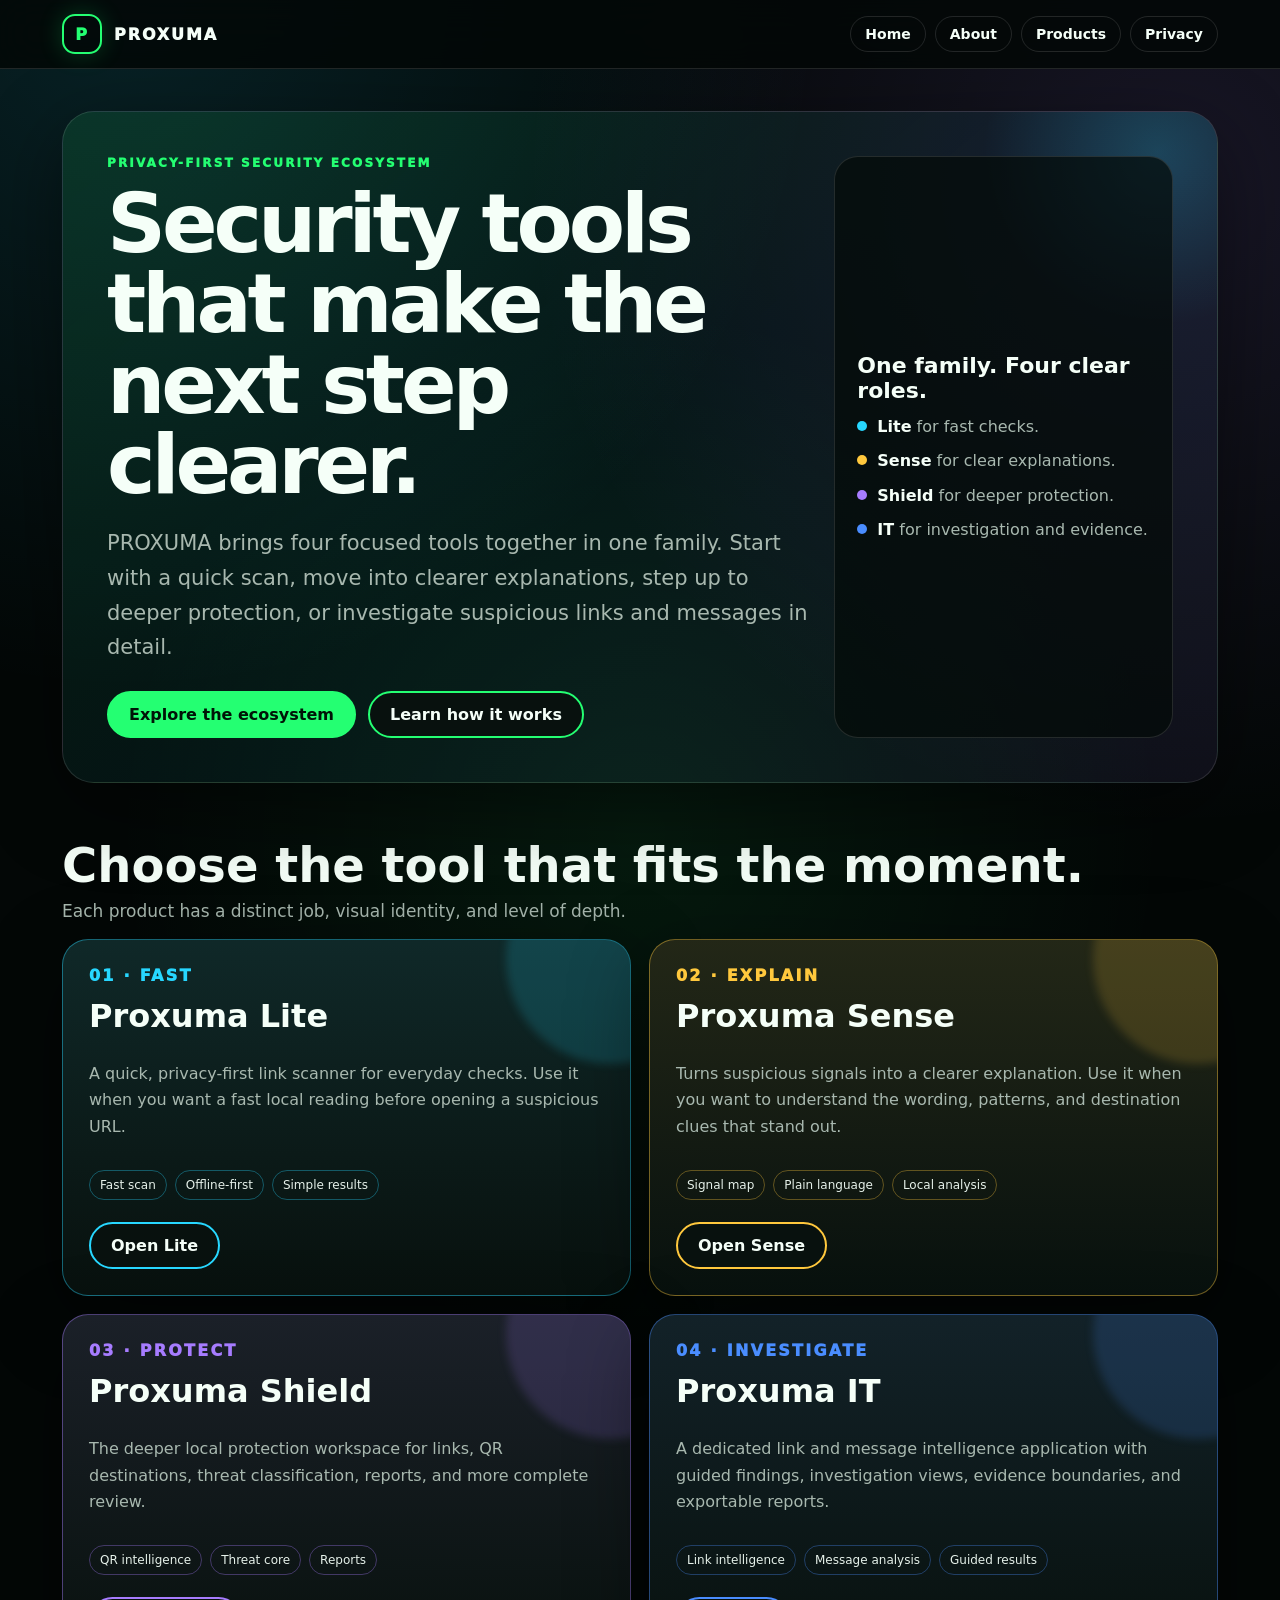
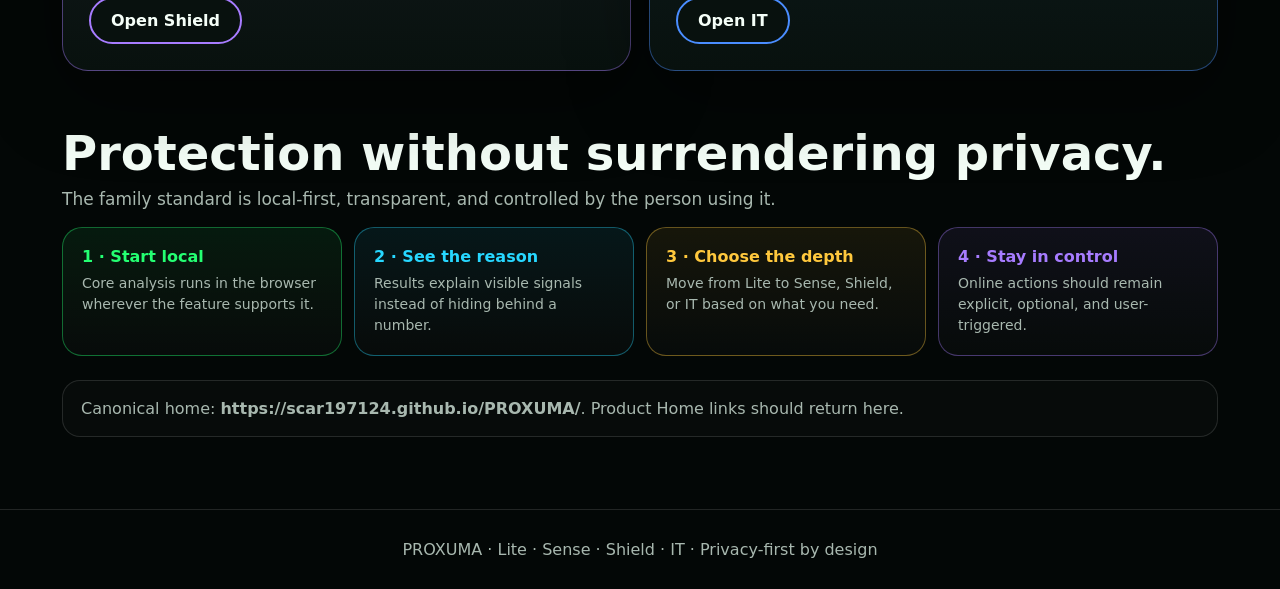
<file: index.html>
<!doctype html>
<html lang="en">
<head>
  <meta charset="utf-8">
  <meta name="viewport" content="width=device-width,initial-scale=1">
  <title>PROXUMA — Privacy-First Security Ecosystem</title>
  <meta name="description" content="PROXUMA is a privacy-first security ecosystem featuring Lite, Sense, Shield, and IT for local link, message, QR, and threat analysis.">
  <meta name="theme-color" content="#07110b">
  <link rel="canonical" href="https://scar197124.github.io/PROXUMA/">
  <meta property="og:title" content="PROXUMA — Privacy-First Security Ecosystem">
  <meta property="og:description" content="Choose the right layer of protection: Lite, Sense, Shield, or IT.">
  <meta property="og:type" content="website">
  <meta property="og:url" content="https://scar197124.github.io/PROXUMA/">
  <style>
    :root{
      --bg:#030706;--surface:#08110e;--surface-2:#0d1713;--text:#f5fff8;--muted:#a8b8af;
      --green:#24ff72;--cyan:#27d7ff;--amber:#ffc83d;--violet:#a77cff;--blue:#4a8dff;
      --line:rgba(255,255,255,.12);--shadow:0 24px 80px rgba(0,0,0,.45)
    }
    *{box-sizing:border-box}html{scroll-behavior:smooth}body{margin:0;min-height:100vh;color:var(--text);font-family:Inter,system-ui,-apple-system,BlinkMacSystemFont,"Segoe UI",sans-serif;background:
      radial-gradient(circle at 10% 0%,rgba(39,215,255,.13),transparent 28%),
      radial-gradient(circle at 92% 8%,rgba(167,124,255,.13),transparent 28%),
      radial-gradient(circle at 50% 38%,rgba(36,255,114,.08),transparent 35%),
      var(--bg)}
    a{color:inherit}header{position:sticky;top:0;z-index:20;background:rgba(3,7,6,.86);backdrop-filter:blur(18px);border-bottom:1px solid var(--line)}
    .nav{max-width:1200px;margin:auto;padding:14px 22px;display:flex;align-items:center;justify-content:space-between;gap:18px}
    .brand{display:flex;align-items:center;gap:12px;text-decoration:none;font-weight:950;letter-spacing:.12em}.mark{width:40px;height:40px;border:2px solid var(--green);border-radius:13px;display:grid;place-items:center;box-shadow:0 0 24px rgba(36,255,114,.2)}.mark:before{content:"P";color:var(--green)}
    .links{display:flex;gap:9px;flex-wrap:wrap}.links a{padding:9px 14px;border:1px solid var(--line);border-radius:999px;text-decoration:none;font-size:14px;font-weight:800}.links a:hover,.links a:focus-visible{border-color:var(--green);box-shadow:0 0 18px rgba(36,255,114,.18);outline:none}
    main{max-width:1200px;margin:auto;padding:42px 22px 72px}.hero{display:grid;grid-template-columns:minmax(0,1.35fr) minmax(280px,.65fr);gap:24px;align-items:stretch;border:1px solid var(--line);border-radius:32px;padding:44px;background:linear-gradient(140deg,rgba(36,255,114,.11),rgba(39,215,255,.06),rgba(167,124,255,.07));box-shadow:var(--shadow);overflow:hidden;position:relative}
    .hero:after{content:"";position:absolute;width:360px;height:360px;border-radius:50%;right:-120px;top:-140px;background:radial-gradient(circle,rgba(39,215,255,.2),transparent 68%)}
    .hero-copy,.hero-panel{position:relative;z-index:1}.kicker{color:var(--green);font-size:12px;font-weight:950;letter-spacing:.18em;text-transform:uppercase}.hero h1{font-size:clamp(44px,7vw,82px);line-height:.98;letter-spacing:-.05em;margin:14px 0 18px;max-width:860px}.hero p{font-size:clamp(17px,2vw,21px);line-height:1.65;color:var(--muted);max-width:760px}.hero-actions{display:flex;gap:12px;flex-wrap:wrap;margin-top:26px}.button{display:inline-flex;align-items:center;justify-content:center;text-decoration:none;border:2px solid var(--green);border-radius:999px;padding:12px 20px;font-weight:900;background:#08110e;transition:.18s ease}.button.primary{background:var(--green);color:#001407}.button:hover{transform:translateY(-2px);box-shadow:0 0 24px rgba(36,255,114,.2)}
    .hero-panel{border:1px solid var(--line);border-radius:24px;padding:22px;background:rgba(4,10,8,.7);display:flex;flex-direction:column;justify-content:center}.hero-panel h2{margin:0 0 12px;font-size:22px}.hero-panel ul{list-style:none;padding:0;margin:0;display:grid;gap:11px}.hero-panel li{display:flex;gap:10px;color:var(--muted);line-height:1.45}.hero-panel b{color:var(--text)}.dot{width:10px;height:10px;border-radius:50%;margin-top:6px;flex:0 0 auto}
    .section-head{margin:54px 0 18px}.section-head h2{font-size:clamp(30px,4vw,48px);margin:0 0 8px}.section-head p{margin:0;color:var(--muted);font-size:17px}
    .grid{display:grid;grid-template-columns:repeat(2,minmax(0,1fr));gap:18px}.card{--accent:var(--green);position:relative;overflow:hidden;border:1px solid color-mix(in srgb,var(--accent) 42%,transparent);border-radius:26px;padding:26px;background:linear-gradient(180deg,color-mix(in srgb,var(--accent) 9%,var(--surface-2)),var(--surface));box-shadow:var(--shadow);display:flex;flex-direction:column;min-height:310px;transition:.2s ease}.card:hover{transform:translateY(-3px);box-shadow:0 26px 90px rgba(0,0,0,.5),0 0 28px color-mix(in srgb,var(--accent) 18%,transparent)}.card:after{content:"";position:absolute;width:210px;height:210px;border-radius:50%;right:-86px;top:-86px;background:color-mix(in srgb,var(--accent) 16%,transparent);filter:blur(4px)}
    .card.lite{--accent:var(--cyan)}.card.sense{--accent:var(--amber)}.card.shield{--accent:var(--violet)}.card.it{--accent:var(--blue)}
    .num{color:var(--accent);font-weight:950;letter-spacing:.14em}.card h3{font-size:32px;margin:12px 0 10px}.card p{color:var(--muted);line-height:1.65;flex:1;position:relative;z-index:1}.meta{display:flex;gap:8px;flex-wrap:wrap;margin:14px 0 22px}.meta span{font-size:12px;border:1px solid color-mix(in srgb,var(--accent) 34%,transparent);border-radius:999px;padding:7px 10px;color:#e6f1ea}.card .button{align-self:flex-start;border-color:var(--accent);position:relative;z-index:2}.card .button:hover{box-shadow:0 0 24px color-mix(in srgb,var(--accent) 23%,transparent)}
    .path{display:grid;grid-template-columns:repeat(4,1fr);gap:12px}.step{--accent:var(--green);border:1px solid color-mix(in srgb,var(--accent) 38%,transparent);border-radius:20px;padding:19px;background:linear-gradient(180deg,color-mix(in srgb,var(--accent) 8%,transparent),rgba(255,255,255,.02))}.step:nth-child(2){--accent:var(--cyan)}.step:nth-child(3){--accent:var(--amber)}.step:nth-child(4){--accent:var(--violet)}.step b{display:block;color:var(--accent);margin-bottom:7px}.step span{color:var(--muted);font-size:14px;line-height:1.5}.status{margin-top:24px;border:1px solid var(--line);border-radius:18px;padding:18px;color:var(--muted);background:rgba(255,255,255,.02)}footer{border-top:1px solid var(--line);padding:30px 22px;text-align:center;color:var(--muted)}
    @media(max-width:820px){header{position:relative}.nav{flex-direction:column}.links{justify-content:center}.hero{grid-template-columns:1fr;padding:30px 22px}.grid,.path{grid-template-columns:1fr}.card{min-height:unset}}
  </style>
</head>
<body>
<header><div class="nav"><a class="brand" href="index.html" aria-label="PROXUMA ecosystem home"><span class="mark" aria-hidden="true"></span><span>PROXUMA</span></a><nav class="links" aria-label="Primary navigation"><a href="index.html">Home</a><a href="about.html">About</a><a href="#products">Products</a><a href="#privacy">Privacy</a></nav></div></header>
<main>
  <section class="hero">
    <div class="hero-copy"><div class="kicker">Privacy-first security ecosystem</div><h1>Security tools that make the next step clearer.</h1><p>PROXUMA brings four focused tools together in one family. Start with a quick scan, move into clearer explanations, step up to deeper protection, or investigate suspicious links and messages in detail.</p><div class="hero-actions"><a class="button primary" href="#products">Explore the ecosystem</a><a class="button" href="about.html">Learn how it works</a></div></div>
    <aside class="hero-panel"><h2>One family. Four clear roles.</h2><ul><li><span class="dot" style="background:var(--cyan)"></span><span><b>Lite</b> for fast checks.</span></li><li><span class="dot" style="background:var(--amber)"></span><span><b>Sense</b> for clear explanations.</span></li><li><span class="dot" style="background:var(--violet)"></span><span><b>Shield</b> for deeper protection.</span></li><li><span class="dot" style="background:var(--blue)"></span><span><b>IT</b> for investigation and evidence.</span></li></ul></aside>
  </section>

  <section id="products"><div class="section-head"><h2>Choose the tool that fits the moment.</h2><p>Each product has a distinct job, visual identity, and level of depth.</p></div><div class="grid">
    <article class="card lite"><div class="num">01 · FAST</div><h3>Proxuma Lite</h3><p>A quick, privacy-first link scanner for everyday checks. Use it when you want a fast local reading before opening a suspicious URL.</p><div class="meta"><span>Fast scan</span><span>Offline-first</span><span>Simple results</span></div><a class="button" href="lite/index.html">Open Lite</a></article>
    <article class="card sense"><div class="num">02 · EXPLAIN</div><h3>Proxuma Sense</h3><p>Turns suspicious signals into a clearer explanation. Use it when you want to understand the wording, patterns, and destination clues that stand out.</p><div class="meta"><span>Signal map</span><span>Plain language</span><span>Local analysis</span></div><a class="button" href="sense/index.html">Open Sense</a></article>
    <article class="card shield"><div class="num">03 · PROTECT</div><h3>Proxuma Shield</h3><p>The deeper local protection workspace for links, QR destinations, threat classification, reports, and more complete review.</p><div class="meta"><span>QR intelligence</span><span>Threat core</span><span>Reports</span></div><a class="button" href="shield/index.html">Open Shield</a></article>
    <article class="card it"><div class="num">04 · INVESTIGATE</div><h3>Proxuma IT</h3><p>A dedicated link and message intelligence application with guided findings, investigation views, evidence boundaries, and exportable reports.</p><div class="meta"><span>Link intelligence</span><span>Message analysis</span><span>Guided results</span></div><a class="button" href="https://scar197124.github.io/Proxuma_IT/">Open IT</a></article>
  </div></section>

  <section id="privacy"><div class="section-head"><h2>Protection without surrendering privacy.</h2><p>The family standard is local-first, transparent, and controlled by the person using it.</p></div><div class="path">
    <div class="step"><b>1 · Start local</b><span>Core analysis runs in the browser wherever the feature supports it.</span></div><div class="step"><b>2 · See the reason</b><span>Results explain visible signals instead of hiding behind a number.</span></div><div class="step"><b>3 · Choose the depth</b><span>Move from Lite to Sense, Shield, or IT based on what you need.</span></div><div class="step"><b>4 · Stay in control</b><span>Online actions should remain explicit, optional, and user-triggered.</span></div>
  </div><div class="status">Canonical home: <strong>https://scar197124.github.io/PROXUMA/</strong>. Product Home links should return here.</div></section>
</main>
<footer>PROXUMA · Lite · Sense · Shield · IT · Privacy-first by design</footer>
</body>
</html>
</file>
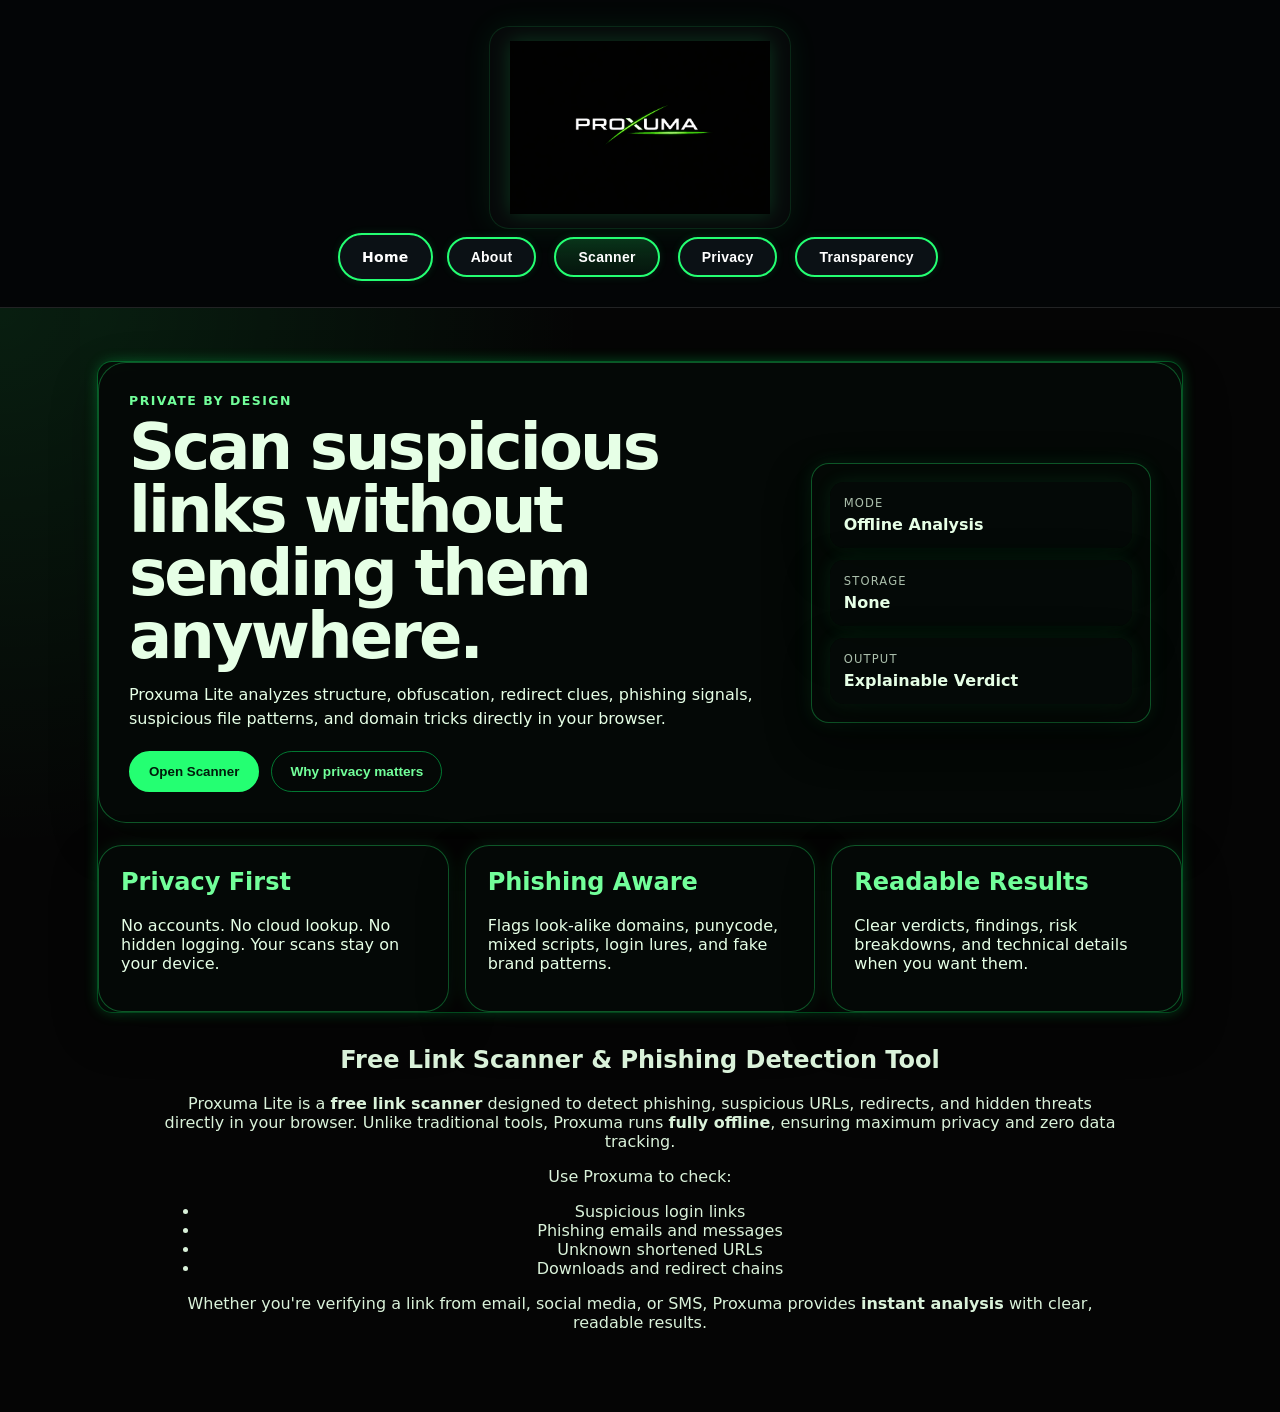
<file: lite/index.html>
<!DOCTYPE html>
<html lang="en">
<head>

<!-- === CANONICAL === -->
<link rel="canonical" href="./index.html" />

<!-- === SEO CORE === -->
<meta name="description" content="Proxuma Lite is a privacy-first offline link scanner that detects phishing, suspicious URLs, and hidden threats directly in your browser." />
<meta name="keywords" content="link scanner, phishing detection, url safety checker, offline security tool, proxuma lite" />
<meta name="author" content="Proxuma" />

<!-- === OPEN GRAPH === -->
<meta property="og:title" content="Proxuma Lite — Offline Link Intelligence" />
<meta property="og:description" content="Scan suspicious links without sending data anywhere. Privacy-first URL analysis." />
<meta property="og:type" content="website" />
<meta property="og:url" content="./index.html" />
<meta property="og:image" content="../assets/preview.png" />

<!-- === TWITTER === -->
<meta name="twitter:card" content="summary_large_image" />
<meta name="twitter:title" content="Proxuma Lite — Offline Link Scanner" />
<meta name="twitter:description" content="Detect phishing links locally. No tracking." />
<meta name="twitter:image" content="../assets/preview.png" />

<!-- === STRUCTURED DATA === -->
<script type="application/ld+json">
{
  "@context": "https://schema.org",
  "@type": "SoftwareApplication",
  "name": "Proxuma Lite",
  "applicationCategory": "SecurityApplication",
  "operatingSystem": "Web",
  "description": "A privacy-first offline URL scanner that analyzes links for phishing and threats directly in the browser.",
  "offers": {
    "@type": "Offer",
    "price": "0",
    "priceCurrency": "USD"
  }
}
</script>

  <meta charset="UTF-8" />
  <meta name="viewport" content="width=device-width, initial-scale=1.0" />
  <meta name="robots" content="index, follow" />
  <meta name="theme-color" content="#050505" />
  <meta name="version" content="main-stable-1.0.0" />
  <title>Proxuma Lite – Free Link Scanner & Phishing Detection Tool</title>
  <link rel="icon" href="../assets/favicon.ico" />
  <link rel="stylesheet" href="../shared/proxuma.theme.core.css?v=2" />
  <link rel="stylesheet" href="../shared/style.css?v=2" />

<!-- PROXUMA LITE VERCEL HARD DARK LOCK: prevents fresh Vercel/localStorage from forcing light cards -->
<script>
try { localStorage.setItem("proxuma-theme", "dark"); } catch (e) {}
</script>
<style>
  html, body.proxuma-lite, body.proxuma-lite.theme-light, body.proxuma-lite.theme-dark {
    background:#050505 !important;
    color:#e6ffe6 !important;
  }
  body.proxuma-lite {
    --px-bg:#050505 !important;
    --px-text:#e6ffe6 !important;
    --px-text-soft:#e6ffe6 !important;
    --px-border:#24ff72 !important;
    --px-surface:#050505 !important;
    --px-surface-soft:#07100b !important;
    --px-muted-surface:rgba(255,255,255,.06) !important;
    --px-accent:#24ff72 !important;
    --px-accent-soft:#72ff9a !important;
  }
  body.proxuma-lite .app-shell,
  body.proxuma-lite main {
    background:radial-gradient(circle at top left,rgba(36,255,114,.10),transparent 32%), #050505 !important;
    color:#e6ffe6 !important;
  }
  body.proxuma-lite .glass,
  body.proxuma-lite .hero-card,
  body.proxuma-lite .feature-card,
  body.proxuma-lite .section-card,
  body.proxuma-lite .scan-card,
  body.proxuma-lite .mini-stat,
  body.proxuma-lite .glass-inner,
  body.proxuma-lite .primary-concern,
  body.proxuma-lite .summary-block,
  body.proxuma-lite .findings-block,
  body.proxuma-lite .technical-details,
  body.proxuma-lite .confidence-row,
  body.proxuma-lite .risk-grid {
    background:rgba(5,10,7,.88) !important;
    color:#e6ffe6 !important;
    border-color:rgba(36,255,114,.32) !important;
    box-shadow:0 18px 45px rgba(0,0,0,.38), 0 0 18px rgba(36,255,114,.10) !important;
  }
  body.proxuma-lite input,
  body.proxuma-lite textarea,
  body.proxuma-lite select {
    background:#050505 !important;
    color:#e6ffe6 !important;
    border-color:rgba(36,255,114,.55) !important;
  }
</style>
<script src="../shared/html5-qrcode.local.js"></script>
</head>
<body class="theme-dark proxuma-lite">
<header class="px-unified-header">
  <div class="px-header-inner">
    <div class="px-logo-wrap">
      <img src="[data-uri]" class="px-logo" alt="Proxuma Lite logo">
    </div>
    <nav class="px-nav" aria-label="Proxuma Lite navigation">
      <a href="../index.html">Home</a>
      <button type="button" class="px-nav-btn" data-page="about">About</button>
      <button type="button" class="px-nav-btn active" data-page="scanner">Scanner</button>
      <button type="button" class="px-nav-btn" data-page="privacy">Privacy</button>
      <button type="button" class="px-nav-btn" data-page="transparency">Transparency</button>
    </nav>
  </div>
</header>
<style>
/* PROXUMA FAMILY HEADER LOCK v10.9
   Master reference: Proxuma Shield header.
   Green: #24ff72
   Apply same measurements to Lite, Sense, and Shield.
*/
:root{--proxuma-family-green:#24ff72;}
.px-unified-header{
  position:relative !important;
  top:auto !important;
  z-index:10;
  background:rgba(4,6,7,.86) !important;
  backdrop-filter:blur(16px);
  border-bottom:1px solid rgba(255,255,255,.12) !important;
  text-align:center;
}
.px-header-inner{
  max-width:1500px;
  margin:auto;
  padding:10px 20px;
  display:flex;
  flex-direction:column;
  gap:6px;
  align-items:center;
  justify-content:center;
}
.px-logo-wrap{
  display:flex;
  align-items:center;
  justify-content:center;
  gap:12px;
  background:rgba(255,255,255,0.02);
  padding:14px 20px;
  border-radius:20px;
  border:1px solid rgba(36,255,114,0.12);
  box-shadow:0 0 30px rgba(36,255,114,0.08);
}
.px-logo{
  width:260px !important;
  max-width:100%;
  height:auto;
  object-fit:contain;
  filter:drop-shadow(0 0 10px rgba(36,255,114,.18));
  display:block;
  margin:0 auto;
}
.px-nav{
  display:flex !important;
  justify-content:center !important;
  gap:10px !important;
  flex-wrap:wrap !important;
  margin-top:-2px !important;
  border:0 !important;
  border-radius:0 !important;
  overflow:visible !important;
  max-width:none !important;
  grid-template-columns:none !important;
}
.px-nav a,.px-nav button,.px-nav-btn{
  border:2px solid var(--proxuma-family-green) !important;
  background:#0b1115 !important;
  color:#ffffff !important;
  border-radius:999px !important;
  padding:10px 22px !important;
  cursor:pointer;
  font-weight:700 !important;
  letter-spacing:.02em;
  box-shadow:0 0 8px rgba(36,255,114,.12);
  transition:.2s ease;
  text-decoration:none !important;
  display:inline-flex !important;
  align-items:center;
  justify-content:center;
  font-size:14px !important;
  line-height:1.15 !important;
  min-height:0 !important;
  width:auto !important;
}
.px-nav a:hover,.px-nav button:hover,.px-nav-btn:hover,
.px-nav a.active,.px-nav button.active,.px-nav-btn.active{
  border-color:var(--proxuma-family-green) !important;
  box-shadow:0 0 18px rgba(36,255,114,.25);
  color:#fff !important;
  background:linear-gradient(180deg,rgba(36,255,114,.18),rgba(36,255,114,.06)) !important;
}
@media(max-width:768px){
  .px-logo{width:190px !important;}
  .px-nav{gap:8px !important;width:100%;}
  .px-nav a,.px-nav button,.px-nav-btn{padding:8px 16px !important;font-size:14px !important;}
  .px-header-inner{padding:8px 12px;gap:4px;}
}



/* PROXUMA v12.24 — Button Lubrication Pass */
:where(button,a,.btn,.chip,.pill-btn,.scanBtn,.clear,.explainBtn,.action-btn,.nav button){
  -webkit-tap-highlight-color:rgba(36,255,114,.20);
}
:where(button,.btn,.chip,.pill-btn,.scanBtn,.clear,.explainBtn,.action-btn,.nav button){
  cursor:pointer;
  touch-action:manipulation;
  user-select:none;
  transition:transform .16s ease,box-shadow .16s ease,border-color .16s ease,background .16s ease,color .16s ease,opacity .16s ease;
}
:where(button,.btn,.chip,.pill-btn,.scanBtn,.clear,.explainBtn,.action-btn,.nav button):hover:not(:disabled){
  transform:translateY(-1px);
  box-shadow:0 0 0 1px rgba(36,255,114,.18),0 8px 20px rgba(0,0,0,.26),0 0 16px rgba(36,255,114,.12);
}
:where(button,.btn,.chip,.pill-btn,.scanBtn,.clear,.explainBtn,.action-btn,.nav button):active:not(:disabled){
  transform:translateY(1px) scale(.985);
  box-shadow:0 0 0 1px rgba(36,255,114,.12),0 4px 12px rgba(0,0,0,.24);
}
:where(a,button,input,textarea,select):focus-visible{
  outline:3px solid rgba(36,255,114,.82);
  outline-offset:3px;
  box-shadow:0 0 0 5px rgba(36,255,114,.14);
}
:where(button,.btn,.chip,.pill-btn,.scanBtn,.clear,.explainBtn,.action-btn,.nav button):disabled{
  opacity:.55;
  cursor:not-allowed;
  transform:none!important;
}
@media(max-width:720px){
  :where(button,.btn,.chip,.pill-btn,.scanBtn,.clear,.explainBtn,.action-btn,.nav button){min-height:44px;}
}
@media(prefers-reduced-motion:reduce){
  :where(button,.btn,.chip,.pill-btn,.scanBtn,.clear,.explainBtn,.action-btn,.nav button){transition:none!important;}
  :where(button,.btn,.chip,.pill-btn,.scanBtn,.clear,.explainBtn,.action-btn,.nav button):hover,
  :where(button,.btn,.chip,.pill-btn,.scanBtn,.clear,.explainBtn,.action-btn,.nav button):active{transform:none!important;}
}
</style>

  <div class="app-shell">
    

    <main class="main-wrap">
      <section id="home" class="page-section active-page">
        <div class="hero-card glass">
          <div class="hero-copy">
            <p class="eyebrow">Private by design</p>
            <h1>Scan suspicious links without sending them anywhere.</h1>
            <p class="lead">
              Proxuma Lite analyzes structure, obfuscation, redirect clues, phishing signals,
              suspicious file patterns, and domain tricks directly in your browser.
            </p>

            <div class="hero-actions">
              <button class="primary-button" data-page="scanner">Open Scanner</button>
              <button class="secondary-button" data-page="about">Why privacy matters</button>
            </div>
          </div>

          <div class="hero-panel glass-inner">
            <div class="mini-stat">
              <span class="mini-label">Mode</span>
              <strong>Offline Analysis</strong>
            </div>
            <div class="mini-stat">
              <span class="mini-label">Storage</span>
              <strong>None</strong>
            </div>
            <div class="mini-stat">
              <span class="mini-label">Output</span>
              <strong>Explainable Verdict</strong>
            </div>
          </div>
        </div>

        <div class="feature-grid">
          <article class="glass feature-card">
            <h2><span class="highlight-green">Privacy First</span></h2>
            <p>No accounts. No cloud lookup. No hidden logging. Your scans stay on your device.</p>
          </article>
          <article class="glass feature-card">
            <h2><span class="highlight-green">Phishing Aware</span></h2>
            <p>Flags look-alike domains, punycode, mixed scripts, login lures, and fake brand patterns.</p>
          </article>
          <article class="glass feature-card">
            <h2><span class="highlight-green">Readable Results</span></h2>
            <p>Clear verdicts, findings, risk breakdowns, and technical details when you want them.</p>
          </article>
        </div>
      </section>

      <section id="about" class="page-section">
        <div class="glass section-card">
          <h1><span class="highlight-green">About Proxuma Lite</span></h1>
          <p class="lead">
            Proxuma Lite is a local browser-based link analyzer designed to help you inspect URLs
            without uploading them to a remote service.
          </p>

          <div class="two-col">
            <div>
              <h2><span class="highlight-green">What it checks</span></h2>
              <ul class="feature-list">
                <li>Protocol safety and suspicious schemes</li>
                <li>Domain structure, spoofing, and obfuscation</li>
                <li>Encoded or hidden redirect behavior</li>
                <li>Login, billing, verification, and scam language</li>
                <li>Dangerous file extensions and double-extension tricks</li>
              </ul>
            </div>
            <div>
              <h2>What it does not do</h2>
              <ul class="feature-list">
                <li>It does not open the URL for you</li>
                <li>It does not contact a server to scan</li>
                <li>It does not guarantee a link is safe</li>
                <li>It does not store your scan history</li>
              </ul>
            </div>
          </div>

          <div class="privacy-banner">
            <strong>Privacy:</strong> Proxuma Lite runs analysis locally in your browser session.
            URLs are not sent anywhere by this app.
          </div>
        </div>
      </section>

      <section id="scanner" class="page-section">
        <div class="glass section-card">
          <div class="scanner-head">
            <div>
              <h1><span class="highlight-green">Scanner</span></h1>
              <p class="lead">Paste a URL below. Analysis runs locally in your browser.</p>
              <div class="offline-indicator" role="status" aria-live="polite"><span class="offline-dot"></span>Inspection without exposure · No scan data transmitted</div>
            </div>
            
    <div class="sample-threats-wrap">
      <div class="mini-label">Try Example Threats</div>
      
<div class="sample-chip-row">
<button class="sample-chip safe-chip" data-sample="https://www.rbcroyalbank.com">Safe Example</button>
<button class="sample-chip caution-chip" data-sample="https://secure-update-account.com/login-help">Caution Example</button>
<button class="sample-chip" data-sample="https://secure-login-paypal.ru/account-verify?redirect=aHR0cHM6Ly9ldmlsLmNvbQ==">Phishing Redirect</button>
<button class="sample-chip" data-sample="https://bit.ly/free-prize-claim">URL Shortener</button>
<button class="sample-chip" data-sample="http://185.22.91.14/update-login">Raw IP Attack</button>
<button class="sample-chip" data-sample="https://xn--pple-43d.com/login">Punycode Attack</button>
</div>
</div>

    
          </div>

          <div class="scanner-input-row">
            <div class="input-wrap"><input
              type="text"
              id="scanInput"
              placeholder="https://example.com/suspicious-link"
              autocomplete="off"
              spellcheck="false"
            /><button id="clearInputButton" class="input-clear-btn" type="button">✕</button></div>
            <button id="scanButton" class="primary-button" type="button">Analyze Link</button>
          </div>

          <div class="scanner-helper-row">
<button id="qrToggleButton" class="secondary-button" type="button" aria-expanded="false">Show QR Scanner</button>
            <button id="copyCurrentButton" class="secondary-button" type="button">Copy current URL</button>
            <span id="statusText" class="status-text">System ready. Local inspection standing by.</span>
          </div>

          <div id="qrScannerWrap" style="display:none;margin-top:10px;">
<div id="qrReader" style="width:100%;max-width:420px;"></div>
</div>
<div id="scanCard" class="scan-card scan-card-empty glass">
            <p class="empty-text">Analyze a URL to reveal risk score, signals, and simple next steps.</p>
          </div>
        </div>
      </section>
    

      <section id="privacy" class="page-section">
        <div class="glass section-card">
          <h1><span class="highlight-green">Privacy</span></h1>
          <p class="lead">Proxuma Lite is designed to inspect links locally in your browser. Your scan text is not sent by this app for cloud processing.</p>
          <ul class="feature-list">
            <li>No account required</li>
            <li>No hidden scan upload</li>
            <li>No remote lookup required for the Lite scanner</li>
            <li>Designed for private, everyday link checks</li>
          </ul>
        </div>
      </section>

      <section id="transparency" class="page-section">
        <div class="glass section-card">
          <h1><span class="highlight-green">Transparency</span></h1>
          <p class="lead">Proxuma Lite shows visible signals such as suspicious URL structure, phishing language, encoded characters, shorteners, direct IPs, and domain tricks.</p>
          <ul class="feature-list">
            <li>Readable findings instead of mystery scores</li>
            <li>Clear risk indicators</li>
            <li>Local-first analysis</li>
            <li>No scanner can guarantee safety, but Proxuma helps you pause before clicking</li>
          </ul>
        </div>
      </section>

<section class="seo-section">
  <h2>Free Link Scanner & Phishing Detection Tool</h2>

  <p>
    Proxuma Lite is a <strong>free link scanner</strong> designed to detect phishing,
    suspicious URLs, redirects, and hidden threats directly in your browser.
    Unlike traditional tools, Proxuma runs <strong>fully offline</strong>, ensuring
    maximum privacy and zero data tracking.
  </p>

  <p>
    Use Proxuma to check:
  </p>

  <ul>
    <li>Suspicious login links</li>
    <li>Phishing emails and messages</li>
    <li>Unknown shortened URLs</li>
    <li>Downloads and redirect chains</li>
  </ul>

  <p>
    Whether you're verifying a link from email, social media, or SMS,
    Proxuma provides <strong>instant analysis</strong> with clear,
    readable results.
  </p>
</section>

</main>
  </div>

  <script src="../shared/proxuma.security.js"></script>
  <script src="../shared/proxuma.clean.js"></script>
  <script src="../shared/proxuma.ui.js"></script>

<script>
document.addEventListener("DOMContentLoaded",()=>{
  const input=document.getElementById("scanInput");
  const clearBtn=document.getElementById("clearInputButton");
  document.querySelectorAll(".sample-chip").forEach(btn=>{
    btn.addEventListener("click",()=>{
      input.value=btn.dataset.sample;
      input.focus();
      const status=document.getElementById("statusText");
      if(status){status.textContent="Loaded: "+btn.textContent+" example";}
    });
  });
  clearBtn?.addEventListener("click",()=>{
    input.value="";
    input.focus();
    const card=document.getElementById("scanCard");
    if(card){card.innerHTML='<p class="empty-text">Analyze a URL to reveal risk score, signals, and simple next steps.</p>';}
  });
});
</script>


<script>
/* SAFE LITE BRAND PATCH
   Uses Sense-style exact domain validation.
   UI untouched. Navigation untouched.
*/
const knownBrands={
  paypal:['paypal.com','paypal.ca'], apple:['apple.com'], amazon:['amazon.com','amazon.ca'], google:['google.com'],
  microsoft:['microsoft.com','live.com','office.com'], rbc:['rbcroyalbank.com','rbc.com'], netflix:['netflix.com'],
  facebook:['facebook.com'], instagram:['instagram.com']
};

function proxumaTrustedBrandHost(hostname){
  const normalized = hostname.replace(/^www\./,'').toLowerCase();
  for (const brand in knownBrands){
    if(knownBrands[brand].includes(normalized)){
      return true;
    }
  }
  return false;
}

// intercept legacy brand scoring
const originalLiteAnalyze = window.analyzeUrl || window.runScan;
window.addEventListener("load", function(){
  const originalRun = window.runScan;
  if(typeof originalRun === "function"){
    window.runScan = function(){
      const input = document.getElementById("scanInput");
      if(input){
        try {
          const host = new URL(input.value.trim()).hostname;
          if(proxumaTrustedBrandHost(host)){
            console.log("Trusted brand detected — bypassing false impersonation penalty:", host);
            // temporary marker consumed by legacy logic if present
            window.__PROXUMA_TRUSTED_BRAND__ = true;
          } else {
            window.__PROXUMA_TRUSTED_BRAND__ = false;
          }
        } catch(e){
          window.__PROXUMA_TRUSTED_BRAND__ = false;
        }
      }
      return originalRun.apply(this, arguments);
    }
  }
});
</script>




<script>
/* PROXUMA LITE EMERGENCY HEADER HARD-LOCK v12.1
   Purpose: prevent older shared UI scripts or stale header fragments from restoring
   Lite / Sense / Shield buttons inside the Lite app.
*/
(function(){
  const FAMILY_GREEN = '#24ff72';
  const HOME_URL = '../index.html';
  const NAV_HTML = `
    <a href="../index.html" class="px-nav-link">Home</a>
    <button type="button" class="px-nav-btn" data-page="about">About</button>
    <button type="button" class="px-nav-btn active" data-page="scanner">Scanner</button>
    <button type="button" class="px-nav-btn" data-page="privacy">Privacy</button>
    <button type="button" class="px-nav-btn" data-page="transparency">Transparency</button>
  `;

  function applyHeaderLock(){
    const header = document.querySelector('.px-unified-header');
    if(!header) return;

    header.classList.add('px-family-header-locked');
    header.style.position = 'relative';
    header.style.top = 'auto';
    header.style.background = 'rgba(4,6,7,.86)';
    header.style.borderBottom = '1px solid rgba(255,255,255,.12)';
    header.style.textAlign = 'center';

    let nav = header.querySelector('.px-nav');
    if(!nav){
      nav = document.createElement('nav');
      nav.className = 'px-nav';
      nav.setAttribute('aria-label','Proxuma Lite navigation');
      header.appendChild(nav);
    }

    const current = nav.textContent.replace(/\s+/g,' ').trim().toLowerCase();
    if(current.includes('lite') || current.includes('sense') || current.includes('shield') || !current.includes('privacy') || !current.includes('transparency')){
      nav.innerHTML = NAV_HTML;
    }

    nav.style.display = 'flex';
    nav.style.justifyContent = 'center';
    nav.style.gap = '10px';
    nav.style.flexWrap = 'wrap';
    nav.style.marginTop = '-2px';

    nav.querySelectorAll('a,button').forEach(function(btn){
      btn.style.border = '2px solid ' + FAMILY_GREEN;
      btn.style.background = '#0b1115';
      btn.style.color = '#ffffff';
      btn.style.borderRadius = '999px';
      btn.style.padding = window.matchMedia('(max-width:768px)').matches ? '8px 16px' : '10px 22px';
      btn.style.cursor = 'pointer';
      btn.style.fontWeight = '700';
      btn.style.letterSpacing = '.02em';
      btn.style.fontSize = '14px';
      btn.style.lineHeight = '1.1';
      btn.style.minHeight = '0';
      btn.style.textDecoration = 'none';
      btn.style.boxShadow = '0 0 8px rgba(36,255,114,.12)';
    });
  }

  function showLitePage(pageId){
    if(!pageId) return;
    document.querySelectorAll('.page-section').forEach(function(section){
      section.classList.toggle('active-page', section.id === pageId);
    });
    document.querySelectorAll('.px-nav [data-page]').forEach(function(btn){
      btn.classList.toggle('active', btn.getAttribute('data-page') === pageId);
      if(btn.classList.contains('active')){
        btn.style.boxShadow = '0 0 18px rgba(36,255,114,.25)';
        btn.style.background = 'linear-gradient(180deg,rgba(36,255,114,.18),rgba(36,255,114,.06))';
      } else {
        btn.style.boxShadow = '0 0 8px rgba(36,255,114,.12)';
        btn.style.background = '#0b1115';
      }
    });
    window.scrollTo({top:0, behavior:'smooth'});
  }

  document.addEventListener('click', function(e){
    const target = e.target.closest('[data-page]');
    if(!target) return;
    const page = target.getAttribute('data-page');
    if(document.getElementById(page)){
      e.preventDefault();
      applyHeaderLock();
      showLitePage(page);
    }
  }, true);

  document.addEventListener('DOMContentLoaded', function(){
    applyHeaderLock();
    showLitePage('scanner');
    const header = document.querySelector('.px-unified-header');
    if(header){
      new MutationObserver(function(){ applyHeaderLock(); }).observe(header, {childList:true, subtree:true, characterData:true});
    }
  });
  window.addEventListener('load', function(){
    applyHeaderLock();
    showLitePage('scanner');
    setTimeout(applyHeaderLock, 250);
    setTimeout(applyHeaderLock, 900);
    setTimeout(applyHeaderLock, 1800);
  });
})();
</script>

</body>
</html>
</file>
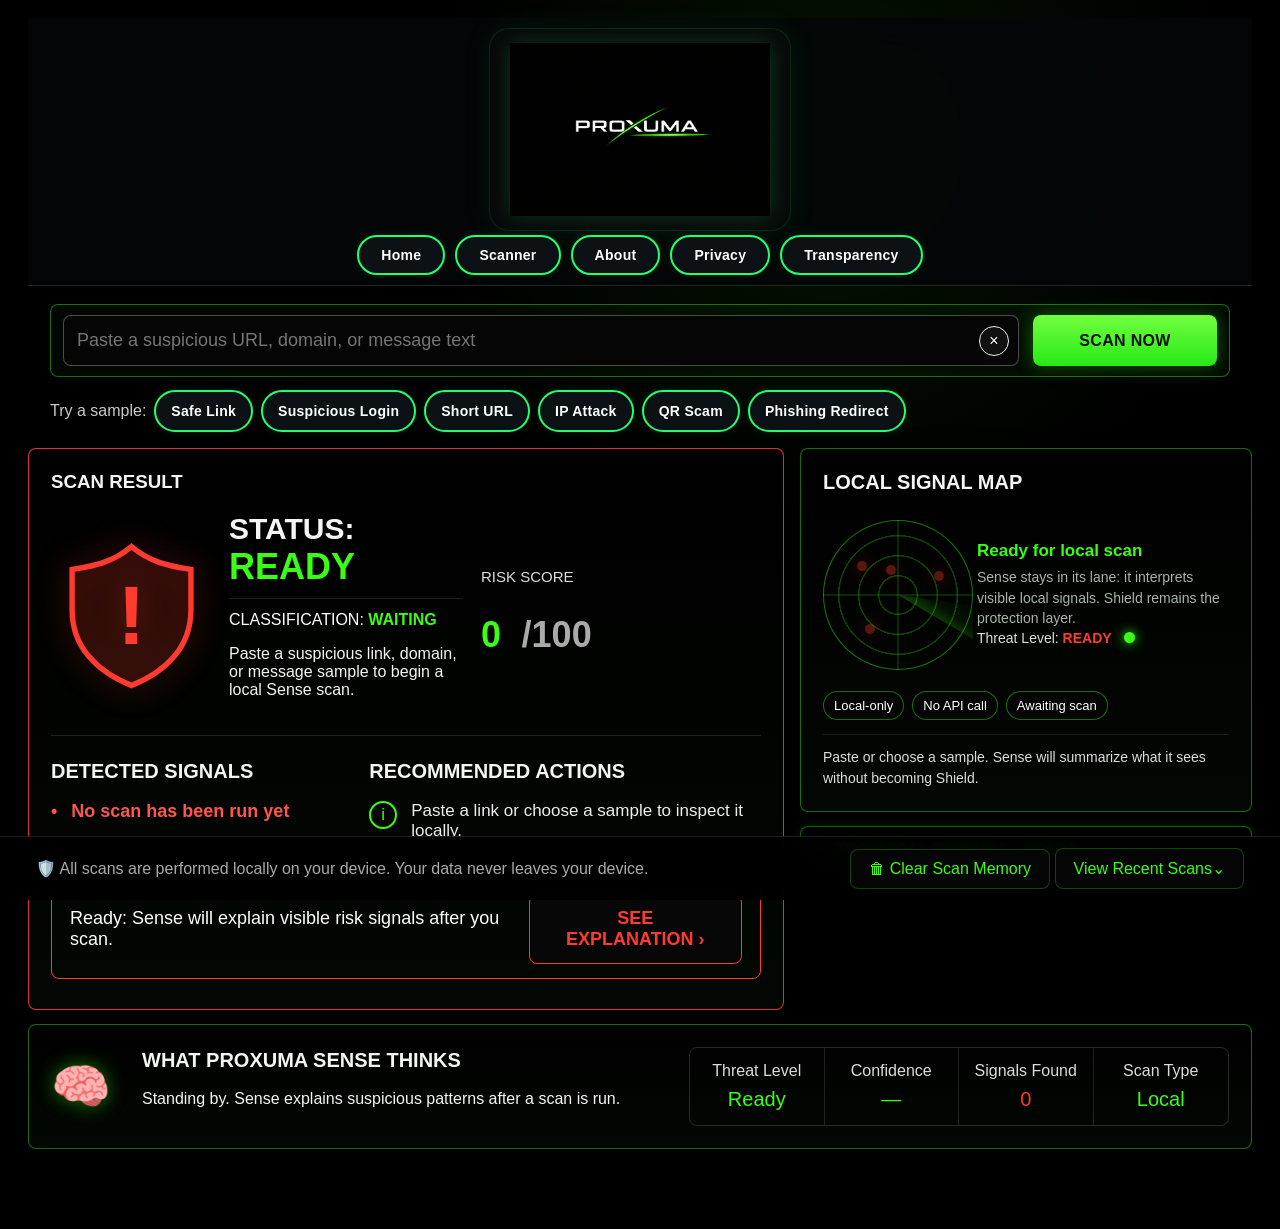
<file: sense/index.html>
<!DOCTYPE html>
<html lang="en">
<head>
<meta charset="UTF-8" />
<meta name="viewport" content="width=device-width, initial-scale=1.0" />
<title>Proxuma Sense</title>
<style>
:root{
  --neon:#39ff14;--bg:#030503;--panel:#060806;--panel2:#090d09;--text:#f3f6f3;--soft:#a8b5a8;
  --red:#ff3b2f;--orange:#ffb000;--line:rgba(57,255,20,.42);--glass:rgba(0,0,0,.72)
}
*{box-sizing:border-box}body{margin:0;background:radial-gradient(circle at 65% 12%,rgba(57,255,20,.08),transparent 30%),#000;color:var(--text);font-family:Arial,Helvetica,sans-serif;min-height:100vh}button,input{font:inherit}.app{max-width:1500px;margin:auto;padding:18px 28px 80px}.topbar{display:flex;flex-direction:column;align-items:center;justify-content:center;gap:8px;border-bottom:1px solid rgba(57,255,20,.22);padding-bottom:10px}
.logo{justify-content:center}
.nav{margin:0 auto}.logo{display:flex;align-items:center;gap:10px}.logo img{width:180px;max-width:100%;height:auto;filter:drop-shadow(0 0 10px rgba(57,255,20,.35))}.nav{display:grid;grid-template-columns:repeat(4,1fr);border:1px solid rgba(255,255,255,.2);border-radius:8px;overflow:hidden;max-width:730px;margin-left:auto}.nav button,.nav a{background:#050505;color:#fff;border:1px solid rgba(57,255,20,.35);border-right:1px solid rgba(255,255,255,.18);border-radius:8px;padding:10px 14px;cursor:pointer;text-decoration:none;text-align:center;display:flex;align-items:center;justify-content:center}.nav button:last-child,.nav a:last-child{border-right:0}.nav button.active,.nav a.active{background:rgba(57,255,20,.16);color:var(--neon);box-shadow:inset 0 0 0 1px var(--neon)}.section{display:none}.section.active{display:block}.scanbar{margin-top:20px;border:1px solid var(--line);border-radius:8px;padding:12px 96px 12px 14px;display:grid;grid-template-columns:1fr 230px;gap:26px;position:relative;background:rgba(57,255,20,.03)}.inputwrap{position:relative}input{width:100%;background:#050505;border:1px solid rgba(255,255,255,.28);border-radius:8px;color:#fff;padding:18px 56px 18px 14px;font-size:21px;outline:none}input:focus{border-color:var(--neon);box-shadow:0 0 0 2px rgba(57,255,20,.12)}.clear{position:absolute;right:12px;top:50%;transform:translateY(-50%);width:34px;height:34px;border-radius:50%;border:1px solid #eee;background:#111;color:#fff;cursor:pointer}.scanBtn{border:0;border-radius:8px;background:linear-gradient(180deg,#71ff3f,#28e915);color:#031103;font-weight:800;font-size:18px;cursor:pointer;box-shadow:0 0 18px rgba(57,255,20,.35)}.samples{display:flex;align-items:center;gap:10px;flex-wrap:wrap;margin:16px 0 18px 16px;color:#c6cbc6}.chip{border:2px solid var(--proxuma-family-green)!important;color:#fff!important;background:#0b1115!important;border-radius:999px!important;padding:10px 22px!important;cursor:pointer;font-weight:700!important;letter-spacing:.02em;box-shadow:0 0 8px rgba(36,255,114,.12);transition:.2s ease;display:inline-flex;align-items:center;justify-content:center}.chip:hover,.chip:focus{border-color:var(--proxuma-family-green)!important;box-shadow:0 0 18px rgba(36,255,114,.25);background:linear-gradient(180deg,rgba(36,255,114,.18),rgba(36,255,114,.06))!important;color:#fff!important;outline:none}.grid{display:grid;grid-template-columns:1fr 452px;gap:16px}.card{background:linear-gradient(180deg,rgba(0,0,0,.88),rgba(3,8,3,.9));border:1px solid var(--line);border-radius:8px;padding:22px;box-shadow:0 0 18px rgba(0,0,0,.55)}.result{border-color:rgba(255,59,47,.88);min-height:562px}.resultTop{display:grid;grid-template-columns:160px 1fr 280px;gap:18px;align-items:center;border-bottom:1px solid rgba(255,255,255,.12);padding-bottom:20px}.shield{width:135px;height:150px;margin:auto;filter:drop-shadow(0 0 16px rgba(255,59,47,.45))}.status h2{font-size:30px;margin:0 0 10px}.status .word{color:var(--red);font-size:36px}.subline{border-top:1px solid rgba(255,255,255,.12);padding-top:12px;color:#fff}.scoreLabel{font-size:15px;color:#ddd}.scoreNum{font-size:74px;color:var(--red);font-weight:900;line-height:1}.scoreNum span{font-size:36px;color:#aaa}.cols{display:grid;grid-template-columns:1fr 1.35fr;gap:28px;margin-top:16px;padding-top:8px}.cols h3,.right h3,.think h3{margin:0 0 18px;font-size:20px}.signals ul,.actions ul{list-style:none;padding:0;margin:0}.signals li{margin:13px 0;color:#ff554c;font-weight:700;font-size:18px}.signals li:before{content:'•';margin-right:14px}.actions li{display:flex;gap:14px;align-items:flex-start;margin:14px 0;color:#eee;font-size:17px}.ico{width:28px;height:28px;display:inline-grid;place-items:center;border-radius:50%;border:2px solid var(--neon);color:var(--neon);flex:0 0 auto}.ico.red{border-color:var(--red);color:var(--red)}.ico.orange{border-color:var(--orange);color:var(--orange)}.riskBox{margin-top:24px;border:1px solid var(--red);border-radius:8px;padding:14px 18px;display:flex;justify-content:space-between;gap:14px;align-items:center;color:#fff;font-size:18px}.explainBtn{border:1px solid var(--red);background:#070707;color:var(--red);border-radius:8px;padding:13px 22px;font-weight:800}.radarCard{min-height:0}.signalMap{display:grid;grid-template-columns:138px 1fr;gap:16px;align-items:center}.radarBox{height:138px;display:grid;place-items:center;position:relative}.radarCircle{width:128px;height:128px;border-radius:50%;border:1px solid rgba(57,255,20,.45);position:relative;background:repeating-radial-gradient(circle,transparent 0 18px,rgba(57,255,20,.26) 19px 20px),linear-gradient(90deg,transparent 49.5%,rgba(57,255,20,.48) 50%,transparent 50.5%),linear-gradient(0deg,transparent 49.5%,rgba(57,255,20,.48) 50%,transparent 50.5%)}.sweep{position:absolute;left:50%;top:50%;width:64px;height:42px;transform-origin:0 0;background:linear-gradient(35deg,rgba(57,255,20,.72),rgba(57,255,20,.05) 65%,transparent);clip-path:polygon(0 0,100% 25%,100% 100%);animation:spin 2.5s linear infinite}.dot{position:absolute;width:10px;height:10px;border-radius:50%;background:var(--red);box-shadow:0 0 15px var(--red);opacity:.35}.dot.active{opacity:1}.d1{left:33px;top:40px}.d2{left:62px;top:44px}.d3{right:28px;top:50px}.d4{left:41px;bottom:35px}@keyframes spin{to{transform:rotate(360deg)}}.level{color:#ddd;font-size:14px;line-height:1.45}.level b{color:var(--red)}.signalHeadline{font-size:17px;font-weight:900;color:#fff;margin:0 0 6px}.signalSub{color:var(--soft);font-size:14px;line-height:1.45;margin:0}.signalChips{display:flex;flex-wrap:wrap;gap:8px;margin-top:14px}.signalChip{border:1px solid rgba(57,255,20,.42);background:#050505;color:#fff;border-radius:999px;padding:7px 10px;font-size:13px;line-height:1}.signalChip.warn{border-color:rgba(255,176,0,.7);color:#ffcf55}.signalChip.bad{border-color:rgba(255,59,47,.75);color:#ff7169}.signalReason{border-top:1px solid rgba(255,255,255,.1);margin-top:14px;padding-top:12px;color:#ddd;font-size:14px;line-height:1.5}.findings{min-height:0}.findings li{margin:10px 0;color:#ddd}.findings .ok{color:var(--neon);margin-right:14px}.findings .warn{color:var(--orange);margin-right:14px}
.findings{transition:border-color .2s ease, box-shadow .2s ease, background .2s ease;}
.findings-safe{border-color:rgba(57,255,20,.38)!important;box-shadow:0 0 14px rgba(57,255,20,.10)!important;}
.findings-caution{border-color:rgba(255,176,0,.75)!important;box-shadow:0 0 18px rgba(255,176,0,.16)!important;}
.findings-risky{border-color:rgba(255,59,47,.82)!important;box-shadow:0 0 20px rgba(255,59,47,.20)!important;}
.findings-critical{border-color:rgba(255,38,38,.98)!important;box-shadow:0 0 26px rgba(255,38,38,.30)!important;background:linear-gradient(180deg,rgba(32,0,0,.92),rgba(10,0,0,.90))!important;}
.findings-invalid{border-color:rgba(170,170,170,.70)!important;box-shadow:0 0 14px rgba(170,170,170,.12)!important;}
.findings .bad{color:var(--red);margin-right:14px;font-weight:900;}
.findings .critical{color:#ff2626;margin-right:14px;font-weight:900;text-shadow:0 0 10px rgba(255,38,38,.35);}
.note.safe{color:var(--neon)!important}.note.caution{color:var(--orange)!important}.note.risky,.note.critical{color:var(--red)!important}.note.invalid{color:#bbb!important}
.note{color:var(--neon);line-height:1.5;margin-top:14px}.think{margin-top:14px;display:grid;grid-template-columns:1fr 540px;gap:22px;align-items:center}.brain{display:grid;grid-template-columns:75px 1fr;gap:16px;align-items:center}.brainIcon{font-size:48px;color:var(--neon);filter:drop-shadow(0 0 10px rgba(57,255,20,.45))}.stats{display:grid;grid-template-columns:repeat(4,1fr);border:1px solid rgba(255,255,255,.15);border-radius:8px;overflow:hidden}.stat{padding:14px;text-align:center;border-right:1px solid rgba(255,255,255,.12);color:#ddd}.stat:last-child{border-right:0}.stat div{font-size:20px;margin-top:8px;color:var(--neon)}.stat .bad{color:var(--red)}.bottom{position:fixed;bottom:0;left:0;right:0;background:rgba(0,0,0,.92);border-top:1px solid rgba(255,255,255,.12);padding:11px 36px;display:flex;justify-content:space-between;align-items:center;color:#aaa;backdrop-filter:blur(8px)}.bottom button{background:#050505;color:var(--neon);border:1px solid rgba(57,255,20,.25);border-radius:8px;padding:10px 18px}.pagePanel{max-width:1000px;margin:48px auto}.pagePanel h1{color:var(--neon)}.pagePanel p,.pagePanel li{font-size:18px;line-height:1.6;color:#d4ddd4}.hidden{display:none!important}@media(max-width:980px){.topbar{grid-template-columns:1fr}.nav{margin:0;max-width:none}.scanbar{grid-template-columns:1fr;padding-right:14px}.grid,.think,.resultTop,.cols{grid-template-columns:1fr}.resultTop{text-align:center}.bottom{position:static;margin-top:20px;flex-direction:column;gap:10px}.app{padding:14px}.logo img{width:210px}}

@media(max-width:600px){
  .nav{
    grid-template-columns:repeat(2,1fr);
    max-width:100%;
  }

  .scanbar{
    grid-template-columns:1fr;
    padding:12px;
    gap:12px;
  }

  input{
    font-size:16px;
    padding:14px 45px 14px 12px;
  }

  .scanBtn{
    width:100%;
  }

  .radarCard{
    height:auto;
  }

  .radarCircle{
    width:170px;
    height:170px;
  }

  .think{
    grid-template-columns:1fr;
  }

  .stats{
    grid-template-columns:repeat(2,1fr);
  }

  .result{
    min-height:auto;
  }

  .findings details,
  .think{
    margin-top:12px;
  }
}



/* PROXUMA SENSE FAMILY HEADER LOCK v10.9 */
:root{--proxuma-family-green:#24ff72;}
.topbar.px-unified-header{position:relative!important;top:auto!important;z-index:10;background:rgba(4,6,7,.86)!important;backdrop-filter:blur(16px);border-bottom:1px solid rgba(255,255,255,.12)!important;text-align:center;padding:0!important;display:block!important;}
.px-header-inner{max-width:1500px;margin:auto;padding:10px 20px;display:flex;flex-direction:column;gap:6px;align-items:center;justify-content:center;}
.logo.px-logo-wrap{display:flex;align-items:center;justify-content:center;gap:12px;background:rgba(255,255,255,0.02);padding:14px 20px;border-radius:20px;border:1px solid rgba(36,255,114,0.12);box-shadow:0 0 30px rgba(36,255,114,0.08);}
.logo.px-logo-wrap img,.px-logo{width:260px!important;max-width:100%;height:auto;object-fit:contain;filter:drop-shadow(0 0 10px rgba(36,255,114,.18));display:block;margin:0 auto;}
.nav.px-nav{display:flex!important;justify-content:center!important;gap:10px!important;flex-wrap:wrap!important;margin-top:-2px!important;border:0!important;border-radius:0!important;overflow:visible!important;max-width:none!important;grid-template-columns:none!important;}
.nav.px-nav a,.nav.px-nav button{border:2px solid var(--proxuma-family-green)!important;background:#0b1115!important;color:#ffffff!important;border-radius:999px!important;padding:10px 22px!important;cursor:pointer;font-weight:700!important;letter-spacing:.02em;box-shadow:0 0 8px rgba(36,255,114,.12);transition:.2s ease;text-decoration:none!important;display:inline-flex!important;align-items:center;justify-content:center;font-size:14px!important;line-height:1.15!important;min-height:0!important;width:auto!important;}
.nav.px-nav a:hover,.nav.px-nav button:hover,.nav.px-nav button.active{border-color:var(--proxuma-family-green)!important;box-shadow:0 0 18px rgba(36,255,114,.25);color:#fff!important;background:linear-gradient(180deg,rgba(36,255,114,.18),rgba(36,255,114,.06))!important;}
@media(max-width:768px){.logo.px-logo-wrap img,.px-logo{width:190px!important}.nav.px-nav{gap:8px!important;width:100%;}.nav.px-nav a,.nav.px-nav button{padding:8px 16px!important;font-size:14px!important}.px-header-inner{padding:8px 12px;gap:4px;}}



/* PROXUMA SENSE MOBILE REAL-ESTATE PATCH v12.3
   Surgical layout-only patch: keeps engine, routing, navigation, and offline behavior untouched. */
.radarCard{height:auto!important;min-height:0!important;}
.radarBox{height:165px!important;}
.radarCircle{width:150px!important;height:150px!important;}
.radarCircle .sweep{width:75px!important;height:44px!important;}
.findings{min-height:0!important;}
details.card.findings{padding:14px 18px!important;}
details.card.findings:not([open]){min-height:0!important;}
details.card.findings:not([open]) summary{margin:0!important;}
details.card.findings[open]{min-height:0!important;}
.stats{width:100%!important;max-width:100%!important;box-sizing:border-box!important;grid-template-columns:repeat(4,minmax(0,1fr))!important;overflow:visible!important;}
.stat{min-width:0!important;box-sizing:border-box!important;overflow-wrap:anywhere!important;}
.stat div{overflow-wrap:anywhere!important;}

@media(max-width:980px){
  .right{display:grid!important;grid-template-columns:1fr!important;gap:12px!important;}
  .radarBox{height:145px!important;}
  .radarCircle{width:132px!important;height:132px!important;}
  .radarCircle .sweep{width:66px!important;height:38px!important;}
}

@media(max-width:600px){
  .card{padding-left:14px!important;padding-right:14px!important;}
  .radarCard h3{margin-bottom:8px!important;}
  .radarBox{height:118px!important;}
  .radarCircle{width:104px!important;height:104px!important;}
  .radarCircle .sweep{width:52px!important;height:30px!important;}
  .level{font-size:14px!important;}
  details.card.findings{padding:12px 14px!important;margin-top:10px!important;}
  .stats{grid-template-columns:repeat(2,minmax(0,1fr))!important;border-radius:10px!important;}
  .stat{padding:10px 6px!important;font-size:12px!important;line-height:1.25!important;border-right:1px solid rgba(255,255,255,.12)!important;border-bottom:1px solid rgba(255,255,255,.12)!important;}
  .stat:nth-child(2n){border-right:0!important;}
  .stat:nth-last-child(-n+2){border-bottom:0!important;}
  .stat div{font-size:16px!important;margin-top:5px!important;}
}


/* v12.4 visual consistency patch: Sense sample buttons now match Shield-family pill navigation. */
.samples .chip{min-height:42px;}
@media(max-width:768px){.samples{margin-left:0;align-items:stretch}.samples .chip{flex:1 1 150px;padding:9px 14px!important}}

@media (max-width:760px){.signalMap{grid-template-columns:1fr}.radarBox{height:118px}.radarCircle{width:108px;height:108px}.sweep{width:54px;height:34px}.signalChips{gap:6px}.signalChip{font-size:12px;padding:7px 9px}.signalReason{font-size:13px}}


/* v12.14 Sense compact controls patch: trims oversized scan input, scan button, and sample chips without touching engine logic. */
.scanbar{
  max-width:1180px;
  margin:18px auto 0;
  grid-template-columns:minmax(0,1fr) 184px;
  gap:14px;
  padding:10px 12px;
}
input{
  font-size:18px;
  padding:14px 48px 14px 13px;
}
.clear{
  width:30px;
  height:30px;
  right:10px;
}
.scanBtn{
  min-height:50px;
  font-size:16px;
  letter-spacing:.02em;
}
.samples{
  max-width:1180px;
  margin:13px auto 16px;
  gap:8px;
}
.chip{
  padding:8px 15px!important;
  font-size:14px!important;
  line-height:1.1;
  white-space:nowrap;
}
@media(max-width:600px){
  .scanbar{
    max-width:100%;
    margin-top:14px;
    padding:10px;
    gap:10px;
  }
  input{
    font-size:15px;
    padding:12px 42px 12px 11px;
  }
  .clear{
    width:28px;
    height:28px;
  }
  .scanBtn{
    min-height:46px;
    font-size:15px;
  }
  .samples{
    margin:11px 0 14px;
    gap:7px;
  }
  .chip{
    padding:7px 11px!important;
    font-size:13px!important;
  }
}


/* v12.23 Sense scanner return: keep Scanner accessible from About/Privacy/Transparency. */
.px-nav{grid-template-columns:repeat(5,1fr);}
@media (max-width:720px){.px-nav{grid-template-columns:repeat(2,minmax(0,1fr));max-width:100%;}}


/* PROXUMA v12.24 — Button Lubrication Pass */
:where(button,a,.btn,.chip,.pill-btn,.scanBtn,.clear,.explainBtn,.action-btn,.nav button){
  -webkit-tap-highlight-color:rgba(36,255,114,.20);
}
:where(button,.btn,.chip,.pill-btn,.scanBtn,.clear,.explainBtn,.action-btn,.nav button){
  cursor:pointer;
  touch-action:manipulation;
  user-select:none;
  transition:transform .16s ease,box-shadow .16s ease,border-color .16s ease,background .16s ease,color .16s ease,opacity .16s ease;
}
:where(button,.btn,.chip,.pill-btn,.scanBtn,.clear,.explainBtn,.action-btn,.nav button):hover:not(:disabled){
  transform:translateY(-1px);
  box-shadow:0 0 0 1px rgba(36,255,114,.18),0 8px 20px rgba(0,0,0,.26),0 0 16px rgba(36,255,114,.12);
}
:where(button,.btn,.chip,.pill-btn,.scanBtn,.clear,.explainBtn,.action-btn,.nav button):active:not(:disabled){
  transform:translateY(1px) scale(.985);
  box-shadow:0 0 0 1px rgba(36,255,114,.12),0 4px 12px rgba(0,0,0,.24);
}
:where(a,button,input,textarea,select):focus-visible{
  outline:3px solid rgba(36,255,114,.82);
  outline-offset:3px;
  box-shadow:0 0 0 5px rgba(36,255,114,.14);
}
:where(button,.btn,.chip,.pill-btn,.scanBtn,.clear,.explainBtn,.action-btn,.nav button):disabled{
  opacity:.55;
  cursor:not-allowed;
  transform:none!important;
}
@media(max-width:720px){
  :where(button,.btn,.chip,.pill-btn,.scanBtn,.clear,.explainBtn,.action-btn,.nav button){min-height:44px;}
}
@media(prefers-reduced-motion:reduce){
  :where(button,.btn,.chip,.pill-btn,.scanBtn,.clear,.explainBtn,.action-btn,.nav button){transition:none!important;}
  :where(button,.btn,.chip,.pill-btn,.scanBtn,.clear,.explainBtn,.action-btn,.nav button):hover,
  :where(button,.btn,.chip,.pill-btn,.scanBtn,.clear,.explainBtn,.action-btn,.nav button):active{transform:none!important;}
}
</style>
</head>
<body>
<div class="app">
  <header class="topbar px-unified-header">
    <div class="px-header-inner">
      <div class="logo px-logo-wrap"><img class="px-logo" src="[data-uri]" alt="Proxuma Sense logo"></div>
      <nav class="nav px-nav" aria-label="Proxuma Sense navigation">
        <a href="../index.html" aria-label="Return to Proxuma home">Home</a>
        <button type="button" onclick="showPage('sense',this)">Scanner</button>
        <button type="button" onclick="showPage('home',this)">About</button>
        <button type="button" onclick="showPage('privacy',this)">Privacy</button>
        <button type="button" onclick="showPage('transparency',this)">Transparency</button>
      </nav>
    </div>
  </header>

  <main id="sense" class="section active">
    <div class="scanbar">
      <div class="inputwrap"><input id="scanInput" value="" placeholder="Paste a suspicious URL, domain, or message text"><button class="clear" onclick="clearInput()">×</button></div>
      <button id="scanButton" class="scanBtn" onclick="runScan()">SCAN NOW</button>
    </div>
    <div class="samples"><span>Try a sample:</span>
      <button class="chip" onclick="loadSample('https://www.rbcroyalbank.com')">Safe Link</button>
      <button class="chip" onclick="loadSample('https://secure-update-account.com/login-help')">Suspicious Login</button>
      <button class="chip" onclick="loadSample('https://bit.ly/free-prize-claim')">Short URL</button>
      <button class="chip" onclick="loadSample('http://185.22.91.14/update-login')">IP Attack</button>
      <button class="chip" onclick="loadSample('https://toronto-parking-pay.net/secure-payment?verify=card')">QR Scam</button>
      <button class="chip" onclick="loadSample('https://secure-login-paypal.ru/account-verify')">Phishing Redirect</button>
    </div>

    <div class="grid">
      <section class="card result">
        <h3 style="margin-top:0">SCAN RESULT</h3>
        <div class="resultTop">
          <svg class="shield" viewBox="0 0 100 110"><path d="M50 5 C65 18 82 20 94 22 L94 52 C94 80 75 98 50 108 C25 98 6 80 6 52 L6 22 C18 20 35 18 50 5Z" fill="rgba(255,59,47,.12)" stroke="#ff3b2f" stroke-width="4"/><text x="50" y="77" text-anchor="middle" font-size="62" fill="#ff3b2f" font-weight="900">!</text></svg>
          <div class="status"><h2>STATUS: <span id="statusWord" class="word">RISKY</span></h2><div class="subline">CLASSIFICATION: <b id="classWord" style="color:var(--red)">RISKY</b></div><p id="mainExplain">This link shows multiple strong indicators of a potential phishing or scam attempt.</p></div>
          <div><div class="scoreLabel">RISK SCORE</div><div class="scoreNum"><span id="scoreNum">60</span> <span>/100</span></div></div>
        </div>
        <div class="cols">
          <div class="signals"><h3>DETECTED SIGNALS</h3><ul id="signalsList"></ul></div>
          <div class="actions"><h3>RECOMMENDED ACTIONS</h3><ul id="actionsList"></ul></div>
        </div>
        <div class="riskBox"><span id="whyRisky">Why it’s risky: This link uses brand impersonation, urgency language, and multiple lure keywords to trick you into thinking it’s legitimate.</span><button class="explainBtn" onclick="toggleExplain()">SEE EXPLANATION ›</button></div>
        <p id="expandedExplain" class="hidden" style="line-height:1.6;color:#ddd">Sense checks visible link behavior locally: lure words, suspicious structure, direct IPs, shorteners, risky extensions, and brand impersonation patterns. No scan data leaves this device.</p>
      </section>
      <aside class="right">
        <section class="card radarCard"><h3>LOCAL SIGNAL MAP</h3><div class="signalMap"><div class="radarBox"><div class="radarCircle"><div class="sweep"></div><span class="dot d1"></span><span class="dot d2"></span><span class="dot d3"></span><span class="dot d4"></span></div></div><div><p class="signalHeadline" id="topSignal">Ready for local scan</p><p class="signalSub">Sense stays in its lane: it interprets visible local signals. Shield remains the protection layer.</p><div class="level">Threat Level: <b id="threatLevel">READY</b> <span id="threatDot" style="display:inline-block;width:11px;height:11px;background:var(--neon);border-radius:50%;box-shadow:0 0 12px var(--neon);margin-left:8px"></span></div></div></div><div class="signalChips" id="signalMapChips"><span class="signalChip">Local-only</span><span class="signalChip">No API call</span><span class="signalChip">Awaiting scan</span></div><div class="signalReason" id="signalMapReason">Paste or choose a sample. Sense will summarize what it sees without becoming Shield.</div></section>
        <details id="techCard" class="card findings findings-safe" style="margin-top:14px"><summary id="techSummary" style="cursor:pointer;font-weight:bold;">TECHNICAL FINDINGS · READY</summary><div style="margin-top:12px;"><ul id="technicalList"></ul><p class="note" id="techNote">Technical check did not find infrastructure-level issues, but content and behavior signals remain high risk.</p></div></details>
      </aside>
    </div>
    <section class="card think"><div class="brain"><div class="brainIcon">🧠</div><div><h3>WHAT PROXUMA SENSE THINKS</h3><p id="senseThinks">This link is trying to look like a trusted brand but uses multiple lure words and a long, unnatural domain.</p></div></div><div class="stats"><div class="stat">Threat Level<div id="statLevel" class="bad">High</div></div><div class="stat">Confidence<div id="statConf">High</div></div><div class="stat">Signals Found<div id="statSignals" class="bad">4</div></div><div class="stat">Scan Type<div>Local</div></div></div></section>
  </main>

  <section id="home" class="section"><div class="card pagePanel"><h1>Proxuma Sense Overview</h1><p>Lite, Sense, and Shield stay in their lanes. Sense is the clarity layer: it explains suspicious patterns without sending your scan anywhere.</p></div></section>
  <section id="privacy" class="section"><div class="card pagePanel"><h1>Privacy</h1><p>Every scan runs locally in your browser. No APIs. No internet calls. No tracking. No scan data leaves your device.</p><ul><li>No hidden telemetry</li><li>No account required</li><li>No cloud dependency</li><li>Local scan memory only</li></ul></div></section>
  <section id="transparency" class="section"><div class="card pagePanel"><h1>Transparency</h1><p>Proxuma Sense shows why a link is flagged. No black-box verdicts, no fake magic, just visible reasoning.</p></div></section>
</div>
<footer class="bottom"><div>🛡️ All scans are performed locally on your device. Your data never leaves your device.</div><div><button onclick="clearHistory()">🗑 Clear Scan Memory</button> <button onclick="showHistory()">View Recent Scans⌄</button></div></footer>
<script>
const knownBrands={
  paypal:['paypal.com','paypal.ca'], apple:['apple.com'], amazon:['amazon.com','amazon.ca'], google:['google.com'],
  microsoft:['microsoft.com','live.com','office.com'], rbc:['rbcroyalbank.com','rbc.com'], netflix:['netflix.com'],
  facebook:['facebook.com'], instagram:['instagram.com']
};
const shorteners=['bit.ly','tinyurl.com','t.co','goo.gl','is.gd','cutt.ly','ow.ly','buff.ly','rebrand.ly','shorturl.at','rb.gy','bitly.ws'];
let scanHistory=JSON.parse(localStorage.getItem('proxuma_sense_history_v2')||'[]');
function esc(s){return String(s).replace(/[&<>'"]/g,c=>({'&':'&amp;','<':'&lt;','>':'&gt;',"'":'&#39;','"':'&quot;'}[c]));}
function showPage(id,el){document.querySelectorAll('.section').forEach(s=>s.classList.remove('active'));document.getElementById(id).classList.add('active');document.querySelectorAll('.nav button').forEach(b=>b.classList.remove('active'));if(el)el.classList.add('active');}
function clearInput(){document.getElementById('scanInput').value='';}
function loadSample(v){document.getElementById('scanInput').value=v;runScan();}
function add(flags, actions, name, score, action, technical, tech){flags.push({name,score}); if(action) actions.push(action); if(tech) technical.push(tech); return score;}
function cleanInput(raw){return String(raw||'').trim().replace(/[\u200B-\u200D\uFEFF]/g,'').replace(/[)\]}>.,;]+$/,'');}

function detectFileDeliveryRisk(input){
  const text = String(input || '').trim().toLowerCase();
  let target = text;
  try {
    const candidate = /^[a-z][a-z0-9+.-]*:\/\//i.test(text) ? text : 'https://' + text;
    const u = new URL(candidate);
    target = (u.pathname || '') + (u.search || '') + (u.hash || '');
  } catch(e) {}
  const decoded = (()=>{ try { return decodeURIComponent(target); } catch(e) { return target; } })();
  const scan = decoded.replace(/\\/g,'/');
  const dangerousExt = ['exe','msi','scr','bat','cmd','pif','vbs','vbe','js','jse','wsf','hta','jar','ps1','reg','lnk','apk','dmg','pkg','deb','rpm','sh','py'];
  const rawExt = ['raw','bin','iso','img'];
  const archiveExt = ['zip','rar','7z','gz','tar'];
  const docExt = ['pdf','doc','docx','xls','xlsx','ppt','pptx','txt','jpg','jpeg','png','gif','html','htm'];
  const extGroup = dangerousExt.concat(rawExt, archiveExt).join('|');
  const escapedExt = extGroup.replace(/\|/g,'|');
  const fileNameRe = new RegExp('(?:^|[\\/=&?#])[^\\s\\/=&?#]+\\.(' + escapedExt + ')(?=$|[?#&;])','i');
  const doubleRe = new RegExp('\\.(' + docExt.join('|') + ')\\.(' + dangerousExt.concat(rawExt).join('|') + ')(?=$|[?#&;\\s])','i');
  const queryFileRe = new RegExp('(?:file|download|payload|attachment|update|setup|installer|package|path|url|target|src|source)=([^&#]*\\.(' + escapedExt + '))(?=$|[&#])','i');
  const directMatch = scan.match(fileNameRe);
  const doubleMatch = scan.match(doubleRe);
  const queryMatch = scan.match(queryFileRe);
  const installerWords = /(download|setup|install|installer|update|security[-_ ]?update|patch|driver|codec|viewer|open[-_ ]?file)/i.test(scan);
  const findings = [];
  let score = 0;
  let hard = false;
  if(doubleMatch){
    score += 42; hard = true;
    findings.push('Double-extension file trap detected (example: document.pdf.exe style).');
  }
  if(directMatch){
    const ext = directMatch[1].toLowerCase();
    if(dangerousExt.includes(ext)){
      score += 36; hard = true;
      findings.push('Executable or script file delivery detected: .' + ext + '.');
    } else if(rawExt.includes(ext)){
      score += 28;
      findings.push('Raw disk/image-style file delivery detected: .' + ext + '.');
    } else if(archiveExt.includes(ext)){
      score += 16;
      findings.push('Compressed download package detected: .' + ext + '.');
    }
  }
  if(queryMatch){
    score += 26;
    findings.push('Downloadable file reference hidden inside a URL parameter.');
  }
  if(installerWords && (directMatch || queryMatch)){
    score += 10;
    findings.push('Installer/update wording appears together with file delivery.');
  }
  return {score: Math.min(100, score), findings:[...new Set(findings)], hard};
}

function parseTarget(raw){
  const clean=cleanInput(raw).toLowerCase();
  let host='', path='', validUrl=false;
  try{
    let candidate=clean;
    if(!/^https?:\/\//i.test(candidate) && /[./]/.test(candidate) && !/\s/.test(candidate)) candidate='https://'+candidate;
    const u=new URL(candidate);
    host=u.hostname.replace(/^www\./,'');
    path=(u.pathname+' '+u.search+' '+u.hash).toLowerCase();
    validUrl=!!host;
  }catch(e){}
  return {clean,host,path,validUrl};
}
function analyze(raw){
  const original=cleanInput(raw); const {clean,host,path,validUrl}=parseTarget(original);
  let score=0, flags=[], actions=[], technical=[], malformed=false;
  if(!clean){return {status:'INVALID',score:0,flags:[{name:'No input entered',score:0}],actions:['Enter a URL, domain, or suspicious text first.'],technical:['No scan performed.'],malformed:true,summary:'No scan target was provided.'};}
  if(clean.length>2500){return {status:'INVALID',score:0,flags:[{name:'Input too large for local scan',score:0}],actions:['Shorten the sample before scanning locally.'],technical:['Scan blocked to protect browser performance.'],malformed:true,summary:'The input was too large for a safe local browser scan.'};}
  const hasLure=/(login|verify|password|account|payment|bank|invoice|wallet|crypto|claim|prize|reward|winner|gift|airdrop|security|urgent|suspended|locked|update|confirm)/i.test(clean);
  const officialHost = host && Object.values(knownBrands).some(list=>list.includes(host));
  if(!validUrl && !/\s/.test(clean) && !hasLure){malformed=true; add(flags,actions,'Unrecognized format',0,'Use a valid URL, domain, or meaningful message sample.',technical,'Input is not a valid URL/domain or meaningful text sample.');}

  const fileIntel=detectFileDeliveryRisk(clean);
  if(fileIntel.score){
    score+=fileIntel.score;
    for(const finding of fileIntel.findings){
      flags.push({name:finding,score:0});
      technical.push(finding);
    }
    actions.push('Do not download or open this file unless you fully trust the source.');
    if(fileIntel.hard) actions.push('Treat executable installers and double-extension files as high risk.');
  }

  if(clean.includes('http://')) score+=add(flags,actions,'Unsecured HTTP',15,'Avoid entering credentials on non-HTTPS sites.',technical,'Missing HTTPS encryption');
  if(/(?:\d{1,3}\.){3}\d{1,3}/.test(clean)) score+=add(flags,actions,'Direct IP destination',30,'Do not trust direct IP links from messages or QR codes.',technical,'Direct IP routing detected');
  if(clean.includes('xn--')) score+=add(flags,actions,'Punycode spoof indicator',25,'Treat punycode domains as suspicious unless you typed them yourself.',technical,'Punycode marker detected');
  if(/%[0-9a-f]{2}/i.test(clean)) score+=add(flags,actions,'Encoded URL characters',10,'Be careful with links that hide characters through encoding.',technical,'Encoded URL characters detected');
  if(clean.includes('@') && validUrl) score+=add(flags,actions,'User-info URL trick',22,'Avoid URLs using @ because they can hide the real destination.',technical,'@ symbol present in URL authority/path');

  const combined=officialHost ? path : (host+' '+path+' '+clean);
  const lureRules=[
    [/login/i,'Login lure',15], [/verify|verification/i,'Verification lure',15], [/password/i,'Password lure',20],
    [/account/i,'Account lure',15], [/secure-update|security|alert|urgent|suspend|locked|confirm/i,'Security or urgency manipulation',15],
    [/payment|bank|invoice|wallet|card|billing/i,'Financial lure',15], [/crypto|airdrop/i,'Crypto lure',20],
    [/claim|prize|reward|winner|gift|free/i,'Prize or reward lure',12]
  ];
  for(const [re,label,pts] of lureRules){ if(re.test(combined)) score+=add(flags,actions,label,pts,null,technical,null); }

  if(host){
    if(shorteners.includes(host)) score+=add(flags,actions,'Known shortened link',18,'Expand shortened links before clicking.',technical,'Known URL shortener detected');
    const tld=(host.split('.').pop()||'');
    const labels=host.split('.');
    if(/\d/.test(tld)) score+=add(flags,actions,'Malformed or numeric TLD',22,'Do not trust domains with strange number-based endings.',technical,'Domain ending contains numbers');
    if(labels.length>=3) score+=add(flags,actions,'Subdomain stacking',10,'Check the true root domain before trusting the link.',technical,'Multiple subdomain layers detected');
    if((host.match(/-/g)||[]).length>=3) score+=add(flags,actions,'Hyphen-stacked domain',18,'Long hyphen chains are common in fake security/login pages.',technical,'Long hyphen chain detected');
    if(host.length>45) score+=add(flags,actions,'Unusually long domain',10,null,technical,'Unusually long domain detected');
    if(/\.ru$|\.tk$|\.zip$|\.mov$|\.top$|\.xyz$/.test(host)) score+=add(flags,actions,'Risky or abuse-prone domain extension',16,null,technical,'Risky or abuse-prone domain extension detected');
    if(!shorteners.includes(host) && (/^bi[tzs]?\.ly\d*$/.test(host) || /^biz\.ly\d*$/.test(host) || /(^|\.)ly\d+$/.test(host))){
      score+=add(flags,actions,'Fake shortener mimic',24,'This resembles a shortened link but does not match a trusted shortener pattern.',technical,'Shortener imitation pattern detected');
    }
    if(/\.{2,}/.test(host) || /--/.test(host)) score+=add(flags,actions,'Abnormal domain punctuation',10,null,technical,'Abnormal domain punctuation detected');
    for(const brand of Object.keys(knownBrands)){
      if(host.includes(brand) && !knownBrands[brand].includes(host)){
        score+=add(flags,actions,'Possible '+brand.charAt(0).toUpperCase()+brand.slice(1)+' impersonation',18,'Visit the official site manually instead of trusting this link.',technical,'Brand name appears outside its official root domain');
      }
    }
  } else if(hasLure && !/\s/.test(clean)) {
    score+=add(flags,actions,'Lure text without valid domain',8,'Paste the full link if available so Sense can inspect the domain.',technical,'Suspicious terms found, but no valid domain was parsed');
  }

  const positive=flags.filter(f=>f.score>0).length;
  if(positive>=3) score+=add(flags,actions,'Multi-signal threat stack',15,'Multiple independent warning signs were found together.',technical,null);
  score=Math.min(100,score);
  let status=malformed?'INVALID':score>=45?'RISKY':score>=20?'CAUTION':'SAFE';
  if(!technical.length){
    const signalNames=flags.filter(f=>f.score>0).map(f=>f.name).slice(0,4).join(', ');
    if(status==='RISKY' || status==='CAUTION'){
      technical.push(signalNames ? 'Technical risk is supported by local visible signals: '+signalNames+'.' : 'Technical risk is supported by the local signal stack.');
    } else {
      technical.push('No major technical anomalies detected.');
    }
  }
  if(status==='RISKY') actions.unshift('Do not click this link.','Do not enter personal or payment information.');
  if(status==='CAUTION') actions.unshift('Pause before clicking and verify the destination manually.');
  if(status==='SAFE' && !actions.length) actions.push('Proceed normally, but stay alert.');
  actions=[...new Set(actions)];
  let summary = status==='INVALID'?'Sense rejected this input instead of calling junk safe.':
    status==='RISKY'?'This target combines multiple scam-style signals, so Sense treats it as high risk.':
    status==='CAUTION'?'This target has warning signs that deserve caution, even if it is not a full high-risk match.':
    'Sense did not detect strong visible scam patterns in this input.';
  return {status,score,flags,actions,technical,malformed,summary,host};
}
function colorFor(status){return status==='RISKY'?'var(--red)':status==='CAUTION'?'var(--orange)':status==='INVALID'?'#aaa':'var(--neon)';}
function technicalSeverity(r){
  if(!r || r.status==='INVALID') return 'invalid';
  if(r.status==='RISKY' && r.score>=75) return 'critical';
  if(r.status==='RISKY') return 'risky';
  if(r.status==='CAUTION') return 'caution';
  return 'safe';
}
function technicalIconClass(sev, text){
  if(text && text.includes('No major')) return 'ok';
  if(sev==='critical') return 'critical';
  if(sev==='risky') return 'bad';
  if(sev==='caution') return 'warn';
  if(sev==='invalid') return 'warn';
  return 'ok';
}
function technicalIcon(sev, text){
  if(text && text.includes('No major')) return '✓';
  if(sev==='critical') return '×';
  if(sev==='risky') return '!';
  if(sev==='caution') return '!';
  if(sev==='invalid') return 'i';
  return '✓';
}
function technicalLabel(sev){
  return sev==='critical'?'CRITICAL':sev==='risky'?'DANGER':sev==='caution'?'CAUTION':sev==='invalid'?'INVALID':'SAFE';
}
function updateSignalMap(r){
  const activeFlags=r.flags.filter(f=>f.score>0);
  const top=activeFlags[0]?.name || (r.status==='INVALID'?'Invalid or empty input':'No major warning pattern');
  const cls=r.status==='RISKY'?'bad':r.status==='CAUTION'?'warn':'';
  const chips=activeFlags.length?activeFlags.slice(0,6).map(f=>`<span class="signalChip ${f.score>=25?'bad':f.score>=10?'warn':''}">${esc(f.name)}</span>`).join(''):'<span class="signalChip">Local-only</span><span class="signalChip">No major signals</span><span class="signalChip">No API call</span>';
  document.getElementById('topSignal').textContent=top;
  document.getElementById('topSignal').style.color=colorFor(r.status);
  document.getElementById('signalMapChips').innerHTML=chips;
  document.getElementById('signalMapReason').textContent=r.status==='RISKY'?'Sense is interpreting the local warning patterns it found. Shield remains the stronger protection lane.':r.status==='CAUTION'?'Sense found caution signals and is explaining them locally before you decide what to do.':r.status==='INVALID'?'Sense did not score this as safe; it separated invalid input from a real clean result.':'Sense did not find major local warning signals in this sample.';
  const dot=document.getElementById('threatDot');
  dot.style.background=colorFor(r.status);
  dot.style.boxShadow=`0 0 12px ${colorFor(r.status)}`;
}

function runScan(){
  let raw=document.getElementById('scanInput').value;let r=analyze(raw);let risky=r.status==='RISKY',caution=r.status==='CAUTION',invalid=r.status==='INVALID';
  const c=colorFor(r.status);
  document.getElementById('statusWord').textContent=r.status;document.getElementById('statusWord').style.color=c;
  document.getElementById('classWord').textContent=r.status;document.getElementById('classWord').style.color=c;
  document.getElementById('scoreNum').textContent=r.score;document.getElementById('scoreNum').style.color=c;
  document.getElementById('mainExplain').textContent= invalid?'This input does not appear to be a valid URL, domain, or meaningful suspicious text sample.': risky?'This link shows multiple strong indicators of a potential phishing or scam attempt.': caution?'This link contains caution signals that deserve attention.':'No major risk indicators were found by the local Sense scan.';
  document.getElementById('signalsList').innerHTML=r.flags.map(f=>`<li>${esc(f.name)}</li>`).join('');
  document.getElementById('actionsList').innerHTML=r.actions.map((a,i)=>`<li><span class="ico ${i===0&&risky?'red':i===1&&risky?'orange':''}">${i===0&&risky?'×':i===1&&risky?'!':'i'}</span><span>${esc(a)}</span></li>`).join('');
  const techSeverity=technicalSeverity(r);
  const techCard=document.getElementById('techCard');
  const techSummary=document.getElementById('techSummary');
  const techNote=document.getElementById('techNote');
  if(techCard){techCard.className='card findings findings-'+techSeverity;}
  if(techSummary){techSummary.textContent='TECHNICAL FINDINGS · '+technicalLabel(techSeverity); techSummary.style.color=techSeverity==='safe'?'var(--neon)':techSeverity==='caution'?'var(--orange)':techSeverity==='invalid'?'#bbb':'var(--red)';}
  document.getElementById('technicalList').innerHTML=r.technical.map(t=>`<li><span class="${technicalIconClass(techSeverity,t)}">${technicalIcon(techSeverity,t)}</span>${esc(t)}</li>`).join('');
  techNote.textContent=risky?'Technical and content checks agree: the visible local signals support a high-risk warning.':caution?'Technical and content checks found caution signals. Verify before clicking.':invalid?'Sense rejected this input before scoring it as safe.':'Technical and content checks found no major warning signals.';
  techNote.className='note '+techSeverity;
  document.getElementById('whyRisky').textContent=risky?'Why it’s risky: '+r.flags.filter(f=>f.score>0).slice(0,4).map(f=>f.name.toLowerCase()).join(', ')+'.':invalid?'Why it matters: junk input should not be labeled safe; Sense separates invalid input from real safety results.':caution?'Why it needs caution: '+r.flags.filter(f=>f.score>0).map(f=>f.name.toLowerCase()).join(', ')+'.':'Why it appears safe: Sense did not detect common scam patterns in this input.';
  document.getElementById('senseThinks').textContent=r.summary;
  document.getElementById('threatLevel').textContent=risky?'ELEVATED':caution?'CAUTION':invalid?'INVALID':'LOW';
  updateSignalMap(r);
  document.getElementById('statLevel').textContent=risky?'High':caution?'Medium':invalid?'Invalid':'Low';
  document.getElementById('statLevel').style.color=c;
  document.getElementById('statConf').textContent= r.flags.filter(f=>f.score>0).length>=3?'High':r.flags.filter(f=>f.score>0).length>=1?'Moderate':'Low';
  document.getElementById('statSignals').textContent=r.flags.filter(f=>f.score>0).length;
  document.querySelectorAll('.dot').forEach((d,i)=>d.classList.toggle('active', i<Math.max(1,Math.min(4,r.flags.filter(f=>f.score>0).length))));
  if(!invalid){scanHistory.unshift({input:raw,status:r.status,score:r.score,time:new Date().toLocaleString()});scanHistory=scanHistory.slice(0,5);localStorage.setItem('proxuma_sense_history_v2',JSON.stringify(scanHistory));}
}

function setReadyState(){
  const green='var(--neon)';
  document.getElementById('statusWord').textContent='READY';
  document.getElementById('statusWord').style.color=green;
  document.getElementById('classWord').textContent='WAITING';
  document.getElementById('classWord').style.color=green;
  document.getElementById('scoreNum').textContent='0';
  document.getElementById('scoreNum').style.color=green;
  document.getElementById('mainExplain').textContent='Paste a suspicious link, domain, or message sample to begin a local Sense scan.';
  document.getElementById('signalsList').innerHTML='<li>No scan has been run yet</li>';
  document.getElementById('actionsList').innerHTML='<li><span class="ico">i</span><span>Paste a link or choose a sample to inspect it locally.</span></li>';
  const techCard=document.getElementById('techCard');
  const techSummary=document.getElementById('techSummary');
  const techNote=document.getElementById('techNote');
  if(techCard){techCard.className='card findings findings-safe';}
  if(techSummary){techSummary.textContent='TECHNICAL FINDINGS · READY'; techSummary.style.color='var(--neon)';}
  document.getElementById('technicalList').innerHTML='<li><span class="ok">✓</span>Local scanner ready. No data leaves this device.</li>';
  if(techNote){techNote.className='note safe';}
  document.getElementById('techNote').textContent='Ready for local inspection.';
  document.getElementById('whyRisky').textContent='Ready: Sense will explain visible risk signals after you scan.';
  document.getElementById('senseThinks').textContent='Standing by. Sense explains suspicious patterns after a scan is run.';
  document.getElementById('threatLevel').textContent='READY';
  document.getElementById('topSignal').textContent='Ready for local scan';
  document.getElementById('topSignal').style.color=green;
  document.getElementById('signalMapChips').innerHTML='<span class="signalChip">Local-only</span><span class="signalChip">No API call</span><span class="signalChip">Awaiting scan</span>';
  document.getElementById('signalMapReason').textContent='Paste or choose a sample. Sense will summarize what it sees without becoming Shield.';
  document.getElementById('threatDot').style.background=green;
  document.getElementById('threatDot').style.boxShadow='0 0 12px var(--neon)';
  document.getElementById('statLevel').textContent='Ready';
  document.getElementById('statLevel').style.color=green;
  document.getElementById('statConf').textContent='—';
  document.getElementById('statSignals').textContent='0';
  document.querySelectorAll('.dot').forEach(d=>d.classList.remove('active'));
}

function toggleExplain(){document.getElementById('expandedExplain').classList.toggle('hidden');}
function clearHistory(){scanHistory=[];localStorage.removeItem('proxuma_sense_history_v2');alert('Local scan memory cleared.');}
function showHistory(){alert(scanHistory.length?scanHistory.map(h=>`${h.status} ${h.score}/100 - ${h.input}`).join('\n\n'):'No recent scans.');}
setReadyState();
</script>

</body>
</html>
</file>
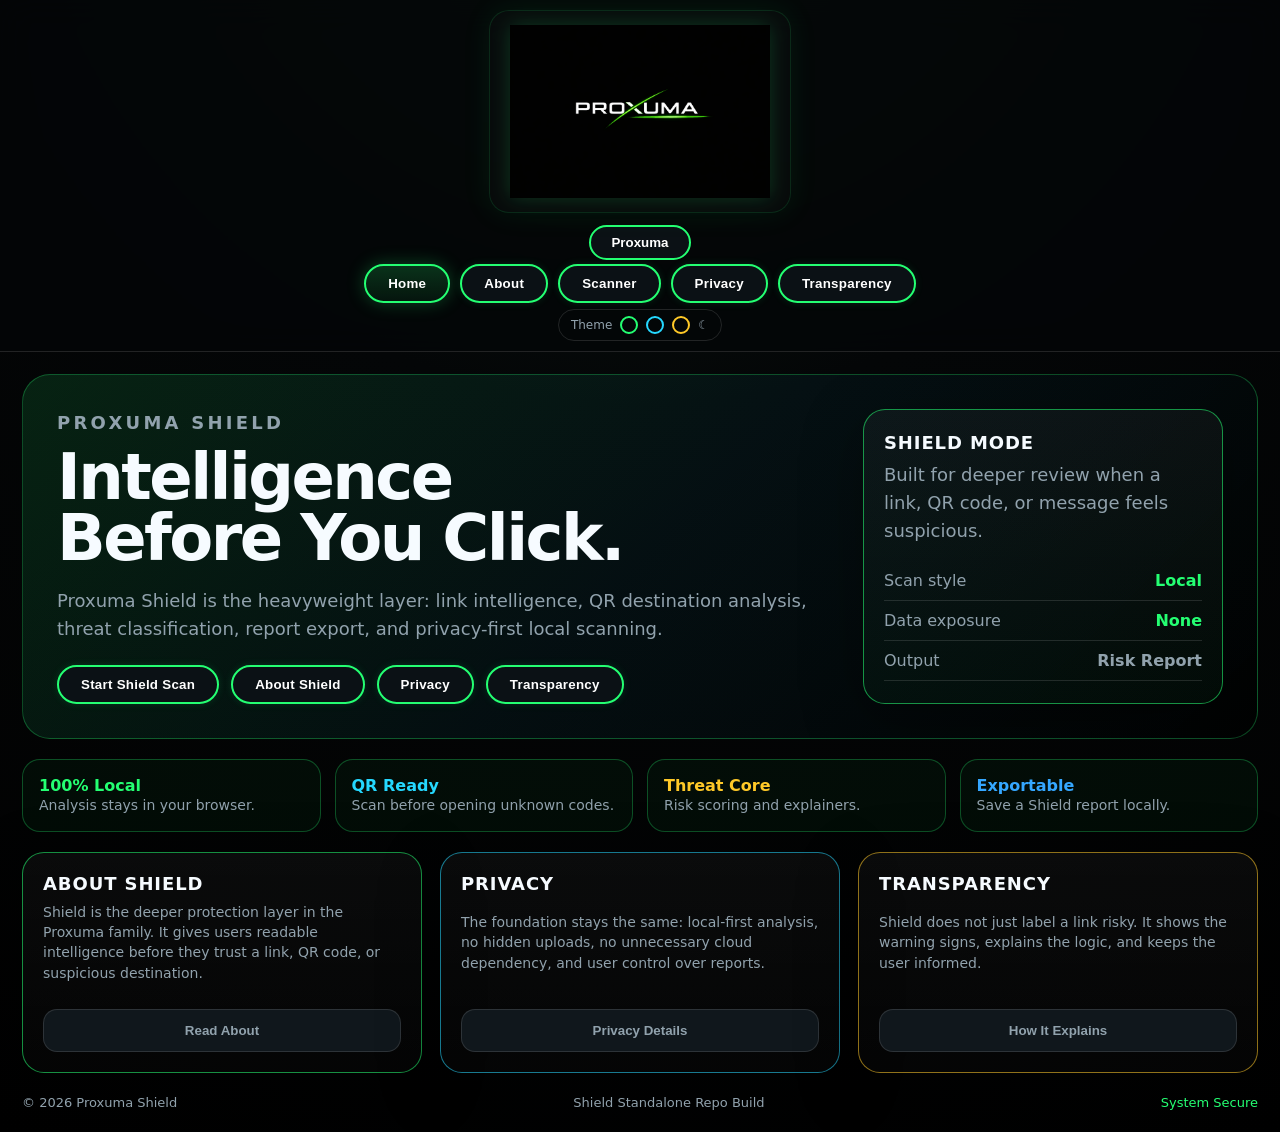
<file: shield/index.html>
<!DOCTYPE html>
<html lang="en">
<head>
<meta charset="UTF-8" />
<meta name="viewport" content="width=device-width, initial-scale=1.0" />
<title>Proxuma Shield — Standalone</title>
<style>
:root {
  --bg:#040607; --panel:#0b1115; --panel2:#0f171d; --soft:#17222a;
  --text:#f6fbff; --muted:#91a2ad; --green:#24ff72; --cyan:#25d8ff;
  --amber:#ffc928; --purple:#a77cff; --blue:#35a7ff; --red:#ff4e57;
  --line:rgba(255,255,255,.12);
}
*{box-sizing:border-box}
html,body{margin:0;background:radial-gradient(circle at 50% -20%,#10221a 0%,var(--bg) 42%,#010101 100%);color:var(--text);font-family:Inter,system-ui,-apple-system,BlinkMacSystemFont,"Segoe UI",sans-serif}
body{min-height:100vh}
header{position:relative;z-index:10;background:rgba(4,6,7,.86);backdrop-filter:blur(16px);border-bottom:1px solid var(--line)}
.header-inner{max-width:1500px;margin:auto;padding:10px 20px;display:flex;flex-direction:column;gap:6px;align-items:center;justify-content:center}
.logo-wrap{display:flex;align-items:center;justify-content:center;gap:12px;background:rgba(255,255,255,0.02);padding:14px 20px;border-radius:20px;position:relative;border:1px solid rgba(36,255,114,0.12);box-shadow:0 0 30px rgba(36,255,114,0.08)}
.logo-img{width:260px;max-width:100%;height:auto;object-fit:contain;filter:drop-shadow(0 0 10px rgba(36,255,114,.18))}
.logo-fallback{font-weight:900;letter-spacing:.12em;font-size:22px}
nav{display:flex;justify-content:center;gap:10px;flex-wrap:wrap;margin-top:-2px}
nav button,.pill-btn{border:2px solid var(--green);background:#0b1115;color:#ffffff;border-radius:999px;padding:10px 22px;cursor:pointer;font-weight:700;letter-spacing:.02em;box-shadow:0 0 8px rgba(36,255,114,.12);transition:.2s ease}
nav button.active{border-color:var(--green);box-shadow:0 0 18px rgba(36,255,114,.25);color:#fff;background:linear-gradient(180deg,rgba(36,255,114,.18),rgba(36,255,114,.06))}
.theme{display:flex;gap:8px;align-items:center;border:1px solid var(--line);padding:6px 12px;border-radius:999px;color:var(--muted);font-size:12px}
.dot{width:18px;height:18px;border-radius:50%;display:inline-block;border:2px solid currentColor}
.green{color:var(--green)}.cyan{color:var(--cyan)}.amber{color:var(--amber)}.purple{color:var(--purple)}.blue{color:var(--blue)}.red{color:var(--red)}
main{max-width:1500px;margin:auto;padding:22px}
.page{display:none}.page.active{display:block}
.hero{border:1px solid rgba(36,255,114,.28);border-radius:28px;padding:34px;background:linear-gradient(135deg,rgba(36,255,114,.12),rgba(37,216,255,.05),rgba(0,0,0,.28));position:relative;overflow:hidden;margin-bottom:20px}
.hero:after{content:"";position:absolute;inset:auto -10% -80% -10%;height:260px;background:radial-gradient(circle,rgba(36,255,114,.18),transparent 65%);animation:pulse 3s infinite}
@keyframes pulse{50%{opacity:.45;transform:scale(1.08)}}
.hero h1{margin:0;font-size:clamp(34px,5vw,76px);line-height:.95;letter-spacing:-.04em}
.hero p{max-width:760px;color:var(--muted);font-size:18px;line-height:1.55}
.cta-row{display:flex;gap:12px;flex-wrap:wrap;margin-top:22px}
.btn{border:1px solid var(--line);border-radius:14px;background:#0d151b;color:#fff;padding:13px 16px;cursor:pointer;font-weight:800;width:100%}
.btn.primary{background:linear-gradient(180deg,rgba(36,255,114,.52),rgba(14,132,53,.75));border-color:var(--green)}
.btn.cyan{background:linear-gradient(180deg,rgba(37,216,255,.28),rgba(13,84,112,.7));border-color:var(--cyan)}
.btn.amber{background:linear-gradient(180deg,rgba(255,201,40,.22),rgba(112,79,8,.7));border-color:var(--amber)}
.btn.purple{background:linear-gradient(180deg,rgba(167,124,255,.28),rgba(60,39,112,.7));border-color:var(--purple)}
.btn.blue{background:linear-gradient(180deg,rgba(53,167,255,.25),rgba(18,72,130,.72));border-color:var(--blue)}
.btn.ghost{background:#10171c;color:var(--muted)}
.btn.danger{background:linear-gradient(180deg,rgba(255,78,87,.2),rgba(105,22,27,.72));border-color:var(--red)}
.grid{display:grid;grid-template-columns:1.1fr 1.35fr .9fr;gap:18px}
.stack{display:grid;gap:18px}
.card{background:linear-gradient(180deg,rgba(255,255,255,.035),rgba(255,255,255,.015));border:1px solid var(--line);border-radius:22px;padding:20px;box-shadow:0 16px 60px rgba(0,0,0,.35)}
.card.green-border{border-color:rgba(36,255,114,.55)}.card.cyan-border{border-color:rgba(37,216,255,.55)}.card.amber-border{border-color:rgba(255,201,40,.55)}.card.purple-border{border-color:rgba(167,124,255,.55)}.card.blue-border{border-color:rgba(53,167,255,.55)}.card.red-border{border-color:rgba(255,78,87,.55)}
.card h2{margin:0 0 8px;font-size:18px;text-transform:uppercase;letter-spacing:.05em}
.desc{color:var(--muted);font-size:14px;line-height:1.45;margin:0 0 16px}
input,textarea,select{width:100%;background:#081015;color:#fff;border:1px solid var(--line);border-radius:13px;padding:13px 14px;font:inherit;outline:none}
input:focus,textarea:focus{border-color:var(--green)}
textarea{min-height:82px;resize:vertical}
.label{display:block;margin:12px 0 6px;color:#c7d5dd;font-size:13px;font-weight:700}
.split{display:grid;grid-template-columns:1fr 1fr;gap:10px}
.camera-box{border:1px dashed rgba(37,216,255,.65);border-radius:16px;height:110px;display:grid;place-items:center;text-align:center;color:var(--cyan);margin:12px 0;background:rgba(37,216,255,.05)}
.core{display:grid;grid-template-columns:270px 1fr;gap:18px;align-items:center}
.score-ring{width:230px;height:230px;border-radius:50%;display:grid;place-items:center;margin:auto;background:conic-gradient(var(--amber) calc(var(--score)*1%),#202a31 0);position:relative;box-shadow:0 0 42px rgba(255,201,40,.17)}
.score-ring:before{content:"";position:absolute;inset:20px;border-radius:50%;background:#071015;border:1px solid var(--line)}
.score-content{position:relative;text-align:center}
.score-number{font-size:66px;font-weight:900;color:var(--amber);line-height:1}
.score-label{color:var(--muted);font-weight:700}
.risk-pill{display:inline-block;margin-top:12px;border:1px solid var(--amber);color:var(--amber);border-radius:999px;padding:7px 13px;font-weight:900}
.bar-row{display:grid;grid-template-columns:160px 1fr 58px;gap:10px;align-items:center;margin:13px 0;color:#dce6eb;font-size:14px}
.bar{height:10px;border-radius:20px;background:#202b32;overflow:hidden}
.fill{height:100%;border-radius:20px;background:linear-gradient(90deg,var(--green),var(--amber),var(--red));width:50%}
.indicators{display:grid;grid-template-columns:1fr 1fr;gap:14px;margin-top:14px}
.indicators ul{margin:8px 0 0;padding-left:20px;color:#d5dde2;line-height:1.75}
.report-line{display:flex;justify-content:space-between;border-bottom:1px solid var(--line);padding:10px 0;color:var(--muted)}
.privacy-grid{display:grid;grid-template-columns:repeat(4,1fr);gap:14px;margin-top:18px}
.privacy-item{border:1px solid rgba(36,255,114,.28);border-radius:18px;padding:16px;background:rgba(36,255,114,.04)}
.modal{position:fixed;inset:0;background:rgba(0,0,0,.78);display:none;align-items:center;justify-content:center;padding:20px;z-index:50}
.modal.open{display:flex}
.modal-card{max-width:850px;width:100%;max-height:88vh;overflow:auto;background:#071015;border:1px solid var(--green);border-radius:24px;padding:24px;box-shadow:0 0 80px rgba(36,255,114,.18)}
pre{white-space:pre-wrap;background:#030607;border:1px solid var(--line);border-radius:14px;padding:14px;color:#cde8d5}
.footer{margin:22px 0 0;color:var(--muted);display:flex;justify-content:space-between;gap:12px;flex-wrap:wrap;font-size:13px}
@media(max-width:1050px){.header-inner{text-align:center}.logo-wrap,.theme{justify-content:center}.grid,.core,.indicators,.privacy-grid{grid-template-columns:1fr}.logo-img{margin:auto}}

@media(max-width:768px){
  header{position:relative;top:auto}
  .logo-img{width:190px}
  nav{
    gap:8px;
    width:100%;
    justify-content:center;
  }
  nav button{
    padding:8px 16px;
    font-size:14px;
  }
  .header-inner{
    padding:8px 12px;
    gap:4px;
  }

  /* v12.15 mobile Shield flow: keep action controls directly after Link + QR Intelligence. */
  #scanner .grid > .stack:nth-child(1){order:1}
  #scanner .grid > .stack:nth-child(3){order:2}
  #scanner .grid > .stack:nth-child(2){order:3}
}


/* v11.1 landing cleanup: removed duplicate Open Scanner button and disabled sticky header for mobile-friendly flow */
.home-kicker{margin:0 0 10px;color:var(--green);font-size:12px;font-weight:900;letter-spacing:.18em;text-transform:uppercase}
.shield-home-hero{display:grid;grid-template-columns:minmax(0,1fr) 360px;gap:22px;align-items:stretch}
.shield-hero-copy{position:relative;z-index:1}
.shield-hero-panel{position:relative;z-index:1;align-self:stretch;display:flex;flex-direction:column;justify-content:center;min-height:260px;background:linear-gradient(180deg,rgba(255,255,255,.04),rgba(36,255,114,.035))}
.shield-hero-panel .btn{margin-top:16px}
.shield-home-grid{margin-top:18px}
.shield-landing-panels{display:grid;grid-template-columns:repeat(3,1fr);gap:18px;margin-top:20px}
.shield-landing-panels .card{min-height:205px;display:flex;flex-direction:column;justify-content:space-between}
.shield-landing-panels .btn{margin-top:10px}
@media(max-width:1050px){.shield-home-hero,.shield-landing-panels{grid-template-columns:1fr}.shield-hero-panel{min-height:auto}.shield-home-hero{gap:16px}}



/* PROXUMA v12.24 — Button Lubrication Pass */
:where(button,a,.btn,.chip,.pill-btn,.scanBtn,.clear,.explainBtn,.action-btn,.nav button){
  -webkit-tap-highlight-color:rgba(36,255,114,.20);
}
:where(button,.btn,.chip,.pill-btn,.scanBtn,.clear,.explainBtn,.action-btn,.nav button){
  cursor:pointer;
  touch-action:manipulation;
  user-select:none;
  transition:transform .16s ease,box-shadow .16s ease,border-color .16s ease,background .16s ease,color .16s ease,opacity .16s ease;
}
:where(button,.btn,.chip,.pill-btn,.scanBtn,.clear,.explainBtn,.action-btn,.nav button):hover:not(:disabled){
  transform:translateY(-1px);
  box-shadow:0 0 0 1px rgba(36,255,114,.18),0 8px 20px rgba(0,0,0,.26),0 0 16px rgba(36,255,114,.12);
}
:where(button,.btn,.chip,.pill-btn,.scanBtn,.clear,.explainBtn,.action-btn,.nav button):active:not(:disabled){
  transform:translateY(1px) scale(.985);
  box-shadow:0 0 0 1px rgba(36,255,114,.12),0 4px 12px rgba(0,0,0,.24);
}
:where(a,button,input,textarea,select):focus-visible{
  outline:3px solid rgba(36,255,114,.82);
  outline-offset:3px;
  box-shadow:0 0 0 5px rgba(36,255,114,.14);
}
:where(button,.btn,.chip,.pill-btn,.scanBtn,.clear,.explainBtn,.action-btn,.nav button):disabled{
  opacity:.55;
  cursor:not-allowed;
  transform:none!important;
}
@media(max-width:720px){
  :where(button,.btn,.chip,.pill-btn,.scanBtn,.clear,.explainBtn,.action-btn,.nav button){min-height:44px;}
}
@media(prefers-reduced-motion:reduce){
  :where(button,.btn,.chip,.pill-btn,.scanBtn,.clear,.explainBtn,.action-btn,.nav button){transition:none!important;}
  :where(button,.btn,.chip,.pill-btn,.scanBtn,.clear,.explainBtn,.action-btn,.nav button):hover,
  :where(button,.btn,.chip,.pill-btn,.scanBtn,.clear,.explainBtn,.action-btn,.nav button):active{transform:none!important;}
}
</style>
<script src="./shared/html5-qrcode.local.js"></script>
</head>
<body>
<header>
  <div class="header-inner">
    <div class="logo-wrap">
      <img class="logo-img" src="[data-uri]" alt="Proxuma logo">
    </div>

    <div class="proxuma-return" style="display:flex;justify-content:center;margin-top:6px;">
      <button onclick="window.location.href='../index.html'" 
        style="border:2px solid #24ff72;background:#0b1115;color:white;border-radius:999px;
        padding:8px 20px;font-weight:700;cursor:pointer;">
        Proxuma
      </button>
    </div>

    <nav>
      <button class="nav active" data-page="home">Home</button>
      <button class="nav" data-page="about">About</button>
      <button class="nav" data-page="scanner">Scanner</button>
      <button class="nav" data-page="privacy">Privacy</button>
      <button class="nav" data-page="transparency">Transparency</button>
    </nav>
    <div class="theme">Theme <span class="dot green"></span><span class="dot cyan"></span><span class="dot amber"></span><span>☾</span></div>
  </div>
</header>

<main>
  <section id="home" class="page active">
    <div class="hero shield-home-hero">
      <div class="shield-hero-copy">
        <p class="home-kicker">PROXUMA SHIELD</p>
        <h1>Intelligence<br>Before You Click.</h1>
        <p>Proxuma Shield is the heavyweight layer: link intelligence, QR destination analysis, threat classification, report export, and privacy-first local scanning.</p>
        <div class="cta-row">
          <button class="pill-btn" onclick="goPage('scanner')">Start Shield Scan</button>
          <button class="pill-btn" onclick="goPage('about')">About Shield</button>
          <button class="pill-btn" onclick="goPage('privacy')">Privacy</button>
          <button class="pill-btn" onclick="goPage('transparency')">Transparency</button>
        </div>
      </div>
      <div class="shield-hero-panel card green-border">
        <h2>Shield Mode</h2>
        <p class="desc">Built for deeper review when a link, QR code, or message feels suspicious.</p>
        <div class="report-line"><span>Scan style</span><b class="green">Local</b></div>
        <div class="report-line"><span>Data exposure</span><b class="green">None</b></div>
        <div class="report-line"><span>Output</span><b>Risk Report</b></div>
      </div>
    </div>

    <div class="privacy-grid shield-home-grid">
      <div class="privacy-item"><b class="green">100% Local</b><br><span class="desc">Analysis stays in your browser.</span></div>
      <div class="privacy-item"><b class="cyan">QR Ready</b><br><span class="desc">Scan before opening unknown codes.</span></div>
      <div class="privacy-item"><b class="amber">Threat Core</b><br><span class="desc">Risk scoring and explainers.</span></div>
      <div class="privacy-item"><b class="blue">Exportable</b><br><span class="desc">Save a Shield report locally.</span></div>
    </div>

    <div class="shield-landing-panels">
      <div class="card green-border">
        <h2>About Shield</h2>
        <p class="desc">Shield is the deeper protection layer in the Proxuma family. It gives users readable intelligence before they trust a link, QR code, or suspicious destination.</p>
        <button class="btn ghost" onclick="goPage('about')">Read About</button>
      </div>
      <div class="card cyan-border">
        <h2>Privacy</h2>
        <p class="desc">The foundation stays the same: local-first analysis, no hidden uploads, no unnecessary cloud dependency, and user control over reports.</p>
        <button class="btn ghost" onclick="goPage('privacy')">Privacy Details</button>
      </div>
      <div class="card amber-border">
        <h2>Transparency</h2>
        <p class="desc">Shield does not just label a link risky. It shows the warning signs, explains the logic, and keeps the user informed.</p>
        <button class="btn ghost" onclick="goPage('transparency')">How It Explains</button>
      </div>
    </div>
  </section>

  <section id="scanner" class="page">
    <div class="grid">
      <div class="stack">
        <div class="card green-border">
          <h2><span class="green">1.</span> Link Intelligence</h2>
          <p class="desc">Paste a URL. Shield checks suspicious words, domain tricks, encodings, login/payment traps, and risk signals.</p>
          <label class="label">URL to analyze</label>
          <input id="urlInput" placeholder="https://example.com/login">
          <button class="btn primary" onclick="runScan()">Run Shield Scan</button>
          <p class="desc" style="margin-top:12px">🛡 Local scan only. Nothing is sent to servers.</p>
        </div>

        <div class="card cyan-border">
          <h2><span class="cyan">2.</span> QR Intelligence</h2>
          <p class="desc">Use camera mode, upload/manual input, then sync QR content into Shield scan.</p>
          <div class="split">
            <button class="btn cyan" onclick="cameraOn()">Open Camera Scanner</button>
            <button class="btn ghost" onclick="cameraOff()">Stop Camera</button>
          </div>
          <div id="cameraBox" class="camera-box"><div id="reader" style="width:100%;max-width:320px;margin:auto;"></div><div id="cameraStatus">Camera is OFF<br><small>Press Open Camera Scanner</small></div></div>
          <label class="label">QR decoded destination / manual input</label>
          <input id="qrInput" placeholder="QR content will appear here...">
          <label class="label">Upload QR Image (fallback)</label>
<input type="file" id="qrFile" accept="image/*">
<button class="btn cyan" onclick="scanUploadedQR()">Scan Uploaded QR</button>
<button class="btn cyan" onclick="syncQR()">Sync to Shield Scan</button>
        </div>
      </div>

      <div class="stack">
        <div class="card amber-border">
          <h2><span class="amber">3.</span> Threat Intelligence Core</h2>
          <p class="desc">The big-boy analysis panel. Simple result upfront, deeper report one click away.</p>
          <div class="core">
            <div>
              <div id="scoreRing" class="score-ring" style="--score:0">
                <div class="score-content">
                  <div id="scoreNumber" class="score-number">0</div>
                  <div class="score-label">/100 Risk</div>
                  <div id="riskPill" class="risk-pill">NO SCAN YET</div>
                </div>
              </div>
            </div>
            <div>
              <div class="bar-row"><span>Domain Signals</span><div class="bar"><div id="b1" class="fill" style="width:0%"></div></div><span id="v1">0/100</span></div>
              <div class="bar-row"><span>Security Signals</span><div class="bar"><div id="b2" class="fill" style="width:0%"></div></div><span id="v2">0/100</span></div>
              <div class="bar-row"><span>Phishing Signals</span><div class="bar"><div id="b3" class="fill" style="width:0%"></div></div><span id="v3">0/100</span></div>
              <div class="bar-row"><span>Redirect / QR Risk</span><div class="bar"><div id="b4" class="fill" style="width:0%"></div></div><span id="v4">0/100</span></div>
            </div>
          </div>
          <div class="indicators">
            <div class="card">
              <b class="amber">Detected Indicators</b>
              <ul id="indicators"><li>No scan yet.</li></ul>
            </div>
            <div class="card">
              <b class="cyan">Explainer</b>
              <p id="explainer" class="desc" style="margin-top:10px">Paste a link or QR destination and run Shield Scan.</p>
              <button class="btn amber" onclick="openReport()">View Full Report</button>
            </div>
          </div>
        </div>
      </div>

      <div class="stack">
        <div class="card purple-border">
          <h2><span class="purple">4.</span> Action Center</h2>
          <button class="btn purple" onclick="analyzeQR()">Analyze QR Destination</button>
          <button class="btn blue" onclick="exportReport()">Export Shield Report</button>
          <button class="btn ghost" onclick="clearInputs()">Clear Inputs</button>
          <button class="btn danger" onclick="blockDomain()">Block Domain Locally</button>
        </div>
        <div class="card blue-border">
          <h2><span class="blue">5.</span> Shield Report</h2>
          <div class="report-line"><span>Report Status</span><b id="reportStatus">Ready</b></div>
          <div class="report-line"><span>Last Scan</span><b id="lastScan">—</b></div>
          <div class="report-line"><span>Source</span><b id="sourceType">—</b></div>
          <button class="btn blue" onclick="openReport()">View Saved Report</button>
          <p class="desc" style="margin-top:12px">Reports are generated locally on this device.</p>
        </div>
      </div>
    </div>
  </section>

  
<section id="about" class="page">
  <div class="hero">
    <h1>Advanced Protection Before You Click.</h1>
    <p>Lite scans fast. Sense explains clearly. Shield goes deeper. This is Proxuma’s flagship intelligence layer built for people who want stronger visibility before they click.</p>
  </div>

  <div class="privacy-grid">
    <div class="privacy-item"><b>Link Intelligence</b><br><span class="desc">Analyze suspicious URLs before opening them.</span></div>
    <div class="privacy-item"><b>QR Intelligence</b><br><span class="desc">Scan restaurant, parking, payment, and unknown QR codes safely.</span></div>
    <div class="privacy-item"><b>Threat Core</b><br><span class="desc">Understand phishing, redirects, and hidden traps.</span></div>
    <div class="privacy-item"><b>Export Reports</b><br><span class="desc">Save findings locally for later review.</span></div>
  </div>

  <div class="card amber-border" style="margin-top:20px;">
    <h2>Why Shield Exists</h2>
    <p class="desc">Modern scams are becoming faster, cleaner, and harder to detect. Shield gives everyday users intelligence tools that normally feel reserved for enterprise platforms—without overwhelming them.</p>
  </div>
</section>


  
<section id="privacy" class="page">
  <div class="hero">
    <h1>Your Privacy Comes First.</h1>
    <p>Privacy is not an add-on in Proxuma. It’s the foundation.</p>
  </div>

  <div class="privacy-grid">
    <div class="privacy-item"><b>No Server Uploads</b><br><span class="desc">Scans remain on your device.</span></div>
    <div class="privacy-item"><b>No Third-Party Tracking</b><br><span class="desc">No hidden analytics scripts.</span></div>
    <div class="privacy-item"><b>User Ownership</b><br><span class="desc">You control reports and scan history.</span></div>
    <div class="privacy-item"><b>Optional Export Only</b><br><span class="desc">Nothing leaves unless you choose.</span></div>
  </div>

  <div class="card green-border" style="margin-top:20px;">
    <h2>Offline First Philosophy</h2>
    <p class="desc">Shield was designed to reduce unnecessary cloud dependency wherever possible and keep trust visible.</p>
  </div>
</section>


  
  
<section id="transparency" class="page">
  <div class="hero">
    <h1>No Black Box Security.</h1>
    <p>You deserve to know what Shield is doing when it analyzes something.</p>
  </div>

  <div class="privacy-grid">
    <div class="privacy-item"><b>Visible Risk Logic</b><br><span class="desc">You can see why something was flagged.</span></div>
    <div class="privacy-item"><b>Readable Threat Reports</b><br><span class="desc">No confusing jargon-only outputs.</span></div>
    <div class="privacy-item"><b>Clear Controls</b><br><span class="desc">Block, export, clear, or ignore.</span></div>
    <div class="privacy-item"><b>Built in Public View</b><br><span class="desc">Proxuma grows openly and transparently.</span></div>
  </div>

  <div class="card cyan-border" style="margin-top:20px;">
    <h2>Trust Through Clarity</h2>
    <p class="desc">If security tools feel secretive, people stop trusting them. Shield is built to be powerful and understandable at the same time.</p>
  </div>
</section>



  <div class="footer"><span>© 2026 Proxuma Shield</span><span>Shield Standalone Repo Build</span><span class="green">System Secure</span></div>
</main>

<div id="modal" class="modal" onclick="closeReport(event)">
  <div class="modal-card">
    <h2 class="green">Full Shield Report</h2>
    <p class="desc">This report is generated locally from the current scan state.</p>
    <pre id="reportText">No scan yet. Run Shield Scan first.</pre>
    <button class="btn ghost" onclick="document.getElementById('modal').classList.remove('open')">Close</button>
  </div>
</div>

<script>
let lastReport = "No scan yet. Run Shield Scan first.";
function goPage(id){
  document.querySelectorAll('.page').forEach(p=>p.classList.remove('active'));
  document.getElementById(id).classList.add('active');
  document.querySelectorAll('.nav').forEach(b=>b.classList.toggle('active', b.dataset.page===id));
}
document.querySelectorAll('.nav').forEach(b=>b.addEventListener('click',()=>goPage(b.dataset.page)));


function detectFileDeliveryRisk(input){
  const text = String(input || '').trim().toLowerCase();
  let target = text;
  try {
    const candidate = /^[a-z][a-z0-9+.-]*:\/\//i.test(text) ? text : 'https://' + text;
    const u = new URL(candidate);
    target = (u.pathname || '') + (u.search || '') + (u.hash || '');
  } catch(e) {}
  const decoded = (()=>{ try { return decodeURIComponent(target); } catch(e) { return target; } })();
  const scan = decoded.replace(/\\/g,'/');
  const dangerousExt = ['exe','msi','scr','bat','cmd','pif','vbs','vbe','js','jse','wsf','hta','jar','ps1','reg','lnk','apk','dmg','pkg','deb','rpm','sh','py'];
  const rawExt = ['raw','bin','iso','img'];
  const archiveExt = ['zip','rar','7z','gz','tar'];
  const docExt = ['pdf','doc','docx','xls','xlsx','ppt','pptx','txt','jpg','jpeg','png','gif','html','htm'];
  const extGroup = dangerousExt.concat(rawExt, archiveExt).join('|');
  const escapedExt = extGroup.replace(/\|/g,'|');
  const fileNameRe = new RegExp('(?:^|[\\/=&?#])[^\\s\\/=&?#]+\\.(' + escapedExt + ')(?=$|[?#&;])','i');
  const doubleRe = new RegExp('\\.(' + docExt.join('|') + ')\\.(' + dangerousExt.concat(rawExt).join('|') + ')(?=$|[?#&;\\s])','i');
  const queryFileRe = new RegExp('(?:file|download|payload|attachment|update|setup|installer|package|path|url|target|src|source)=([^&#]*\\.(' + escapedExt + '))(?=$|[&#])','i');
  const directMatch = scan.match(fileNameRe);
  const doubleMatch = scan.match(doubleRe);
  const queryMatch = scan.match(queryFileRe);
  const installerWords = /(download|setup|install|installer|update|security[-_ ]?update|patch|driver|codec|viewer|open[-_ ]?file)/i.test(scan);
  const findings = [];
  let score = 0;
  let hard = false;
  if(doubleMatch){
    score += 42; hard = true;
    findings.push('Double-extension file trap detected (example: document.pdf.exe style).');
  }
  if(directMatch){
    const ext = directMatch[1].toLowerCase();
    if(dangerousExt.includes(ext)){
      score += 36; hard = true;
      findings.push('Executable or script file delivery detected: .' + ext + '.');
    } else if(rawExt.includes(ext)){
      score += 28;
      findings.push('Raw disk/image-style file delivery detected: .' + ext + '.');
    } else if(archiveExt.includes(ext)){
      score += 16;
      findings.push('Compressed download package detected: .' + ext + '.');
    }
  }
  if(queryMatch){
    score += 26;
    findings.push('Downloadable file reference hidden inside a URL parameter.');
  }
  if(installerWords && (directMatch || queryMatch)){
    score += 10;
    findings.push('Installer/update wording appears together with file delivery.');
  }
  return {score: Math.min(100, score), findings:[...new Set(findings)], hard};
}

function scoreUrl(raw){
  const url = (raw || "").trim().toLowerCase();
  let score = 12, indicators = [];
  if(!url) return {score:0, indicators:["No URL entered."], explain:"Enter a link or QR destination to analyze."};
  if(!url.startsWith("https://")) {score+=18; indicators.push("Connection may not use HTTPS.");}
  if(url.includes("bit.ly")||url.includes("tinyurl")||url.includes("t.co")||url.includes("short")) {score+=22; indicators.push("Shortened or masked URL detected.");}
  if(url.includes("login")||url.includes("verify")||url.includes("account")||url.includes("password")) {score+=18; indicators.push("Credential or account-access wording detected.");}
  if(url.includes("payment")||url.includes("wallet")||url.includes("crypto")||url.includes("bank")) {score+=20; indicators.push("Financial or wallet-related wording detected.");}
  if(url.includes("@")||url.includes("%")||url.includes("xn--")) {score+=18; indicators.push("Encoding/lookalike domain pattern detected.");}

  const fileIntel = detectFileDeliveryRisk(url);
  if(fileIntel.score){
    score += fileIntel.score;
    indicators = indicators.concat(fileIntel.findings);
  }
  if((url.match(/\./g)||[]).length>3) {score+=10; indicators.push("Many subdomains detected.");}
  if(indicators.length===0) indicators.push("No major local heuristic warnings detected.");
  score = Math.min(100, score);
  let explain = score < 35 ? "This appears low risk based on local heuristics, but still verify before entering personal data." :
                score < 70 ? "This has caution signals. Review the destination and avoid sensitive input unless you trust it." :
                "This has high-risk signals. Avoid entering passwords, payment details, or downloading files.";
  if(fileIntel && fileIntel.hard && score >= 70) explain = "This appears to involve executable/raw-file delivery or a double-extension trap. Avoid downloading or opening the file.";
  return {score, indicators, explain};
}
function setScore(score, noScan=false){
  document.getElementById("scoreRing").style.setProperty("--score", score);
  document.getElementById("scoreNumber").textContent = score;
  const pill = document.getElementById("riskPill");
  if(noScan){
    pill.textContent = "NO SCAN YET";
    pill.style.borderColor = "var(--muted)";
    pill.style.color = "var(--muted)";
    ["b1","b2","b3","b4"].forEach(id=>document.getElementById(id).style.width = "0%");
    ["v1","v2","v3","v4"].forEach(id=>document.getElementById(id).textContent = "0/100");
    return;
  }
  pill.textContent = score < 35 ? "LOW RISK" : score < 70 ? "MEDIUM RISK" : "HIGH RISK";
  pill.style.borderColor = score < 35 ? "var(--green)" : score < 70 ? "var(--amber)" : "var(--red)";
  pill.style.color = score < 35 ? "var(--green)" : score < 70 ? "var(--amber)" : "var(--red)";
  const vals = [Math.min(100,score+8), Math.max(5,score-5), Math.min(100,score+14), Math.min(100,score+22)];
  ["b1","b2","b3","b4"].forEach((id,i)=>document.getElementById(id).style.width = vals[i]+"%");
  ["v1","v2","v3","v4"].forEach((id,i)=>document.getElementById(id).textContent = vals[i]+"/100");
}
function runScan(source="Link"){
  const raw = document.getElementById("urlInput").value;
  const res = scoreUrl(raw);
  setScore(res.score, !String(raw||"").trim());
  document.getElementById("indicators").innerHTML = res.indicators.map(x=>`<li>${x}</li>`).join("");
  document.getElementById("explainer").textContent = res.explain;
  document.getElementById("lastScan").textContent = new Date().toLocaleString();
  document.getElementById("sourceType").textContent = source;
  document.getElementById("reportStatus").textContent = "Generated";
  lastReport = `PROXUMA SHIELD REPORT\n\nSource: ${source}\nTarget: ${raw || "(empty)"}\nRisk Score: ${res.score}/100\nClassification: ${document.getElementById("riskPill").textContent}\n\nIndicators:\n- ${res.indicators.join("\n- ")}\n\nExplainer:\n${res.explain}\n\nPrivacy: Generated locally in browser.`;
  document.getElementById("reportText").textContent = lastReport;
}

let qrScanner = null;
let scannerRunning = false;

function cameraOn(){
  const status = document.getElementById("cameraStatus");
  status.innerHTML = "Starting camera...";

  if(scannerRunning){
    status.innerHTML = "Camera already running.";
    return;
  }

  qrScanner = new Html5Qrcode("reader");

  qrScanner.start(
    { facingMode: "environment" },
    {
      fps: 10,
      qrbox: { width: 220, height: 220 }
    },
    (decodedText) => {
      document.getElementById("qrInput").value = decodedText;
      status.innerHTML = "QR Detected ✓";
      scannerRunning = true;
    },
    (errorMessage) => {
      // silent scan loop errors
    }
  ).then(() => {
    scannerRunning = true;
    status.innerHTML = "Camera Active — scan a QR code";
  }).catch(err => {
    status.innerHTML = "Camera access failed. Check browser permissions.";
  });
}

function cameraOff(){
  const status = document.getElementById("cameraStatus");

  if(qrScanner && scannerRunning){
    qrScanner.stop().then(() => {
      qrScanner.clear();
      scannerRunning = false;
      status.innerHTML = "Camera stopped.";
    }).catch(() => {
      status.innerHTML = "Unable to stop camera cleanly.";
    });
  } else {
    status.innerHTML = "Camera already off.";
  }
}

function syncQR(){document.getElementById("urlInput").value = document.getElementById("qrInput").value; goPage("scanner");}
function analyzeQR(){syncQR(); runScan("QR Destination");}
function clearInputs(){["urlInput","qrInput"].forEach(id=>document.getElementById(id).value=""); setScore(0, true); document.getElementById("indicators").innerHTML="<li>No scan yet.</li>"; document.getElementById("explainer").textContent="Paste a link or QR destination and run Shield Scan."; document.getElementById("lastScan").textContent="—"; document.getElementById("sourceType").textContent="—"; document.getElementById("reportStatus").textContent="Ready"; lastReport="No scan yet. Run Shield Scan first.";}
function blockDomain(){alert("Domain added to local blocklist simulation. Full persistent blocklist can be wired next.");}
function openReport(){document.getElementById("reportText").textContent = lastReport; document.getElementById("modal").classList.add("open");}
function closeReport(e){if(e.target.id==="modal") e.target.classList.remove("open");}

function scanUploadedQR(){
  const fileInput = document.getElementById("qrFile");
  const file = fileInput.files[0];

  if(!file){
    alert("Upload a QR image first.");
    return;
  }

  const tempScanner = new Html5Qrcode("reader");
  tempScanner.scanFile(file, true)
    .then(decodedText => {
      document.getElementById("qrInput").value = decodedText;
      document.getElementById("cameraStatus").innerHTML = "Uploaded QR decoded ✓";
    })
    .catch(() => {
      alert("Could not detect a QR code in this image.");
    });
}

function exportReport(){
  const blob = new Blob([lastReport], {type:"text/plain"});
  const a = document.createElement("a");
  a.href = URL.createObjectURL(blob);
  a.download = "proxuma-shield-report.txt";
  a.click();
  URL.revokeObjectURL(a.href);
}
</script>
</body>
</html>
</file>
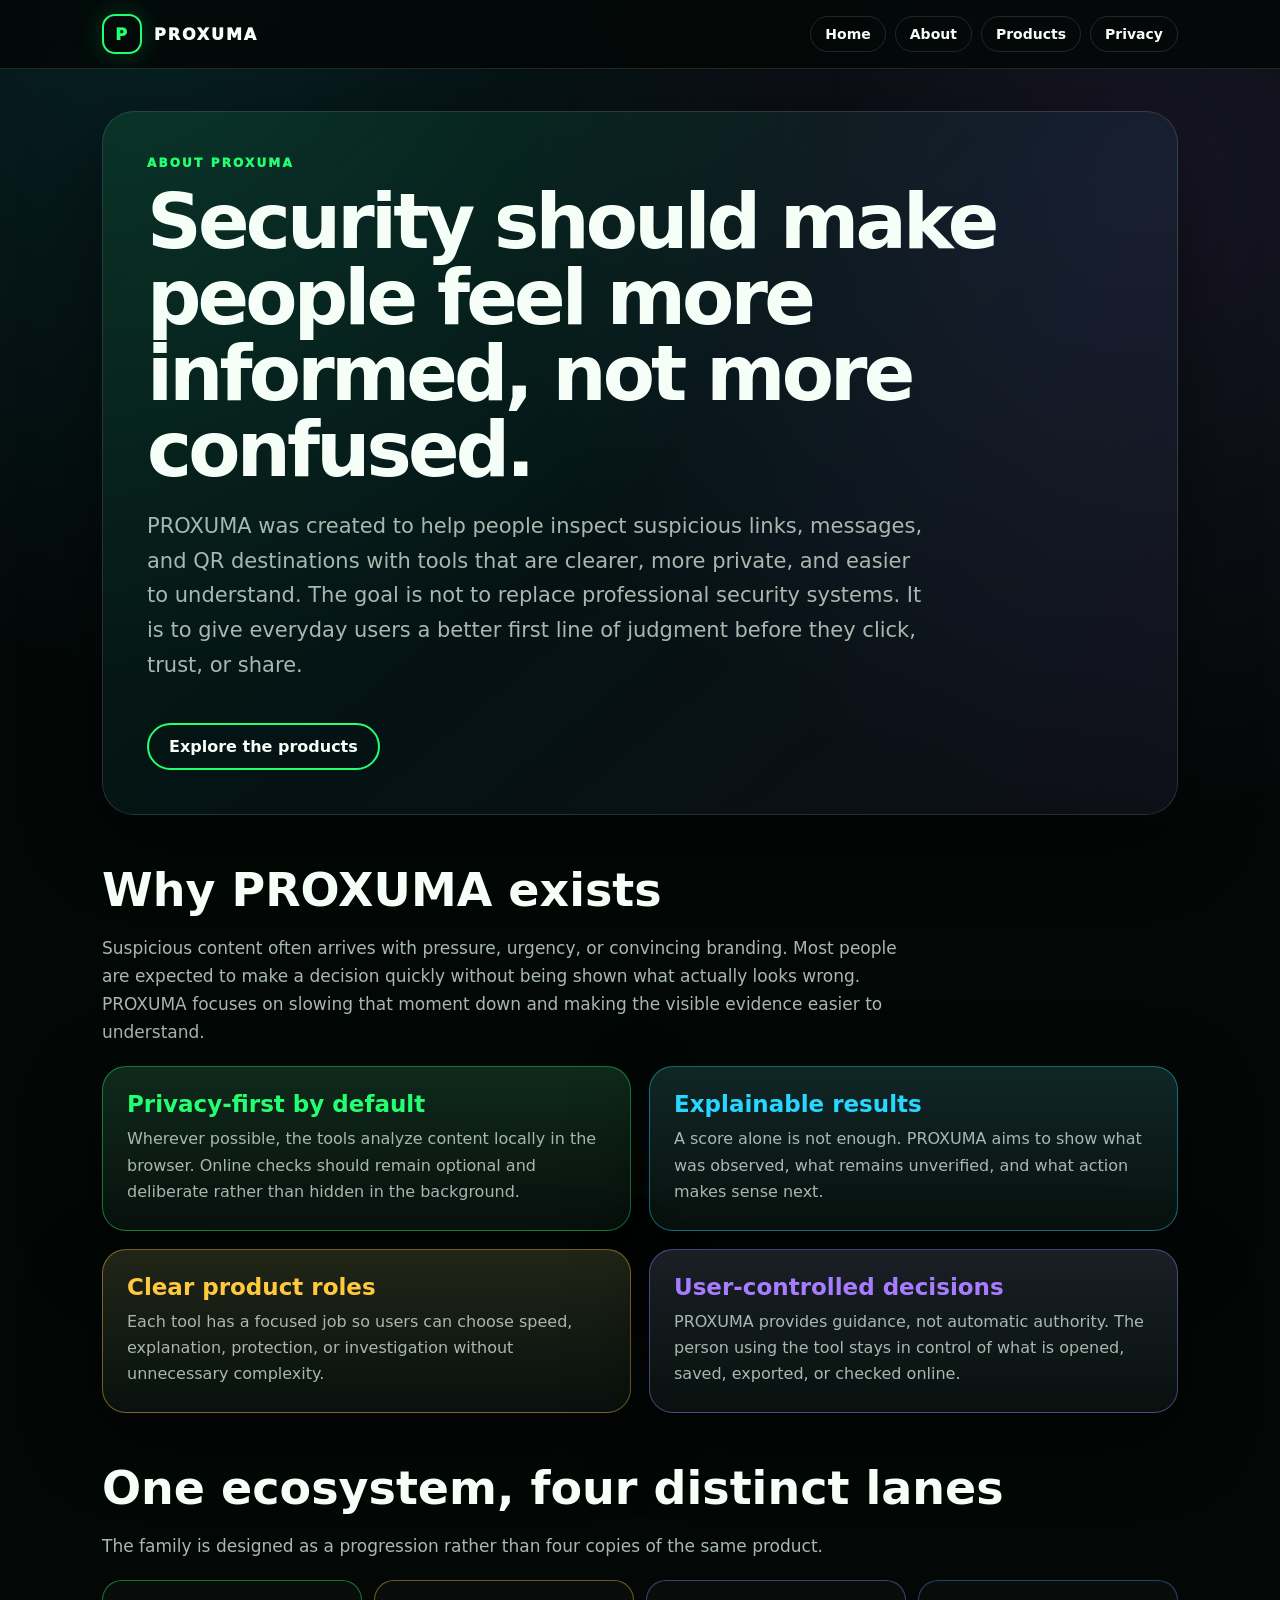
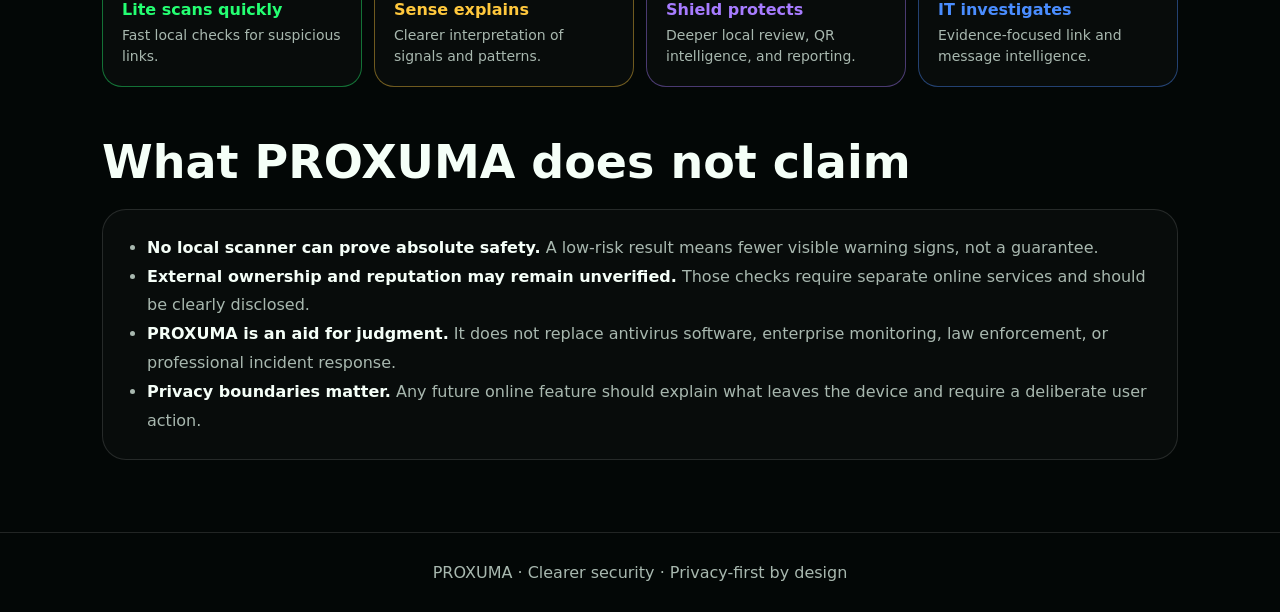
<file: about.html>
<!doctype html>
<html lang="en">
<head>
  <meta charset="utf-8">
  <meta name="viewport" content="width=device-width,initial-scale=1">
  <title>About PROXUMA — Clear, Privacy-First Security</title>
  <meta name="description" content="Learn how the PROXUMA family helps people inspect suspicious links, messages, and QR destinations with clearer, privacy-first security tools.">
  <meta name="theme-color" content="#07110b">
  <link rel="canonical" href="https://scar197124.github.io/PROXUMA/about.html">
  <style>
    :root{--bg:#030706;--surface:#08110e;--surface2:#0d1713;--text:#f5fff8;--muted:#a8b8af;--green:#24ff72;--cyan:#27d7ff;--amber:#ffc83d;--violet:#a77cff;--blue:#4a8dff;--line:rgba(255,255,255,.12);--shadow:0 24px 80px rgba(0,0,0,.45)}
    *{box-sizing:border-box}body{margin:0;min-height:100vh;color:var(--text);font-family:Inter,system-ui,-apple-system,BlinkMacSystemFont,"Segoe UI",sans-serif;background:radial-gradient(circle at 12% 0%,rgba(39,215,255,.12),transparent 28%),radial-gradient(circle at 90% 8%,rgba(167,124,255,.12),transparent 28%),var(--bg)}a{color:inherit}
    header{position:sticky;top:0;z-index:20;background:rgba(3,7,6,.86);backdrop-filter:blur(18px);border-bottom:1px solid var(--line)}.nav{max-width:1120px;margin:auto;padding:14px 22px;display:flex;align-items:center;justify-content:space-between;gap:18px}.brand{display:flex;align-items:center;gap:12px;text-decoration:none;font-weight:950;letter-spacing:.12em}.mark{width:40px;height:40px;border:2px solid var(--green);border-radius:13px;display:grid;place-items:center;box-shadow:0 0 24px rgba(36,255,114,.2)}.mark:before{content:"P";color:var(--green)}.links{display:flex;gap:9px;flex-wrap:wrap}.links a{padding:9px 14px;border:1px solid var(--line);border-radius:999px;text-decoration:none;font-size:14px;font-weight:800}.links a:hover,.links a:focus-visible{border-color:var(--green);outline:none}
    main{max-width:1120px;margin:auto;padding:42px 22px 72px}.hero{border:1px solid var(--line);border-radius:32px;padding:44px;background:linear-gradient(140deg,rgba(36,255,114,.1),rgba(39,215,255,.06),rgba(167,124,255,.07));box-shadow:var(--shadow)}.kicker{color:var(--green);font-size:12px;font-weight:950;letter-spacing:.18em;text-transform:uppercase}.hero h1{font-size:clamp(42px,7vw,76px);line-height:1;letter-spacing:-.05em;margin:14px 0 18px;max-width:850px}.hero p{font-size:clamp(17px,2vw,21px);line-height:1.65;color:var(--muted);max-width:790px}.button{display:inline-flex;text-decoration:none;border:2px solid var(--green);border-radius:999px;padding:12px 20px;font-weight:900;margin-top:20px}.button:hover{box-shadow:0 0 24px rgba(36,255,114,.2)}
    .section{margin-top:48px}.section h2{font-size:clamp(30px,4vw,46px);margin:0 0 10px}.section>p{color:var(--muted);font-size:17px;line-height:1.65;max-width:820px}.grid{display:grid;grid-template-columns:repeat(2,minmax(0,1fr));gap:18px;margin-top:20px}.card{--accent:var(--green);border:1px solid color-mix(in srgb,var(--accent) 42%,transparent);border-radius:24px;padding:24px;background:linear-gradient(180deg,color-mix(in srgb,var(--accent) 8%,var(--surface2)),var(--surface));box-shadow:var(--shadow)}.card:nth-child(2){--accent:var(--cyan)}.card:nth-child(3){--accent:var(--amber)}.card:nth-child(4){--accent:var(--violet)}.card h3{color:var(--accent);margin:0 0 9px;font-size:23px}.card p{color:var(--muted);line-height:1.65;margin:0}.roles{display:grid;grid-template-columns:repeat(4,1fr);gap:12px;margin-top:20px}.role{--accent:var(--green);border:1px solid color-mix(in srgb,var(--accent) 42%,transparent);border-radius:20px;padding:19px;background:rgba(255,255,255,.025)}.role:nth-child(2){--accent:var(--amber)}.role:nth-child(3){--accent:var(--violet)}.role:nth-child(4){--accent:var(--blue)}.role b{display:block;color:var(--accent);margin-bottom:6px}.role span{color:var(--muted);font-size:14px;line-height:1.5}.boundary{border:1px solid var(--line);border-radius:24px;padding:24px;background:rgba(255,255,255,.025);margin-top:20px}.boundary ul{margin:0;padding-left:20px;color:var(--muted);line-height:1.8}.boundary strong{color:var(--text)}footer{border-top:1px solid var(--line);padding:30px 22px;text-align:center;color:var(--muted)}
    @media(max-width:780px){header{position:relative}.nav{flex-direction:column}.links{justify-content:center}.hero{padding:30px 22px}.grid,.roles{grid-template-columns:1fr}}
  </style>
</head>
<body>
<header><div class="nav"><a class="brand" href="index.html"><span class="mark" aria-hidden="true"></span><span>PROXUMA</span></a><nav class="links"><a href="index.html">Home</a><a href="about.html">About</a><a href="index.html#products">Products</a><a href="index.html#privacy">Privacy</a></nav></div></header>
<main>
  <section class="hero"><div class="kicker">About PROXUMA</div><h1>Security should make people feel more informed, not more confused.</h1><p>PROXUMA was created to help people inspect suspicious links, messages, and QR destinations with tools that are clearer, more private, and easier to understand. The goal is not to replace professional security systems. It is to give everyday users a better first line of judgment before they click, trust, or share.</p><a class="button" href="index.html#products">Explore the products</a></section>

  <section class="section"><h2>Why PROXUMA exists</h2><p>Suspicious content often arrives with pressure, urgency, or convincing branding. Most people are expected to make a decision quickly without being shown what actually looks wrong. PROXUMA focuses on slowing that moment down and making the visible evidence easier to understand.</p><div class="grid">
    <article class="card"><h3>Privacy-first by default</h3><p>Wherever possible, the tools analyze content locally in the browser. Online checks should remain optional and deliberate rather than hidden in the background.</p></article>
    <article class="card"><h3>Explainable results</h3><p>A score alone is not enough. PROXUMA aims to show what was observed, what remains unverified, and what action makes sense next.</p></article>
    <article class="card"><h3>Clear product roles</h3><p>Each tool has a focused job so users can choose speed, explanation, protection, or investigation without unnecessary complexity.</p></article>
    <article class="card"><h3>User-controlled decisions</h3><p>PROXUMA provides guidance, not automatic authority. The person using the tool stays in control of what is opened, saved, exported, or checked online.</p></article>
  </div></section>

  <section class="section"><h2>One ecosystem, four distinct lanes</h2><p>The family is designed as a progression rather than four copies of the same product.</p><div class="roles"><div class="role"><b>Lite scans quickly</b><span>Fast local checks for suspicious links.</span></div><div class="role"><b>Sense explains</b><span>Clearer interpretation of signals and patterns.</span></div><div class="role"><b>Shield protects</b><span>Deeper local review, QR intelligence, and reporting.</span></div><div class="role"><b>IT investigates</b><span>Evidence-focused link and message intelligence.</span></div></div></section>

  <section class="section"><h2>What PROXUMA does not claim</h2><div class="boundary"><ul><li><strong>No local scanner can prove absolute safety.</strong> A low-risk result means fewer visible warning signs, not a guarantee.</li><li><strong>External ownership and reputation may remain unverified.</strong> Those checks require separate online services and should be clearly disclosed.</li><li><strong>PROXUMA is an aid for judgment.</strong> It does not replace antivirus software, enterprise monitoring, law enforcement, or professional incident response.</li><li><strong>Privacy boundaries matter.</strong> Any future online feature should explain what leaves the device and require a deliberate user action.</li></ul></div></section>
</main>
<footer>PROXUMA · Clearer security · Privacy-first by design</footer>
</body>
</html>
</file>
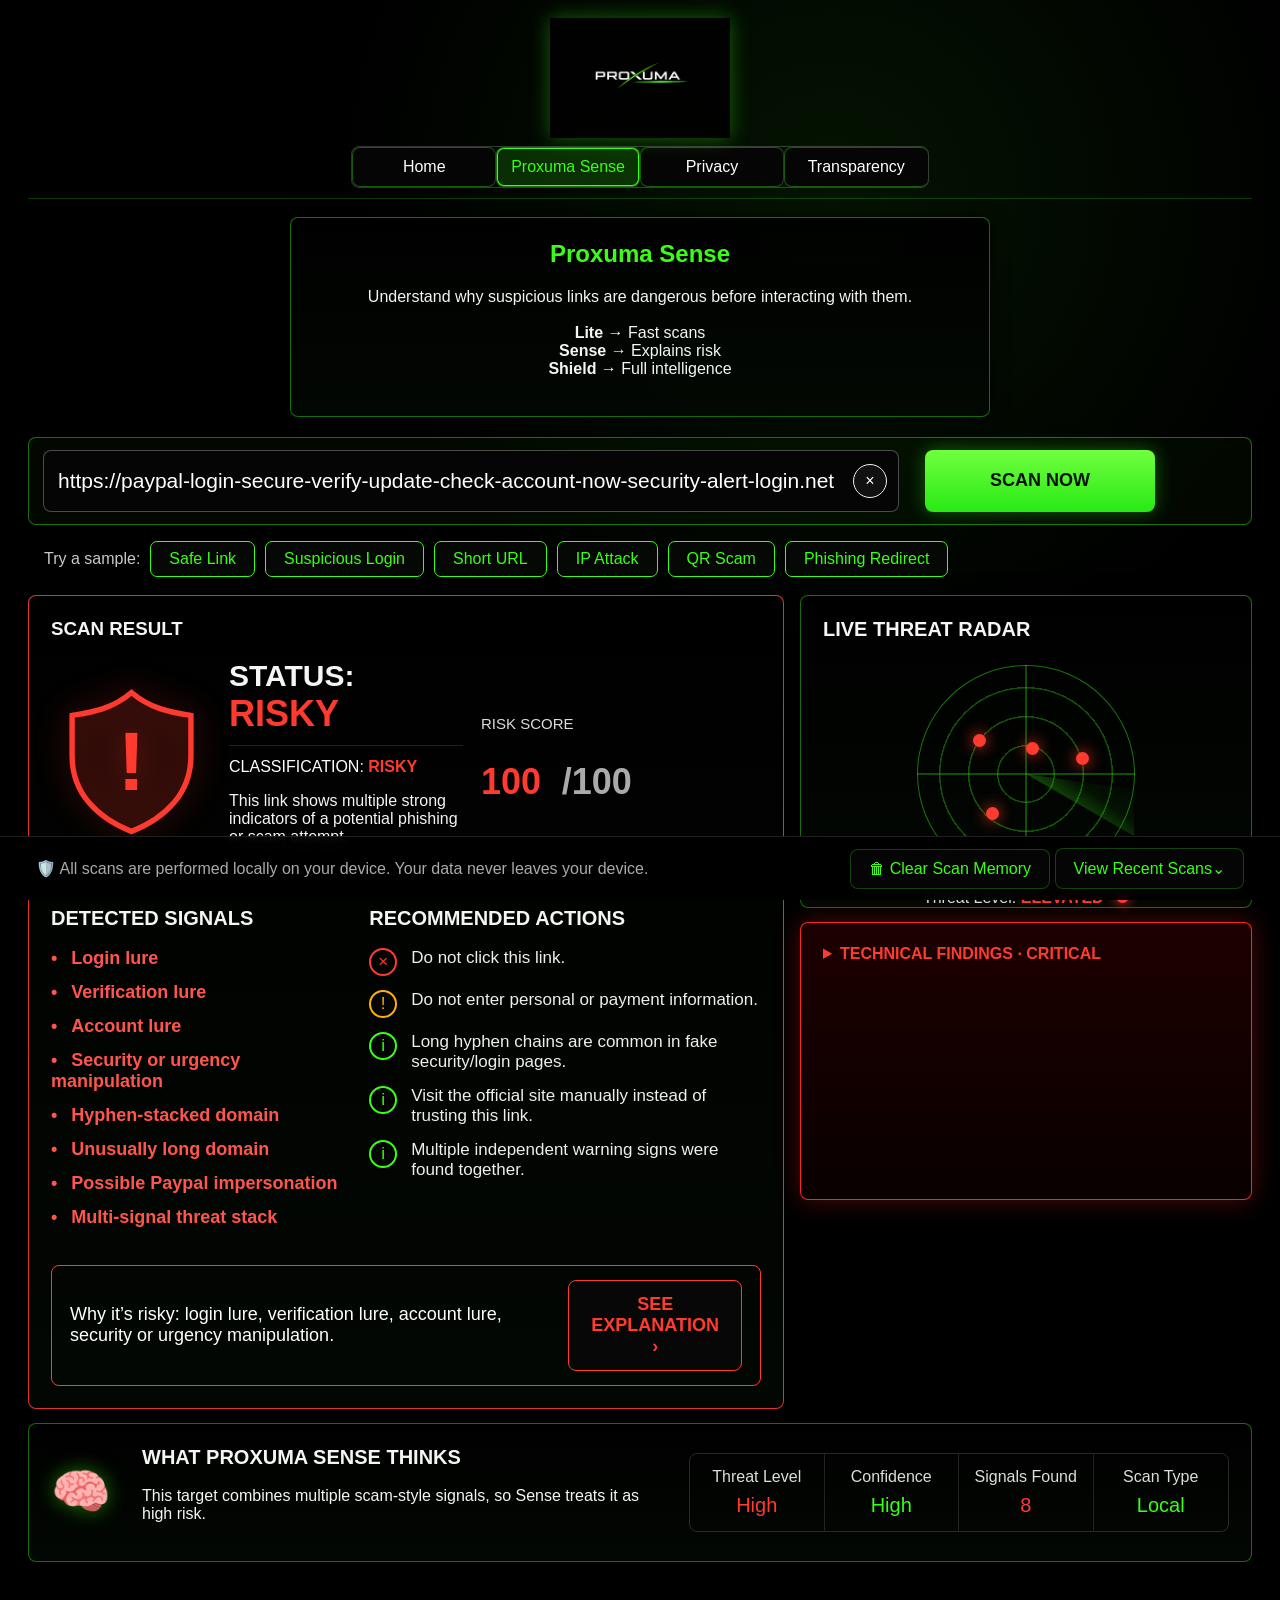
<file: inex.html>
<!DOCTYPE html>
<html lang="en">
<head>
<meta charset="UTF-8" />
<meta name="viewport" content="width=device-width, initial-scale=1.0" />
<title>Proxuma Sense</title>
<style>
:root{
  --neon:#39ff14;--bg:#030503;--panel:#060806;--panel2:#090d09;--text:#f3f6f3;--soft:#a8b5a8;
  --red:#ff3b2f;--orange:#ffb000;--line:rgba(57,255,20,.42);--glass:rgba(0,0,0,.72)
}
*{box-sizing:border-box}body{margin:0;background:radial-gradient(circle at 65% 12%,rgba(57,255,20,.08),transparent 30%),#000;color:var(--text);font-family:Arial,Helvetica,sans-serif;min-height:100vh}button,input{font:inherit}.app{max-width:1500px;margin:auto;padding:18px 28px 80px}.topbar{display:flex;flex-direction:column;align-items:center;justify-content:center;gap:8px;border-bottom:1px solid rgba(57,255,20,.22);padding-bottom:10px}
.logo{justify-content:center}
.nav{margin:0 auto}.logo{display:flex;align-items:center;gap:10px}.logo img{width:180px;max-width:100%;height:auto;filter:drop-shadow(0 0 10px rgba(57,255,20,.35))}.nav{display:grid;grid-template-columns:repeat(4,1fr);border:1px solid rgba(255,255,255,.2);border-radius:8px;overflow:hidden;max-width:730px;margin-left:auto}.nav button{background:#050505;color:#fff;border:1px solid rgba(57,255,20,.35);border-right:1px solid rgba(255,255,255,.18);border-radius:8px;padding:10px 14px;cursor:pointer}.nav button:last-child{border-right:0}.nav button.active{background:rgba(57,255,20,.16);color:var(--neon);box-shadow:inset 0 0 0 1px var(--neon)}.section{display:none}.section.active{display:block}.scanbar{margin-top:20px;border:1px solid var(--line);border-radius:8px;padding:12px 96px 12px 14px;display:grid;grid-template-columns:1fr 230px;gap:26px;position:relative;background:rgba(57,255,20,.03)}.inputwrap{position:relative}input{width:100%;background:#050505;border:1px solid rgba(255,255,255,.28);border-radius:8px;color:#fff;padding:18px 56px 18px 14px;font-size:21px;outline:none}input:focus{border-color:var(--neon);box-shadow:0 0 0 2px rgba(57,255,20,.12)}.clear{position:absolute;right:12px;top:50%;transform:translateY(-50%);width:34px;height:34px;border-radius:50%;border:1px solid #eee;background:#111;color:#fff;cursor:pointer}.scanBtn{border:0;border-radius:8px;background:linear-gradient(180deg,#71ff3f,#28e915);color:#031103;font-weight:800;font-size:18px;cursor:pointer;box-shadow:0 0 18px rgba(57,255,20,.35)}.samples{display:flex;align-items:center;gap:10px;flex-wrap:wrap;margin:16px 0 18px 16px;color:#c6cbc6}.chip{border:1px solid var(--neon);color:var(--neon);background:#050805;border-radius:7px;padding:8px 18px;cursor:pointer}.grid{display:grid;grid-template-columns:1fr 452px;gap:16px}.card{background:linear-gradient(180deg,rgba(0,0,0,.88),rgba(3,8,3,.9));border:1px solid var(--line);border-radius:8px;padding:22px;box-shadow:0 0 18px rgba(0,0,0,.55)}.result{border-color:rgba(255,59,47,.88);min-height:562px}.resultTop{display:grid;grid-template-columns:160px 1fr 280px;gap:18px;align-items:center;border-bottom:1px solid rgba(255,255,255,.12);padding-bottom:20px}.shield{width:135px;height:150px;margin:auto;filter:drop-shadow(0 0 16px rgba(255,59,47,.45))}.status h2{font-size:30px;margin:0 0 10px}.status .word{color:var(--red);font-size:36px}.subline{border-top:1px solid rgba(255,255,255,.12);padding-top:12px;color:#fff}.scoreLabel{font-size:15px;color:#ddd}.scoreNum{font-size:74px;color:var(--red);font-weight:900;line-height:1}.scoreNum span{font-size:36px;color:#aaa}.cols{display:grid;grid-template-columns:1fr 1.35fr;gap:28px;margin-top:16px;padding-top:8px}.cols h3,.right h3,.think h3{margin:0 0 18px;font-size:20px}.signals ul,.actions ul{list-style:none;padding:0;margin:0}.signals li{margin:13px 0;color:#ff554c;font-weight:700;font-size:18px}.signals li:before{content:'•';margin-right:14px}.actions li{display:flex;gap:14px;align-items:flex-start;margin:14px 0;color:#eee;font-size:17px}.ico{width:28px;height:28px;display:inline-grid;place-items:center;border-radius:50%;border:2px solid var(--neon);color:var(--neon);flex:0 0 auto}.ico.red{border-color:var(--red);color:var(--red)}.ico.orange{border-color:var(--orange);color:var(--orange)}.riskBox{margin-top:24px;border:1px solid var(--red);border-radius:8px;padding:14px 18px;display:flex;justify-content:space-between;gap:14px;align-items:center;color:#fff;font-size:18px}.explainBtn{border:1px solid var(--red);background:#070707;color:var(--red);border-radius:8px;padding:13px 22px;font-weight:800}.radarCard{height:313px}.radarBox{height:230px;display:grid;place-items:center;position:relative}.radarCircle{width:218px;height:218px;border-radius:50%;border:1px solid rgba(57,255,20,.45);position:relative;background:repeating-radial-gradient(circle,transparent 0 27px,rgba(57,255,20,.32) 28px 29px),linear-gradient(90deg,transparent 49.5%,rgba(57,255,20,.55) 50%,transparent 50.5%),linear-gradient(0deg,transparent 49.5%,rgba(57,255,20,.55) 50%,transparent 50.5%)}.sweep{position:absolute;left:50%;top:50%;width:108px;height:62px;transform-origin:0 0;background:linear-gradient(35deg,rgba(57,255,20,.75),rgba(57,255,20,.05) 65%,transparent);clip-path:polygon(0 0,100% 25%,100% 100%);animation:spin 2.5s linear infinite}.dot{position:absolute;width:13px;height:13px;border-radius:50%;background:var(--red);box-shadow:0 0 15px var(--red);opacity:.35}.dot.active{opacity:1}.d1{left:55px;top:68px}.d2{left:108px;top:76px}.d3{right:45px;top:86px}.d4{left:68px;bottom:62px}@keyframes spin{to{transform:rotate(360deg)}}.level{text-align:center;color:#ddd}.level b{color:var(--red)}.findings{min-height:278px}.findings li{margin:14px 0;color:#ddd}.findings .ok{color:var(--neon);margin-right:14px}.findings .warn{color:var(--orange);margin-right:14px}
.findings{transition:border-color .2s ease, box-shadow .2s ease, background .2s ease;}
.findings-safe{border-color:rgba(57,255,20,.38)!important;box-shadow:0 0 14px rgba(57,255,20,.10)!important;}
.findings-caution{border-color:rgba(255,176,0,.75)!important;box-shadow:0 0 18px rgba(255,176,0,.16)!important;}
.findings-risky{border-color:rgba(255,59,47,.82)!important;box-shadow:0 0 20px rgba(255,59,47,.20)!important;}
.findings-critical{border-color:rgba(255,38,38,.98)!important;box-shadow:0 0 26px rgba(255,38,38,.30)!important;background:linear-gradient(180deg,rgba(32,0,0,.92),rgba(10,0,0,.90))!important;}
.findings-invalid{border-color:rgba(170,170,170,.70)!important;box-shadow:0 0 14px rgba(170,170,170,.12)!important;}
.findings .bad{color:var(--red);margin-right:14px;font-weight:900;}
.findings .critical{color:#ff2626;margin-right:14px;font-weight:900;text-shadow:0 0 10px rgba(255,38,38,.35);}
.note.safe{color:var(--neon)!important}.note.caution{color:var(--orange)!important}.note.risky,.note.critical{color:var(--red)!important}.note.invalid{color:#bbb!important}
.note{color:var(--neon);line-height:1.5;margin-top:18px}.think{margin-top:14px;display:grid;grid-template-columns:1fr 540px;gap:22px;align-items:center}.brain{display:grid;grid-template-columns:75px 1fr;gap:16px;align-items:center}.brainIcon{font-size:48px;color:var(--neon);filter:drop-shadow(0 0 10px rgba(57,255,20,.45))}.stats{display:grid;grid-template-columns:repeat(4,1fr);border:1px solid rgba(255,255,255,.15);border-radius:8px;overflow:hidden}.stat{padding:14px;text-align:center;border-right:1px solid rgba(255,255,255,.12);color:#ddd}.stat:last-child{border-right:0}.stat div{font-size:20px;margin-top:8px;color:var(--neon)}.stat .bad{color:var(--red)}.bottom{position:fixed;bottom:0;left:0;right:0;background:rgba(0,0,0,.92);border-top:1px solid rgba(255,255,255,.12);padding:11px 36px;display:flex;justify-content:space-between;align-items:center;color:#aaa;backdrop-filter:blur(8px)}.bottom button{background:#050505;color:var(--neon);border:1px solid rgba(57,255,20,.25);border-radius:8px;padding:10px 18px}.pagePanel{max-width:1000px;margin:48px auto}.pagePanel h1{color:var(--neon)}.pagePanel p,.pagePanel li{font-size:18px;line-height:1.6;color:#d4ddd4}.hidden{display:none!important}@media(max-width:980px){.topbar{grid-template-columns:1fr}.nav{margin:0;max-width:none}.scanbar{grid-template-columns:1fr;padding-right:14px}.grid,.think,.resultTop,.cols{grid-template-columns:1fr}.resultTop{text-align:center}.bottom{position:static;margin-top:20px;flex-direction:column;gap:10px}.app{padding:14px}.logo img{width:210px}}

@media(max-width:600px){
  .nav{
    grid-template-columns:repeat(2,1fr);
    max-width:100%;
  }

  .scanbar{
    grid-template-columns:1fr;
    padding:12px;
    gap:12px;
  }

  input{
    font-size:16px;
    padding:14px 45px 14px 12px;
  }

  .scanBtn{
    width:100%;
  }

  .radarCard{
    height:auto;
  }

  .radarCircle{
    width:170px;
    height:170px;
  }

  .think{
    grid-template-columns:1fr;
  }

  .stats{
    grid-template-columns:repeat(2,1fr);
  }

  .result{
    min-height:auto;
  }

  .findings details,
  .think{
    margin-top:12px;
  }
}

</style>
</head>
<body>
<div class="app">
  <header class="topbar">
    <div class="logo"><img src="assets/proxuma-logo.png" alt="Proxuma Sense logo"></div>
    <nav class="nav">
      <button onclick="window.location.href='https://scar197124.github.io/PROXUMA/'">Home</button>
      <button class="active" onclick="showPage('sense',this)">Proxuma Sense</button>
      <button onclick="showPage('privacy',this)">Privacy</button>
      <button onclick="showPage('transparency',this)">Transparency</button>
    </nav>
  </header>

  <main id="sense" class="section active">
    
    <section class="card senseHero" style="margin:18px auto 0 auto;text-align:center;padding:22px;max-width:700px;">
      <h1 style="color:var(--neon);margin-top:0;">Proxuma Sense</h1>
      <p>Understand why suspicious links are dangerous before interacting with them.<br><br><strong>Lite</strong> → Fast scans<br><strong>Sense</strong> → Explains risk<br><strong>Shield</strong> → Full intelligence</p>
      
    </section>

    

    <div class="scanbar">
      <div class="inputwrap"><input id="scanInput" value="https://paypal-login-secure-verify-update-check-account-now-security-alert-login.net" placeholder="Enter suspicious URL/domain/text"><button class="clear" onclick="clearInput()">×</button></div>
      <button id="scanButton" class="scanBtn" onclick="runScan()">SCAN NOW</button>
    </div>
    <div class="samples"><span>Try a sample:</span>
      <button class="chip" onclick="loadSample('https://www.rbcroyalbank.com')">Safe Link</button>
      <button class="chip" onclick="loadSample('https://secure-update-account.com/login-help')">Suspicious Login</button>
      <button class="chip" onclick="loadSample('https://bit.ly/free-prize-claim')">Short URL</button>
      <button class="chip" onclick="loadSample('http://185.22.91.14/update-login')">IP Attack</button>
      <button class="chip" onclick="loadSample('https://toronto-parking-pay.net/secure-payment?verify=card')">QR Scam</button>
      <button class="chip" onclick="loadSample('https://secure-login-paypal.ru/account-verify')">Phishing Redirect</button>
    </div>

    <div class="grid">
      <section class="card result">
        <h3 style="margin-top:0">SCAN RESULT</h3>
        <div class="resultTop">
          <svg class="shield" viewBox="0 0 100 110"><path d="M50 5 C65 18 82 20 94 22 L94 52 C94 80 75 98 50 108 C25 98 6 80 6 52 L6 22 C18 20 35 18 50 5Z" fill="rgba(255,59,47,.12)" stroke="#ff3b2f" stroke-width="4"/><text x="50" y="77" text-anchor="middle" font-size="62" fill="#ff3b2f" font-weight="900">!</text></svg>
          <div class="status"><h2>STATUS: <span id="statusWord" class="word">RISKY</span></h2><div class="subline">CLASSIFICATION: <b id="classWord" style="color:var(--red)">RISKY</b></div><p id="mainExplain">This link shows multiple strong indicators of a potential phishing or scam attempt.</p></div>
          <div><div class="scoreLabel">RISK SCORE</div><div class="scoreNum"><span id="scoreNum">60</span> <span>/100</span></div></div>
        </div>
        <div class="cols">
          <div class="signals"><h3>DETECTED SIGNALS</h3><ul id="signalsList"></ul></div>
          <div class="actions"><h3>RECOMMENDED ACTIONS</h3><ul id="actionsList"></ul></div>
        </div>
        <div class="riskBox"><span id="whyRisky">Why it’s risky: This link uses brand impersonation, urgency language, and multiple lure keywords to trick you into thinking it’s legitimate.</span><button class="explainBtn" onclick="toggleExplain()">SEE EXPLANATION ›</button></div>
        <p id="expandedExplain" class="hidden" style="line-height:1.6;color:#ddd">Sense checks visible link behavior locally: lure words, suspicious structure, direct IPs, shorteners, risky extensions, and brand impersonation patterns. No scan data leaves this device.</p>
      </section>
      <aside class="right">
        <section class="card radarCard"><h3>LIVE THREAT RADAR</h3><div class="radarBox"><div class="radarCircle"><div class="sweep"></div><span class="dot d1"></span><span class="dot d2"></span><span class="dot d3"></span><span class="dot d4"></span></div></div><div class="level">Threat Level: <b id="threatLevel">ELEVATED</b> <span style="display:inline-block;width:13px;height:13px;background:var(--red);border-radius:50%;box-shadow:0 0 12px var(--red);margin-left:8px"></span></div></section>
        <details id="techCard" class="card findings findings-safe" style="margin-top:14px"><summary id="techSummary" style="cursor:pointer;font-weight:bold;">TECHNICAL FINDINGS · READY</summary><div style="margin-top:12px;"><ul id="technicalList"></ul><p class="note" id="techNote">Technical check did not find infrastructure-level issues, but content and behavior signals remain high risk.</p></div></details>
      </aside>
    </div>
    <section class="card think"><div class="brain"><div class="brainIcon">🧠</div><div><h3>WHAT PROXUMA SENSE THINKS</h3><p id="senseThinks">This link is trying to look like a trusted brand but uses multiple lure words and a long, unnatural domain.</p></div></div><div class="stats"><div class="stat">Threat Level<div id="statLevel" class="bad">High</div></div><div class="stat">Confidence<div id="statConf">High</div></div><div class="stat">Signals Found<div id="statSignals" class="bad">4</div></div><div class="stat">Scan Type<div>Local</div></div></div></section>
  </main>

  <section id="home" class="section"><div class="card pagePanel"><h1>PROXUMA ECOSYSTEM</h1><p>Lite, Sense, and Shield stay in their lanes. Sense is the clarity layer: it explains suspicious patterns without sending your scan anywhere.</p></div></section>
  <section id="privacy" class="section"><div class="card pagePanel"><h1>Privacy</h1><p>Every scan runs locally in your browser. No APIs. No internet calls. No tracking. No scan data leaves your device.</p><ul><li>No hidden telemetry</li><li>No account required</li><li>No cloud dependency</li><li>Local scan memory only</li></ul></div></section>
  <section id="transparency" class="section"><div class="card pagePanel"><h1>Transparency</h1><p>Proxuma Sense shows why a link is flagged. No black-box verdicts, no fake magic, just visible reasoning.</p></div></section>
</div>
<footer class="bottom"><div>🛡️ All scans are performed locally on your device. Your data never leaves your device.</div><div><button onclick="clearHistory()">🗑 Clear Scan Memory</button> <button onclick="showHistory()">View Recent Scans⌄</button></div></footer>
<script>
const knownBrands={
  paypal:['paypal.com','paypal.ca'], apple:['apple.com'], amazon:['amazon.com','amazon.ca'], google:['google.com'],
  microsoft:['microsoft.com','live.com','office.com'], rbc:['rbcroyalbank.com','rbc.com'], netflix:['netflix.com'],
  facebook:['facebook.com'], instagram:['instagram.com']
};
const shorteners=['bit.ly','tinyurl.com','t.co','goo.gl','is.gd','cutt.ly','ow.ly','buff.ly','rebrand.ly','shorturl.at','rb.gy','bitly.ws'];
let scanHistory=JSON.parse(localStorage.getItem('proxuma_sense_history_v2')||'[]');
function esc(s){return String(s).replace(/[&<>'"]/g,c=>({'&':'&amp;','<':'&lt;','>':'&gt;',"'":'&#39;','"':'&quot;'}[c]));}
function showPage(id,el){document.querySelectorAll('.section').forEach(s=>s.classList.remove('active'));document.getElementById(id).classList.add('active');document.querySelectorAll('.nav button').forEach(b=>b.classList.remove('active'));el.classList.add('active');}
function clearInput(){document.getElementById('scanInput').value='';}
function loadSample(v){document.getElementById('scanInput').value=v;runScan();}
function add(flags, actions, name, score, action, technical, tech){flags.push({name,score}); if(action) actions.push(action); if(tech) technical.push(tech); return score;}
function cleanInput(raw){return String(raw||'').trim().replace(/[\u200B-\u200D\uFEFF]/g,'').replace(/[)\]}>.,;]+$/,'');}
function parseTarget(raw){
  const clean=cleanInput(raw).toLowerCase();
  let host='', path='', validUrl=false;
  try{
    let candidate=clean;
    if(!/^https?:\/\//i.test(candidate) && /[./]/.test(candidate) && !/\s/.test(candidate)) candidate='https://'+candidate;
    const u=new URL(candidate);
    host=u.hostname.replace(/^www\./,'');
    path=(u.pathname+' '+u.search+' '+u.hash).toLowerCase();
    validUrl=!!host;
  }catch(e){}
  return {clean,host,path,validUrl};
}
function analyze(raw){
  const original=cleanInput(raw); const {clean,host,path,validUrl}=parseTarget(original);
  let score=0, flags=[], actions=[], technical=[], malformed=false;
  if(!clean){return {status:'INVALID',score:0,flags:[{name:'No input entered',score:0}],actions:['Enter a URL, domain, or suspicious text first.'],technical:['No scan performed.'],malformed:true,summary:'No scan target was provided.'};}
  if(clean.length>2500){return {status:'INVALID',score:0,flags:[{name:'Input too large for local scan',score:0}],actions:['Shorten the sample before scanning locally.'],technical:['Scan blocked to protect browser performance.'],malformed:true,summary:'The input was too large for a safe local browser scan.'};}
  const hasLure=/(login|verify|password|account|payment|bank|invoice|wallet|crypto|claim|prize|reward|winner|gift|airdrop|security|urgent|suspended|locked|update|confirm)/i.test(clean);
  const officialHost = host && Object.values(knownBrands).some(list=>list.includes(host));
  if(!validUrl && !/\s/.test(clean) && !hasLure){malformed=true; add(flags,actions,'Unrecognized format',0,'Use a valid URL, domain, or meaningful message sample.',technical,'Input is not a valid URL/domain or meaningful text sample.');}

  if(clean.includes('http://')) score+=add(flags,actions,'Unsecured HTTP',15,'Avoid entering credentials on non-HTTPS sites.',technical,'Missing HTTPS encryption');
  if(/(?:\d{1,3}\.){3}\d{1,3}/.test(clean)) score+=add(flags,actions,'Direct IP destination',30,'Do not trust direct IP links from messages or QR codes.',technical,'Direct IP routing detected');
  if(clean.includes('xn--')) score+=add(flags,actions,'Punycode spoof indicator',25,'Treat punycode domains as suspicious unless you typed them yourself.',technical,'Punycode marker detected');
  if(/%[0-9a-f]{2}/i.test(clean)) score+=add(flags,actions,'Encoded URL characters',10,'Be careful with links that hide characters through encoding.',technical,'Encoded URL characters detected');
  if(clean.includes('@') && validUrl) score+=add(flags,actions,'User-info URL trick',22,'Avoid URLs using @ because they can hide the real destination.',technical,'@ symbol present in URL authority/path');

  const combined=officialHost ? path : (host+' '+path+' '+clean);
  const lureRules=[
    [/login/i,'Login lure',15], [/verify|verification/i,'Verification lure',15], [/password/i,'Password lure',20],
    [/account/i,'Account lure',15], [/secure-update|security|alert|urgent|suspend|locked|confirm/i,'Security or urgency manipulation',15],
    [/payment|bank|invoice|wallet|card|billing/i,'Financial lure',15], [/crypto|airdrop/i,'Crypto lure',20],
    [/claim|prize|reward|winner|gift|free/i,'Prize or reward lure',12]
  ];
  for(const [re,label,pts] of lureRules){ if(re.test(combined)) score+=add(flags,actions,label,pts,null,technical,null); }

  if(host){
    if(shorteners.includes(host)) score+=add(flags,actions,'Known shortened link',18,'Expand shortened links before clicking.',technical,'Known URL shortener detected');
    const tld=(host.split('.').pop()||'');
    const labels=host.split('.');
    if(/\d/.test(tld)) score+=add(flags,actions,'Malformed or numeric TLD',22,'Do not trust domains with strange number-based endings.',technical,'Domain ending contains numbers');
    if(labels.length>=3) score+=add(flags,actions,'Subdomain stacking',10,'Check the true root domain before trusting the link.',technical,'Multiple subdomain layers detected');
    if((host.match(/-/g)||[]).length>=3) score+=add(flags,actions,'Hyphen-stacked domain',18,'Long hyphen chains are common in fake security/login pages.',technical,'Long hyphen chain detected');
    if(host.length>45) score+=add(flags,actions,'Unusually long domain',10,null,technical,'Unusually long domain detected');
    if(/\.ru$|\.tk$|\.zip$|\.mov$|\.top$|\.xyz$/.test(host)) score+=add(flags,actions,'Risky or abuse-prone domain extension',16,null,technical,'Risky or abuse-prone domain extension detected');
    if(!shorteners.includes(host) && (/^bi[tzs]?\.ly\d*$/.test(host) || /^biz\.ly\d*$/.test(host) || /(^|\.)ly\d+$/.test(host))){
      score+=add(flags,actions,'Fake shortener mimic',24,'This resembles a shortened link but does not match a trusted shortener pattern.',technical,'Shortener imitation pattern detected');
    }
    if(/\.{2,}/.test(host) || /--/.test(host)) score+=add(flags,actions,'Abnormal domain punctuation',10,null,technical,'Abnormal domain punctuation detected');
    for(const brand of Object.keys(knownBrands)){
      if(host.includes(brand) && !knownBrands[brand].includes(host)){
        score+=add(flags,actions,'Possible '+brand.charAt(0).toUpperCase()+brand.slice(1)+' impersonation',18,'Visit the official site manually instead of trusting this link.',technical,'Brand name appears outside its official root domain');
      }
    }
  } else if(hasLure && !/\s/.test(clean)) {
    score+=add(flags,actions,'Lure text without valid domain',8,'Paste the full link if available so Sense can inspect the domain.',technical,'Suspicious terms found, but no valid domain was parsed');
  }

  const positive=flags.filter(f=>f.score>0).length;
  if(positive>=3) score+=add(flags,actions,'Multi-signal threat stack',15,'Multiple independent warning signs were found together.',technical,null);
  score=Math.min(100,score);
  let status=malformed?'INVALID':score>=45?'RISKY':score>=20?'CAUTION':'SAFE';
  if(!technical.length){
    const signalNames=flags.filter(f=>f.score>0).map(f=>f.name).slice(0,4).join(', ');
    if(status==='RISKY' || status==='CAUTION'){
      technical.push(signalNames ? 'Technical risk is supported by local visible signals: '+signalNames+'.' : 'Technical risk is supported by the local signal stack.');
    } else {
      technical.push('No major technical anomalies detected.');
    }
  }
  if(status==='RISKY') actions.unshift('Do not click this link.','Do not enter personal or payment information.');
  if(status==='CAUTION') actions.unshift('Pause before clicking and verify the destination manually.');
  if(status==='SAFE' && !actions.length) actions.push('Proceed normally, but stay alert.');
  actions=[...new Set(actions)];
  let summary = status==='INVALID'?'Sense rejected this input instead of calling junk safe.':
    status==='RISKY'?'This target combines multiple scam-style signals, so Sense treats it as high risk.':
    status==='CAUTION'?'This target has warning signs that deserve caution, even if it is not a full high-risk match.':
    'Sense did not detect strong visible scam patterns in this input.';
  return {status,score,flags,actions,technical,malformed,summary,host};
}
function colorFor(status){return status==='RISKY'?'var(--red)':status==='CAUTION'?'var(--orange)':status==='INVALID'?'#aaa':'var(--neon)';}
function technicalSeverity(r){
  if(!r || r.status==='INVALID') return 'invalid';
  if(r.status==='RISKY' && r.score>=75) return 'critical';
  if(r.status==='RISKY') return 'risky';
  if(r.status==='CAUTION') return 'caution';
  return 'safe';
}
function technicalIconClass(sev, text){
  if(text && text.includes('No major')) return 'ok';
  if(sev==='critical') return 'critical';
  if(sev==='risky') return 'bad';
  if(sev==='caution') return 'warn';
  if(sev==='invalid') return 'warn';
  return 'ok';
}
function technicalIcon(sev, text){
  if(text && text.includes('No major')) return '✓';
  if(sev==='critical') return '×';
  if(sev==='risky') return '!';
  if(sev==='caution') return '!';
  if(sev==='invalid') return 'i';
  return '✓';
}
function technicalLabel(sev){
  return sev==='critical'?'CRITICAL':sev==='risky'?'DANGER':sev==='caution'?'CAUTION':sev==='invalid'?'INVALID':'SAFE';
}
function runScan(){
  let raw=document.getElementById('scanInput').value;let r=analyze(raw);let risky=r.status==='RISKY',caution=r.status==='CAUTION',invalid=r.status==='INVALID';
  const c=colorFor(r.status);
  document.getElementById('statusWord').textContent=r.status;document.getElementById('statusWord').style.color=c;
  document.getElementById('classWord').textContent=r.status;document.getElementById('classWord').style.color=c;
  document.getElementById('scoreNum').textContent=r.score;document.getElementById('scoreNum').style.color=c;
  document.getElementById('mainExplain').textContent= invalid?'This input does not appear to be a valid URL, domain, or meaningful suspicious text sample.': risky?'This link shows multiple strong indicators of a potential phishing or scam attempt.': caution?'This link contains caution signals that deserve attention.':'No major risk indicators were found by the local Sense scan.';
  document.getElementById('signalsList').innerHTML=r.flags.map(f=>`<li>${esc(f.name)}</li>`).join('');
  document.getElementById('actionsList').innerHTML=r.actions.map((a,i)=>`<li><span class="ico ${i===0&&risky?'red':i===1&&risky?'orange':''}">${i===0&&risky?'×':i===1&&risky?'!':'i'}</span><span>${esc(a)}</span></li>`).join('');
  const techSeverity=technicalSeverity(r);
  const techCard=document.getElementById('techCard');
  const techSummary=document.getElementById('techSummary');
  const techNote=document.getElementById('techNote');
  if(techCard){techCard.className='card findings findings-'+techSeverity;}
  if(techSummary){techSummary.textContent='TECHNICAL FINDINGS · '+technicalLabel(techSeverity); techSummary.style.color=techSeverity==='safe'?'var(--neon)':techSeverity==='caution'?'var(--orange)':techSeverity==='invalid'?'#bbb':'var(--red)';}
  document.getElementById('technicalList').innerHTML=r.technical.map(t=>`<li><span class="${technicalIconClass(techSeverity,t)}">${technicalIcon(techSeverity,t)}</span>${esc(t)}</li>`).join('');
  techNote.textContent=risky?'Technical and content checks agree: the visible local signals support a high-risk warning.':caution?'Technical and content checks found caution signals. Verify before clicking.':invalid?'Sense rejected this input before scoring it as safe.':'Technical and content checks found no major warning signals.';
  techNote.className='note '+techSeverity;
  document.getElementById('whyRisky').textContent=risky?'Why it’s risky: '+r.flags.filter(f=>f.score>0).slice(0,4).map(f=>f.name.toLowerCase()).join(', ')+'.':invalid?'Why it matters: junk input should not be labeled safe; Sense separates invalid input from real safety results.':caution?'Why it needs caution: '+r.flags.filter(f=>f.score>0).map(f=>f.name.toLowerCase()).join(', ')+'.':'Why it appears safe: Sense did not detect common scam patterns in this input.';
  document.getElementById('senseThinks').textContent=r.summary;
  document.getElementById('threatLevel').textContent=risky?'ELEVATED':caution?'CAUTION':invalid?'INVALID':'LOW';
  document.getElementById('statLevel').textContent=risky?'High':caution?'Medium':invalid?'Invalid':'Low';
  document.getElementById('statLevel').style.color=c;
  document.getElementById('statConf').textContent= r.flags.filter(f=>f.score>0).length>=3?'High':r.flags.filter(f=>f.score>0).length>=1?'Moderate':'Low';
  document.getElementById('statSignals').textContent=r.flags.filter(f=>f.score>0).length;
  document.querySelectorAll('.dot').forEach((d,i)=>d.classList.toggle('active', i<Math.max(1,Math.min(4,r.flags.filter(f=>f.score>0).length))));
  if(!invalid){scanHistory.unshift({input:raw,status:r.status,score:r.score,time:new Date().toLocaleString()});scanHistory=scanHistory.slice(0,5);localStorage.setItem('proxuma_sense_history_v2',JSON.stringify(scanHistory));}
}
function toggleExplain(){document.getElementById('expandedExplain').classList.toggle('hidden');}
function clearHistory(){scanHistory=[];localStorage.removeItem('proxuma_sense_history_v2');alert('Local scan memory cleared.');}
function showHistory(){alert(scanHistory.length?scanHistory.map(h=>`${h.status} ${h.score}/100 - ${h.input}`).join('\n\n'):'No recent scans.');}
runScan();
</script>

</body>
</html>
</file>
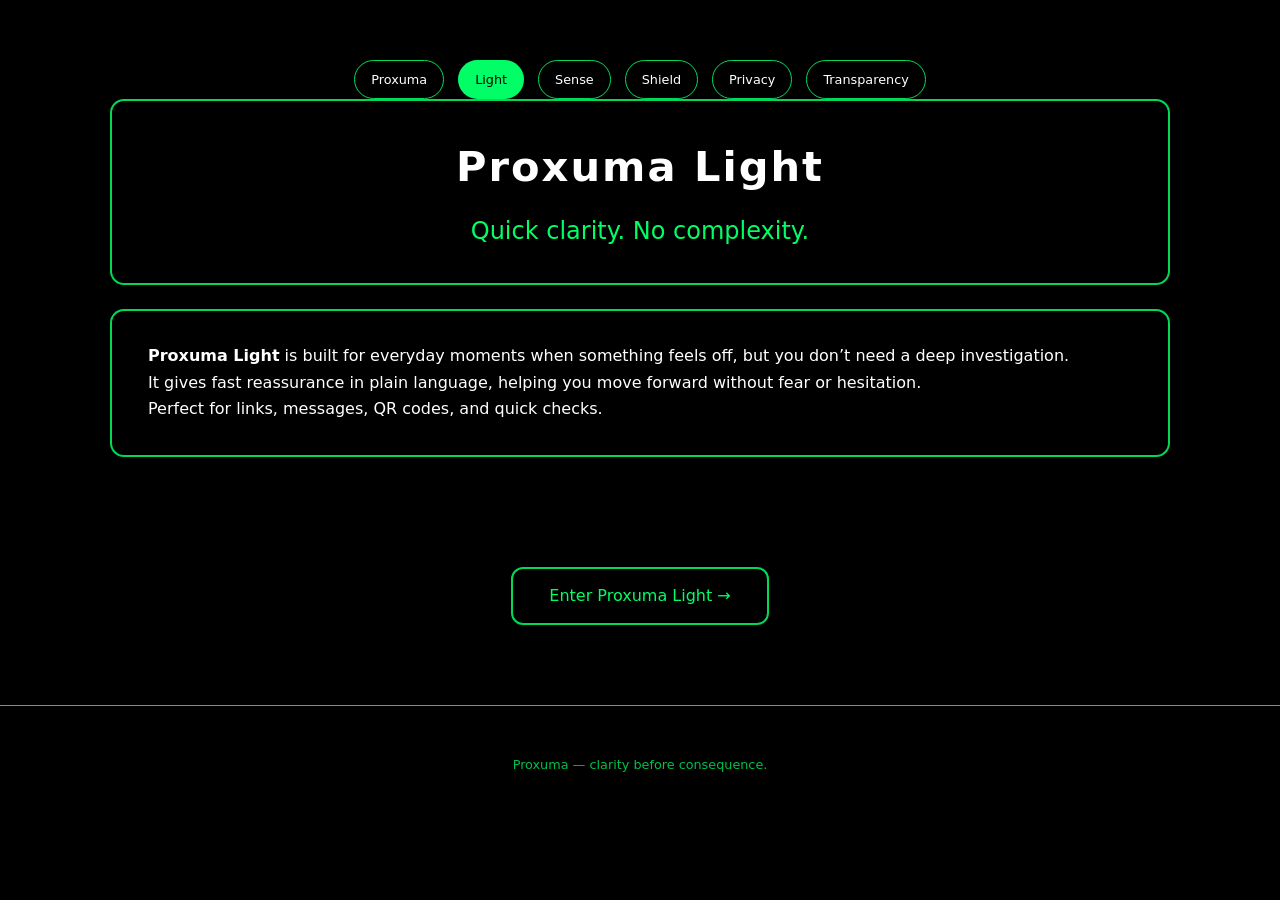
<file: light.html>
<!DOCTYPE html>
<html><head>
<meta charset="UTF-8">
<meta name="viewport" content="width=device-width,initial-scale=1.0">
<title>Proxuma Light</title>
<style>
:root {
  --bg:#000;
  --neon:#00ff66;
  --text:#ffffff;
  --border:rgba(0,255,102,.85);
  --glow:rgba(0,255,102,.45);
}
*{box-sizing:border-box;margin:0;padding:0;font-family:system-ui,-apple-system,BlinkMacSystemFont,"Segoe UI",Roboto}
body{background:var(--bg);color:var(--text);line-height:1.65}
.container{max-width:1100px;margin:auto;padding:60px 20px}
.card{border:2px solid var(--border);border-radius:14px;background:#000;padding:32px 36px;margin-bottom:24px;position:relative}
.card::before{content:"";position:absolute;inset:-2px;border-radius:16px;opacity:0;box-shadow:0 0 22px var(--glow);transition:.2s;pointer-events:none}
.card:hover::before{opacity:1}
.header h1{text-align:center;font-size:2.6rem;letter-spacing:2px}
.header h2{text-align:center;margin-top:10px;color:var(--neon);font-weight:400}
.top-nav,.footer-actions{display:flex;justify-content:center;gap:14px;flex-wrap:wrap}
.top-btn,.footer-btn{padding:8px 16px;border:1.5px solid var(--border);border-radius:999px;color:var(--text);text-decoration:none;font-size:.8rem;transition:.2s}
.top-btn:hover,.footer-btn:hover{background:var(--neon);color:#000;box-shadow:0 0 14px var(--glow)}
.active{background:var(--neon);color:#000;pointer-events:none}
.cta-wrap{display:flex;justify-content:center;margin:26px 0}
.btn{padding:14px 36px;border:2px solid var(--border);border-radius:12px;color:var(--neon);text-decoration:none;font-size:1rem;transition:.2s}
.btn:hover{background:var(--neon);color:#000;box-shadow:0 0 16px var(--glow)}
footer{margin-top:80px;padding:36px 20px;border-top:1px solid var(--border);text-align:center}
.footer-note{font-size:.8rem;color:var(--neon);opacity:.75;margin-top:12px}
</style>
</head>
<body>
<div class="container">

<nav class="top-nav">
<a class="top-btn " href="index.html">Proxuma</a>
<a class="top-btn active" href="light.html">Light</a>
<a class="top-btn " href="scene.html">Sense</a>
<a class="top-btn " href="shield.html">Shield</a>
<a class="top-btn " href="privacy.html">Privacy</a>
<a class="top-btn " href="transparency.html">Transparency</a>
</nav>

<div class="card header"><h1>Proxuma Light</h1><h2>Quick clarity. No complexity.</h2></div>

<div class='card'>
<p><strong>Proxuma Light</strong> is built for everyday moments when something feels off, but you don’t need a deep investigation.</p>
<p>It gives fast reassurance in plain language, helping you move forward without fear or hesitation.</p>
<p>Perfect for links, messages, QR codes, and quick checks.</p>
</div>

</div>

<div class="cta-wrap">
<a class="btn" href="https://scar197124.github.io/Proxuma-lite/" target="_blank" rel="noopener">Enter Proxuma Light →</a>
</div>



<footer>
  <div class="footer-note">Proxuma — clarity before consequence.</div>
</footer>


</body></html>
</file>
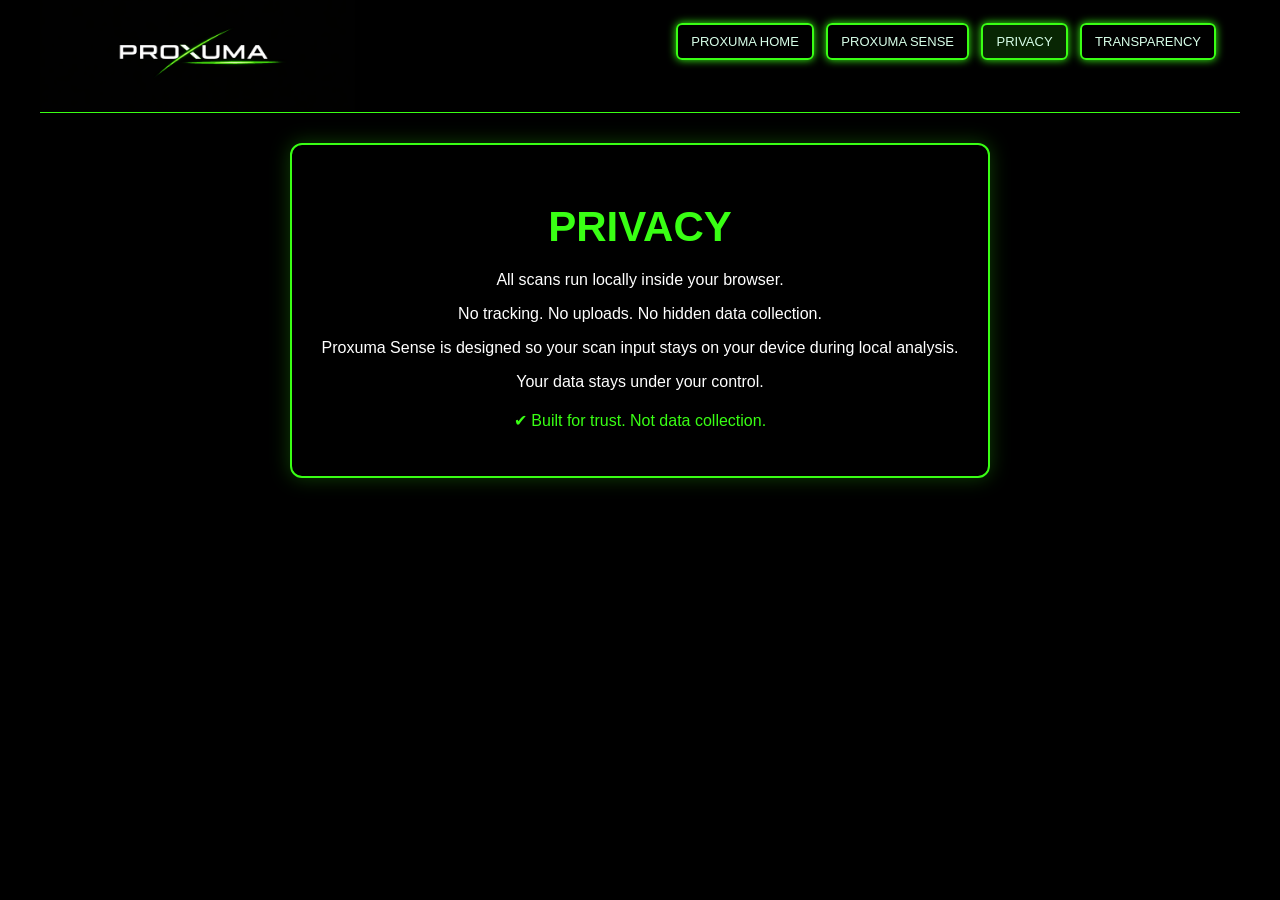
<file: privacy.html>
<!DOCTYPE html>
<html>
<head>
<meta charset="UTF-8">
<title>Privacy</title>
<style>
body{margin:0;background:#000;color:#fff;font-family:Arial;}
.header{
  position:relative;
  height:112px;
  max-width:1200px;
  margin:0 auto;
  width:100%;
  background:url('proxuma-logo.png') left center / 315px auto no-repeat;
  border-bottom:1px solid #39ff14;
}
.nav{
  position:absolute;
  right:24px;
  top:32px;
}
.nav a{
  text-decoration:none;
  color:#d8ffe9;
  border:2px solid #39ff14;
  padding:9px 13px;
  margin-left:8px;
  border-radius:6px;
  font-size:13px;
  box-shadow:0 0 8px #39ff14;
}
.nav a.active{
  background:rgba(57,255,20,0.15);
}
.page-wrap{
  max-width:1200px;
  margin:0 auto;
  padding:30px 20px;
  display:flex;
  justify-content:center;
}
.card{
  max-width:700px;
  padding:30px;
  border:2px solid #39ff14;
  border-radius:12px;
  box-shadow:0 0 20px rgba(57,255,20,0.25);
  background:rgba(0,0,0,0.6);
  text-align:center;
}
h1{color:#39ff14;font-size:42px;margin-bottom:20px;}
</style>
</head>
<body>

<div class="header">
  <div class="nav">
    <a href="https://scar197124.github.io/PROXUMA/">PROXUMA HOME</a>
    <a href="sense.html">PROXUMA SENSE</a>
    <a href="privacy.html" class="active">PRIVACY</a>
    <a href="transparency.html">TRANSPARENCY</a>
  </div>
</div>

<div class="page-wrap">
<div class="card">
<h1>PRIVACY</h1>
<p>All scans run locally inside your browser.</p>
<p>No tracking. No uploads. No hidden data collection.</p>
<p>Proxuma Sense is designed so your scan input stays on your device during local analysis.</p>
<p>Your data stays under your control.</p>
<p style="margin-top:20px;color:#39ff14;">✔ Built for trust. Not data collection.</p>
</div>
</div>
</body>
</html>
</file>
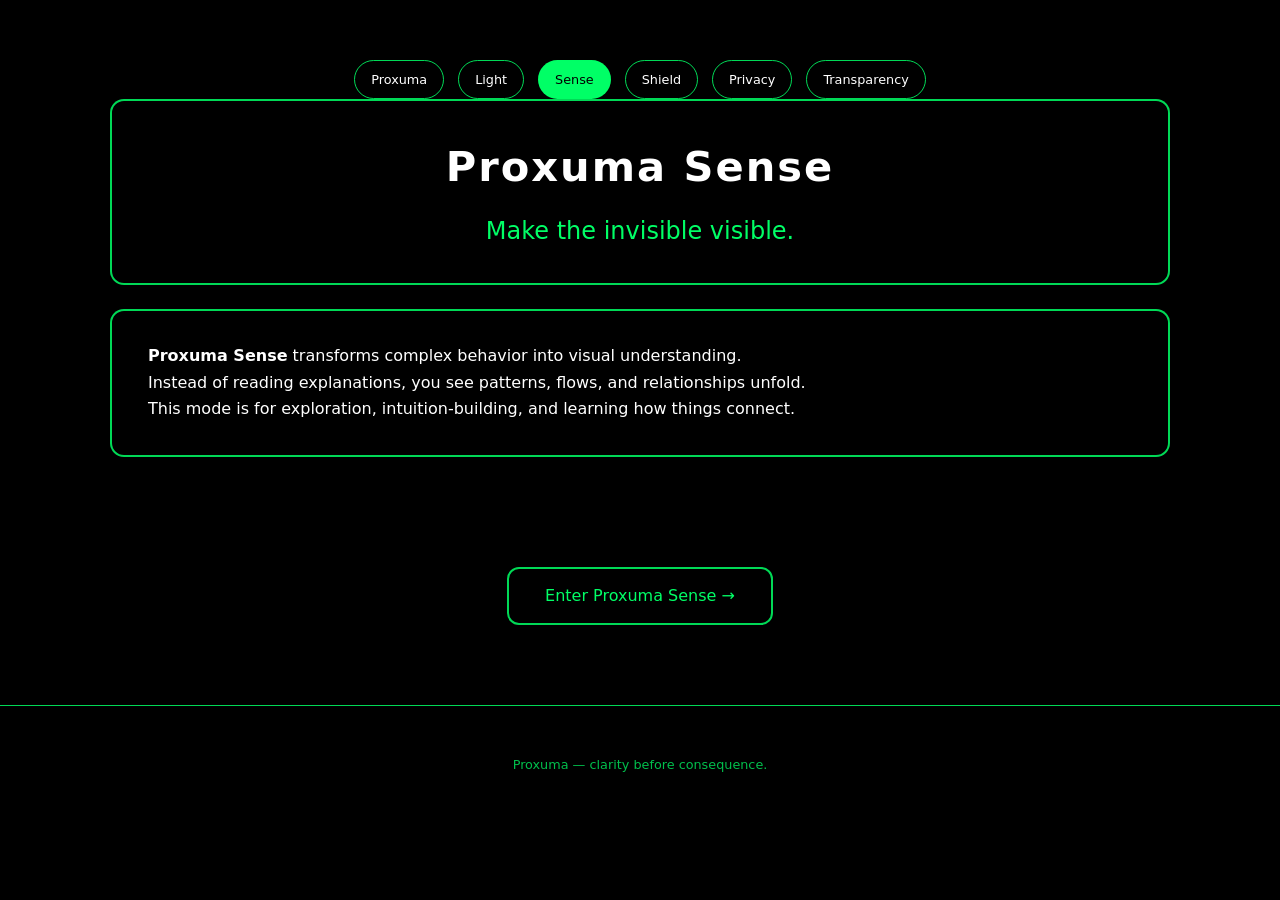
<file: scene.html>
<!DOCTYPE html>
<html><head>
<meta charset="UTF-8">
<meta name="viewport" content="width=device-width,initial-scale=1.0">
<title>Proxuma Sense</title>
<style>
:root {
  --bg:#000;
  --neon:#00ff66;
  --text:#ffffff;
  --border:rgba(0,255,102,.85);
  --glow:rgba(0,255,102,.45);
}
*{box-sizing:border-box;margin:0;padding:0;font-family:system-ui,-apple-system,BlinkMacSystemFont,"Segoe UI",Roboto}
body{background:var(--bg);color:var(--text);line-height:1.65}
.container{max-width:1100px;margin:auto;padding:60px 20px}
.card{border:2px solid var(--border);border-radius:14px;background:#000;padding:32px 36px;margin-bottom:24px;position:relative}
.card::before{content:"";position:absolute;inset:-2px;border-radius:16px;opacity:0;box-shadow:0 0 22px var(--glow);transition:.2s;pointer-events:none}
.card:hover::before{opacity:1}
.header h1{text-align:center;font-size:2.6rem;letter-spacing:2px}
.header h2{text-align:center;margin-top:10px;color:var(--neon);font-weight:400}
.top-nav,.footer-actions{display:flex;justify-content:center;gap:14px;flex-wrap:wrap}
.top-btn,.footer-btn{padding:8px 16px;border:1.5px solid var(--border);border-radius:999px;color:var(--text);text-decoration:none;font-size:.8rem;transition:.2s}
.top-btn:hover,.footer-btn:hover{background:var(--neon);color:#000;box-shadow:0 0 14px var(--glow)}
.active{background:var(--neon);color:#000;pointer-events:none}
.cta-wrap{display:flex;justify-content:center;margin:26px 0}
.btn{padding:14px 36px;border:2px solid var(--border);border-radius:12px;color:var(--neon);text-decoration:none;font-size:1rem;transition:.2s}
.btn:hover{background:var(--neon);color:#000;box-shadow:0 0 16px var(--glow)}
footer{margin-top:80px;padding:36px 20px;border-top:1px solid var(--border);text-align:center}
.footer-note{font-size:.8rem;color:var(--neon);opacity:.75;margin-top:12px}
</style>
</head>
<body>
<div class="container">

<nav class="top-nav">
<a class="top-btn " href="index.html">Proxuma</a>
<a class="top-btn " href="light.html">Light</a>
<a class="top-btn active" href="scene.html">Sense</a>
<a class="top-btn " href="shield.html">Shield</a>
<a class="top-btn " href="privacy.html">Privacy</a>
<a class="top-btn " href="transparency.html">Transparency</a>
</nav>

<div class="card header"><h1>Proxuma Sense</h1><h2>Make the invisible visible.</h2></div>

<div class='card'>
<p><strong>Proxuma Sense</strong> transforms complex behavior into visual understanding.</p>
<p>Instead of reading explanations, you see patterns, flows, and relationships unfold.</p>
<p>This mode is for exploration, intuition-building, and learning how things connect.</p>
</div>

</div>

<div class="cta-wrap">
<a class="btn" href="https://scar197124.github.io/Proxuma-sense/" target="_blank" rel="noopener">Enter Proxuma Sense →</a>
</div>



<footer>
  <div class="footer-note">Proxuma — clarity before consequence.</div>
</footer>


</body></html>
</file>
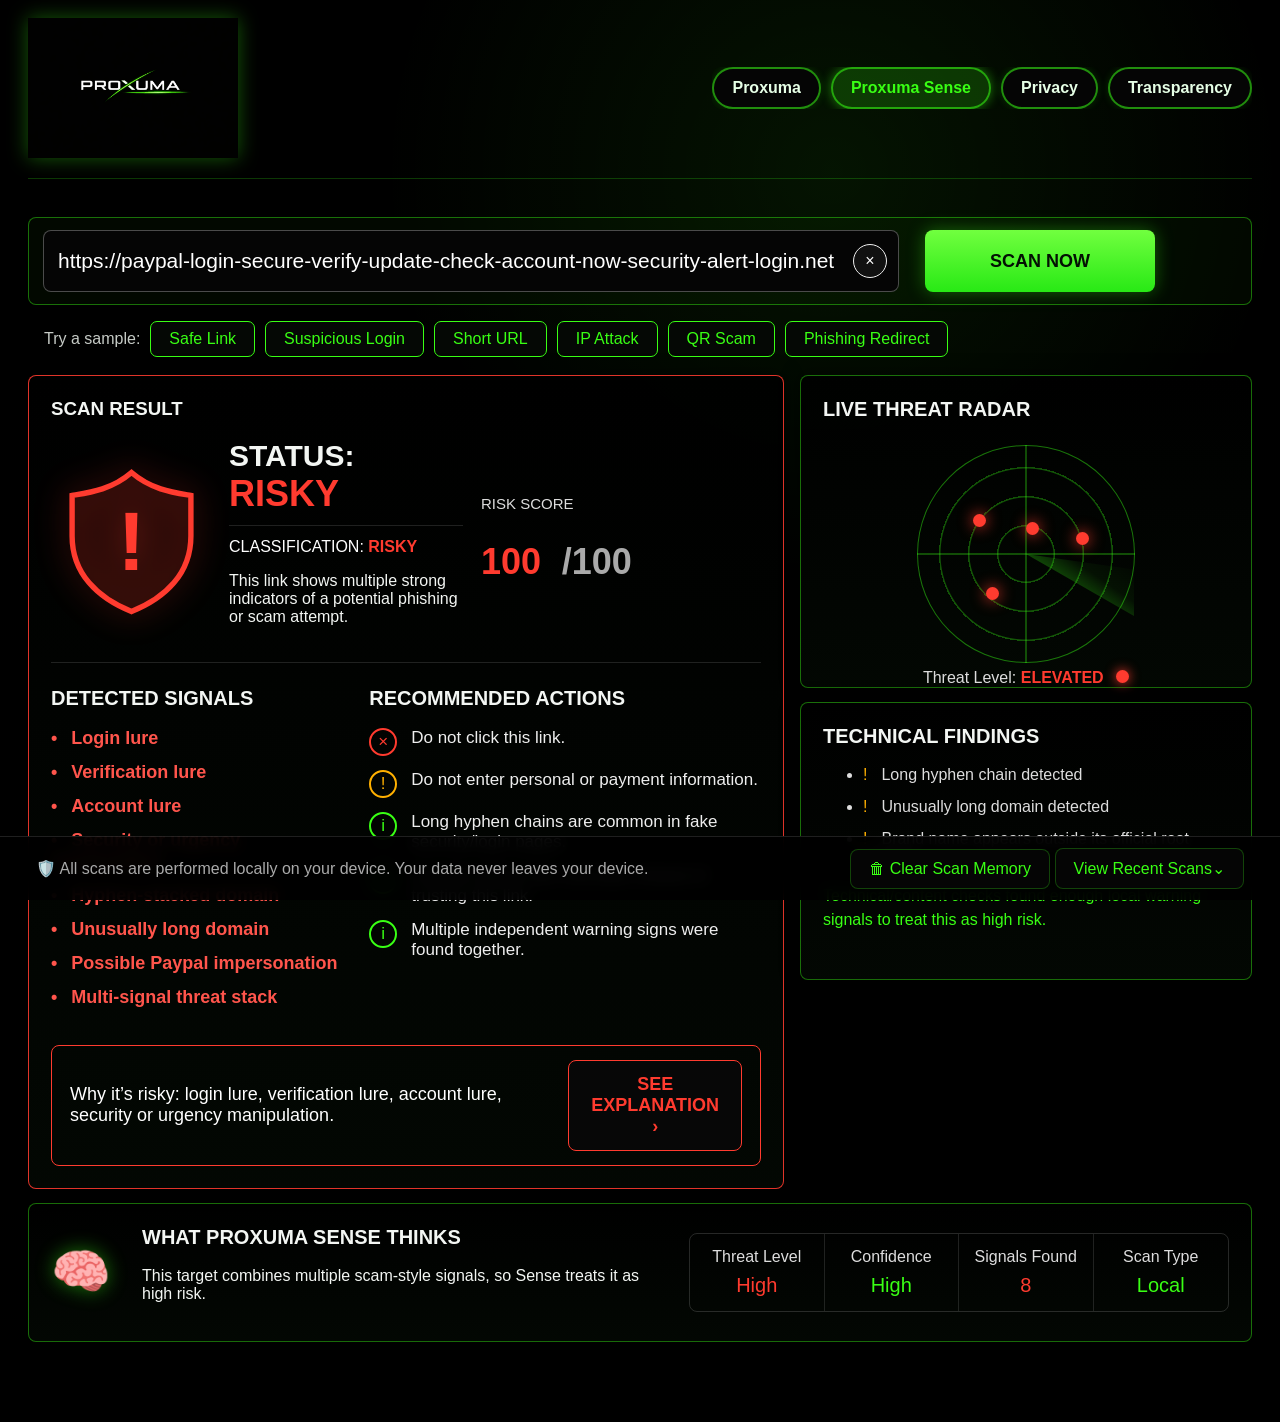
<file: sense.html>
<!DOCTYPE html>
<html lang="en">
<head>
<meta charset="UTF-8" />
<meta name="viewport" content="width=device-width, initial-scale=1.0" />
<title>Proxuma Sense</title>
<style>
:root{
  --neon:#39ff14;--bg:#030503;--panel:#060806;--panel2:#090d09;--text:#f3f6f3;--soft:#a8b5a8;
  --red:#ff3b2f;--orange:#ffb000;--line:rgba(57,255,20,.42);--glass:rgba(0,0,0,.72)
}
*{box-sizing:border-box}body{margin:0;background:radial-gradient(circle at 65% 12%,rgba(57,255,20,.08),transparent 30%),#000;color:var(--text);font-family:Arial,Helvetica,sans-serif;min-height:100vh}button,input{font:inherit}.app{max-width:1500px;margin:auto;padding:18px 28px 80px}.topbar{display:grid;grid-template-columns:300px 1fr;align-items:center;gap:20px;border-bottom:1px solid rgba(57,255,20,.22);padding-bottom:18px}.logo{display:flex;align-items:center;gap:10px}.logo img{width:250px;max-width:100%;height:auto;filter:drop-shadow(0 0 10px rgba(57,255,20,.35))}.nav{display:grid;grid-template-columns:repeat(4,1fr);border:1px solid rgba(255,255,255,.2);border-radius:8px;overflow:hidden;max-width:730px;margin-left:auto}.nav button{background:#050505;color:#fff;border:0;border-right:1px solid rgba(255,255,255,.18);padding:14px 20px;cursor:pointer}.nav button:last-child{border-right:0}.nav button.active{background:rgba(57,255,20,.16);color:var(--neon);box-shadow:inset 0 0 0 1px var(--neon)}.section{display:none}.section.active{display:block}.scanbar{margin-top:38px;border:1px solid var(--line);border-radius:8px;padding:12px 96px 12px 14px;display:grid;grid-template-columns:1fr 230px;gap:26px;position:relative;background:rgba(57,255,20,.03)}.inputwrap{position:relative}input{width:100%;background:#050505;border:1px solid rgba(255,255,255,.28);border-radius:8px;color:#fff;padding:18px 56px 18px 14px;font-size:21px;outline:none}input:focus{border-color:var(--neon);box-shadow:0 0 0 2px rgba(57,255,20,.12)}.clear{position:absolute;right:12px;top:50%;transform:translateY(-50%);width:34px;height:34px;border-radius:50%;border:1px solid #eee;background:#111;color:#fff;cursor:pointer}.scanBtn{border:0;border-radius:8px;background:linear-gradient(180deg,#71ff3f,#28e915);color:#031103;font-weight:800;font-size:18px;cursor:pointer;box-shadow:0 0 18px rgba(57,255,20,.35)}.samples{display:flex;align-items:center;gap:10px;flex-wrap:wrap;margin:16px 0 18px 16px;color:#c6cbc6}.chip{border:1px solid var(--neon);color:var(--neon);background:#050805;border-radius:7px;padding:8px 18px;cursor:pointer}.grid{display:grid;grid-template-columns:1fr 452px;gap:16px}.card{background:linear-gradient(180deg,rgba(0,0,0,.88),rgba(3,8,3,.9));border:1px solid var(--line);border-radius:8px;padding:22px;box-shadow:0 0 18px rgba(0,0,0,.55)}.result{border-color:rgba(255,59,47,.88);min-height:562px}.resultTop{display:grid;grid-template-columns:160px 1fr 280px;gap:18px;align-items:center;border-bottom:1px solid rgba(255,255,255,.12);padding-bottom:20px}.shield{width:135px;height:150px;margin:auto;filter:drop-shadow(0 0 16px rgba(255,59,47,.45))}.status h2{font-size:30px;margin:0 0 10px}.status .word{color:var(--red);font-size:36px}.subline{border-top:1px solid rgba(255,255,255,.12);padding-top:12px;color:#fff}.scoreLabel{font-size:15px;color:#ddd}.scoreNum{font-size:74px;color:var(--red);font-weight:900;line-height:1}.scoreNum span{font-size:36px;color:#aaa}.cols{display:grid;grid-template-columns:1fr 1.35fr;gap:28px;margin-top:16px;padding-top:8px}.cols h3,.right h3,.think h3{margin:0 0 18px;font-size:20px}.signals ul,.actions ul{list-style:none;padding:0;margin:0}.signals li{margin:13px 0;color:#ff554c;font-weight:700;font-size:18px}.signals li:before{content:'•';margin-right:14px}.actions li{display:flex;gap:14px;align-items:flex-start;margin:14px 0;color:#eee;font-size:17px}.ico{width:28px;height:28px;display:inline-grid;place-items:center;border-radius:50%;border:2px solid var(--neon);color:var(--neon);flex:0 0 auto}.ico.red{border-color:var(--red);color:var(--red)}.ico.orange{border-color:var(--orange);color:var(--orange)}.riskBox{margin-top:24px;border:1px solid var(--red);border-radius:8px;padding:14px 18px;display:flex;justify-content:space-between;gap:14px;align-items:center;color:#fff;font-size:18px}.explainBtn{border:1px solid var(--red);background:#070707;color:var(--red);border-radius:8px;padding:13px 22px;font-weight:800}.radarCard{height:313px}.radarBox{height:230px;display:grid;place-items:center;position:relative}.radarCircle{width:218px;height:218px;border-radius:50%;border:1px solid rgba(57,255,20,.45);position:relative;background:repeating-radial-gradient(circle,transparent 0 27px,rgba(57,255,20,.32) 28px 29px),linear-gradient(90deg,transparent 49.5%,rgba(57,255,20,.55) 50%,transparent 50.5%),linear-gradient(0deg,transparent 49.5%,rgba(57,255,20,.55) 50%,transparent 50.5%)}.sweep{position:absolute;left:50%;top:50%;width:108px;height:62px;transform-origin:0 0;background:linear-gradient(35deg,rgba(57,255,20,.75),rgba(57,255,20,.05) 65%,transparent);clip-path:polygon(0 0,100% 25%,100% 100%);animation:spin 2.5s linear infinite}.dot{position:absolute;width:13px;height:13px;border-radius:50%;background:var(--red);box-shadow:0 0 15px var(--red);opacity:.35}.dot.active{opacity:1}.d1{left:55px;top:68px}.d2{left:108px;top:76px}.d3{right:45px;top:86px}.d4{left:68px;bottom:62px}@keyframes spin{to{transform:rotate(360deg)}}.level{text-align:center;color:#ddd}.level b{color:var(--red)}.findings{min-height:278px}.findings li{margin:14px 0;color:#ddd}.findings .ok{color:var(--neon);margin-right:14px}.findings .warn{color:var(--orange);margin-right:14px}.note{color:var(--neon);line-height:1.5;margin-top:18px}.think{margin-top:14px;display:grid;grid-template-columns:1fr 540px;gap:22px;align-items:center}.brain{display:grid;grid-template-columns:75px 1fr;gap:16px;align-items:center}.brainIcon{font-size:48px;color:var(--neon);filter:drop-shadow(0 0 10px rgba(57,255,20,.45))}.stats{display:grid;grid-template-columns:repeat(4,1fr);border:1px solid rgba(255,255,255,.15);border-radius:8px;overflow:hidden}.stat{padding:14px;text-align:center;border-right:1px solid rgba(255,255,255,.12);color:#ddd}.stat:last-child{border-right:0}.stat div{font-size:20px;margin-top:8px;color:var(--neon)}.stat .bad{color:var(--red)}.bottom{position:fixed;bottom:0;left:0;right:0;background:rgba(0,0,0,.92);border-top:1px solid rgba(255,255,255,.12);padding:11px 36px;display:flex;justify-content:space-between;align-items:center;color:#aaa;backdrop-filter:blur(8px)}.bottom button{background:#050505;color:var(--neon);border:1px solid rgba(57,255,20,.25);border-radius:8px;padding:10px 18px}.pagePanel{max-width:1000px;margin:48px auto}.pagePanel h1{color:var(--neon)}.pagePanel p,.pagePanel li{font-size:18px;line-height:1.6;color:#d4ddd4}.hidden{display:none!important}@media(max-width:980px){.topbar{grid-template-columns:1fr}.nav{margin:0;max-width:none}.scanbar{grid-template-columns:1fr;padding-right:14px}.grid,.think,.resultTop,.cols{grid-template-columns:1fr}.resultTop{text-align:center}.bottom{position:static;margin-top:20px;flex-direction:column;gap:10px}.app{padding:14px}.logo img{width:210px}}

/* === Sense Header Unification Patch === */
.topbar{
  grid-template-columns:260px 1fr !important;
  align-items:center !important;
}
.logo{
  display:flex !important;
  align-items:center !important;
  gap:12px !important;
}
.logo img{
  width:180px !important;
  max-width:100% !important;
  height:auto !important;
  display:block !important;
  filter:drop-shadow(0 0 10px rgba(57,255,20,.35)) !important;
}
.nav{
  display:flex !important;
  justify-content:center !important;
  align-items:center !important;
  gap:10px !important;
  border:none !important;
  background:transparent !important;
}
.nav button{
  padding:10px 18px !important;
  border-radius:999px !important;
  border:2px solid rgba(57,255,20,.55) !important;
  background:#050505 !important;
  color:#e6ffe6 !important;
  font-weight:700 !important;
  box-shadow:0 0 8px rgba(57,255,20,.15) !important;
}
.nav button:hover{
  transform:translateY(-1px);
  box-shadow:0 0 12px rgba(57,255,20,.35) !important;
}
.nav button.active{
  background:rgba(57,255,20,.18) !important;
  color:#39ff14 !important;
  box-shadow:0 0 12px rgba(57,255,20,.45) !important;
}


/* === Sense Logo Size + Mobile Optimization Patch === */

/* Desktop logo slightly larger */
.logo img{
  width:210px !important;
  max-width:100% !important;
  height:auto !important;
}

/* Give top bar better spacing */
.topbar{
  padding-bottom:20px !important;
}

/* Tablet responsiveness */
@media(max-width:980px){
  .topbar{
    grid-template-columns:1fr !important;
    gap:16px !important;
    text-align:center !important;
  }

  .logo{
    justify-content:center !important;
  }

  .logo img{
    width:180px !important;
  }

  .nav{
    flex-wrap:wrap !important;
    justify-content:center !important;
  }
}

/* Mobile optimization */
@media(max-width:640px){
  .app{
    padding:12px !important;
  }

  .logo img{
    width:150px !important;
  }

  .nav{
    gap:8px !important;
  }

  .nav button{
    padding:8px 14px !important;
    font-size:.85rem !important;
  }

  .scanbar{
    grid-template-columns:1fr !important;
    padding:12px !important;
  }

  input{
    font-size:16px !important;
    padding:14px !important;
  }

  .grid,
  .cols,
  .think,
  .resultTop{
    grid-template-columns:1fr !important;
  }
}

</style>
</head>
<body>
<div class="app">
  <header class="topbar">
    <div class="logo"><img src="proxuma-logo.png" alt="Proxuma Sense logo"></div>
    <nav class="nav">
      <button onclick="showPage('home',this)">Proxuma</button>
      <button class="active" onclick="showPage('sense',this)">Proxuma Sense</button>
      <button onclick="showPage('privacy',this)">Privacy</button>
      <button onclick="showPage('transparency',this)">Transparency</button>
    </nav>
  </header>

  <main id="sense" class="section active">
    <div class="scanbar">
      <div class="inputwrap"><input id="scanInput" value="https://paypal-login-secure-verify-update-check-account-now-security-alert-login.net" placeholder="Enter suspicious URL/domain/text"><button class="clear" onclick="clearInput()">×</button></div>
      <button id="scanButton" class="scanBtn" onclick="runScan()">SCAN NOW</button>
    </div>
    <div class="samples"><span>Try a sample:</span>
      <button class="chip" onclick="loadSample('https://www.rbcroyalbank.com')">Safe Link</button>
      <button class="chip" onclick="loadSample('https://secure-update-account.com/login-help')">Suspicious Login</button>
      <button class="chip" onclick="loadSample('https://bit.ly/free-prize-claim')">Short URL</button>
      <button class="chip" onclick="loadSample('http://185.22.91.14/update-login')">IP Attack</button>
      <button class="chip" onclick="loadSample('https://toronto-parking-pay.net/secure-payment?verify=card')">QR Scam</button>
      <button class="chip" onclick="loadSample('https://secure-login-paypal.ru/account-verify')">Phishing Redirect</button>
    </div>

    <div class="grid">
      <section class="card result">
        <h3 style="margin-top:0">SCAN RESULT</h3>
        <div class="resultTop">
          <svg class="shield" viewBox="0 0 100 110"><path d="M50 5 C65 18 82 20 94 22 L94 52 C94 80 75 98 50 108 C25 98 6 80 6 52 L6 22 C18 20 35 18 50 5Z" fill="rgba(255,59,47,.12)" stroke="#ff3b2f" stroke-width="4"/><text x="50" y="77" text-anchor="middle" font-size="62" fill="#ff3b2f" font-weight="900">!</text></svg>
          <div class="status"><h2>STATUS: <span id="statusWord" class="word">RISKY</span></h2><div class="subline">CLASSIFICATION: <b id="classWord" style="color:var(--red)">RISKY</b></div><p id="mainExplain">This link shows multiple strong indicators of a potential phishing or scam attempt.</p></div>
          <div><div class="scoreLabel">RISK SCORE</div><div class="scoreNum"><span id="scoreNum">60</span> <span>/100</span></div></div>
        </div>
        <div class="cols">
          <div class="signals"><h3>DETECTED SIGNALS</h3><ul id="signalsList"></ul></div>
          <div class="actions"><h3>RECOMMENDED ACTIONS</h3><ul id="actionsList"></ul></div>
        </div>
        <div class="riskBox"><span id="whyRisky">Why it’s risky: This link uses brand impersonation, urgency language, and multiple lure keywords to trick you into thinking it’s legitimate.</span><button class="explainBtn" onclick="toggleExplain()">SEE EXPLANATION ›</button></div>
        <p id="expandedExplain" class="hidden" style="line-height:1.6;color:#ddd">Sense checks visible link behavior locally: lure words, suspicious structure, direct IPs, shorteners, risky extensions, and brand impersonation patterns. No scan data leaves this device.</p>
      </section>
      <aside class="right">
        <section class="card radarCard"><h3>LIVE THREAT RADAR</h3><div class="radarBox"><div class="radarCircle"><div class="sweep"></div><span class="dot d1"></span><span class="dot d2"></span><span class="dot d3"></span><span class="dot d4"></span></div></div><div class="level">Threat Level: <b id="threatLevel">ELEVATED</b> <span style="display:inline-block;width:13px;height:13px;background:var(--red);border-radius:50%;box-shadow:0 0 12px var(--red);margin-left:8px"></span></div></section>
        <section class="card findings" style="margin-top:14px"><h3>TECHNICAL FINDINGS</h3><ul id="technicalList"></ul><p class="note" id="techNote">Technical check did not find infrastructure-level issues, but content and behavior signals remain high risk.</p></section>
      </aside>
    </div>
    <section class="card think"><div class="brain"><div class="brainIcon">🧠</div><div><h3>WHAT PROXUMA SENSE THINKS</h3><p id="senseThinks">This link is trying to look like a trusted brand but uses multiple lure words and a long, unnatural domain.</p></div></div><div class="stats"><div class="stat">Threat Level<div id="statLevel" class="bad">High</div></div><div class="stat">Confidence<div id="statConf">High</div></div><div class="stat">Signals Found<div id="statSignals" class="bad">4</div></div><div class="stat">Scan Type<div>Local</div></div></div></section>
  </main>

  <section id="home" class="section"><div class="card pagePanel"><h1>PROXUMA ECOSYSTEM</h1><p>Lite, Sense, and Shield stay in their lanes. Sense is the clarity layer: it explains suspicious patterns without sending your scan anywhere.</p></div></section>
  <section id="privacy" class="section"><div class="card pagePanel"><h1>Privacy</h1><p>Every scan runs locally in your browser. No APIs. No internet calls. No tracking. No scan data leaves your device.</p><ul><li>No hidden telemetry</li><li>No account required</li><li>No cloud dependency</li><li>Local scan memory only</li></ul></div></section>
  <section id="transparency" class="section"><div class="card pagePanel"><h1>Transparency</h1><p>Proxuma Sense shows why a link is flagged. No black-box verdicts, no fake magic, just visible reasoning.</p></div></section>
</div>
<footer class="bottom"><div>🛡️ All scans are performed locally on your device. Your data never leaves your device.</div><div><button onclick="clearHistory()">🗑 Clear Scan Memory</button> <button onclick="showHistory()">View Recent Scans⌄</button></div></footer>
<script>
const knownBrands={
  paypal:['paypal.com','paypal.ca'], apple:['apple.com'], amazon:['amazon.com','amazon.ca'], google:['google.com'],
  microsoft:['microsoft.com','live.com','office.com'], rbc:['rbcroyalbank.com','rbc.com'], netflix:['netflix.com'],
  facebook:['facebook.com'], instagram:['instagram.com']
};
const shorteners=['bit.ly','tinyurl.com','t.co','goo.gl','is.gd','cutt.ly','ow.ly','buff.ly','rebrand.ly','shorturl.at','rb.gy','bitly.ws'];
let scanHistory=JSON.parse(localStorage.getItem('proxuma_sense_history_v2')||'[]');
function esc(s){return String(s).replace(/[&<>'"]/g,c=>({'&':'&amp;','<':'&lt;','>':'&gt;',"'":'&#39;','"':'&quot;'}[c]));}
function showPage(id,el){document.querySelectorAll('.section').forEach(s=>s.classList.remove('active'));document.getElementById(id).classList.add('active');document.querySelectorAll('.nav button').forEach(b=>b.classList.remove('active'));el.classList.add('active');}
function clearInput(){document.getElementById('scanInput').value='';}
function loadSample(v){document.getElementById('scanInput').value=v;runScan();}
function add(flags, actions, name, score, action, technical, tech){flags.push({name,score}); if(action) actions.push(action); if(tech) technical.push(tech); return score;}
function cleanInput(raw){return String(raw||'').trim().replace(/[\u200B-\u200D\uFEFF]/g,'').replace(/[)\]}>.,;]+$/,'');}
function parseTarget(raw){
  const clean=cleanInput(raw).toLowerCase();
  let host='', path='', validUrl=false;
  try{
    let candidate=clean;
    if(!/^https?:\/\//i.test(candidate) && /[./]/.test(candidate) && !/\s/.test(candidate)) candidate='https://'+candidate;
    const u=new URL(candidate);
    host=u.hostname.replace(/^www\./,'');
    path=(u.pathname+' '+u.search+' '+u.hash).toLowerCase();
    validUrl=!!host;
  }catch(e){}
  return {clean,host,path,validUrl};
}
function analyze(raw){
  const original=cleanInput(raw); const {clean,host,path,validUrl}=parseTarget(original);
  let score=0, flags=[], actions=[], technical=[], malformed=false;
  if(!clean){return {status:'INVALID',score:0,flags:[{name:'No input entered',score:0}],actions:['Enter a URL, domain, or suspicious text first.'],technical:['No scan performed.'],malformed:true,summary:'No scan target was provided.'};}
  if(clean.length>2500){return {status:'INVALID',score:0,flags:[{name:'Input too large for local scan',score:0}],actions:['Shorten the sample before scanning locally.'],technical:['Scan blocked to protect browser performance.'],malformed:true,summary:'The input was too large for a safe local browser scan.'};}
  const hasLure=/(login|verify|password|account|payment|bank|invoice|wallet|crypto|claim|prize|reward|winner|gift|airdrop|security|urgent|suspended|locked|update|confirm)/i.test(clean);
  const officialHost = host && Object.values(knownBrands).some(list=>list.includes(host));
  if(!validUrl && !/\s/.test(clean) && !hasLure){malformed=true; add(flags,actions,'Unrecognized format',0,'Use a valid URL, domain, or meaningful message sample.',technical,'Input is not a valid URL/domain or meaningful text sample.');}

  if(clean.includes('http://')) score+=add(flags,actions,'Unsecured HTTP',15,'Avoid entering credentials on non-HTTPS sites.',technical,'Missing HTTPS encryption');
  if(/(?:\d{1,3}\.){3}\d{1,3}/.test(clean)) score+=add(flags,actions,'Direct IP destination',30,'Do not trust direct IP links from messages or QR codes.',technical,'Direct IP routing detected');
  if(clean.includes('xn--')) score+=add(flags,actions,'Punycode spoof indicator',25,'Treat punycode domains as suspicious unless you typed them yourself.',technical,'Punycode marker detected');
  if(/%[0-9a-f]{2}/i.test(clean)) score+=add(flags,actions,'Encoded URL characters',10,'Be careful with links that hide characters through encoding.',technical,'Encoded URL characters detected');
  if(clean.includes('@') && validUrl) score+=add(flags,actions,'User-info URL trick',22,'Avoid URLs using @ because they can hide the real destination.',technical,'@ symbol present in URL authority/path');

  const combined=officialHost ? path : (host+' '+path+' '+clean);
  const lureRules=[
    [/login/i,'Login lure',15], [/verify|verification/i,'Verification lure',15], [/password/i,'Password lure',20],
    [/account/i,'Account lure',15], [/secure-update|security|alert|urgent|suspend|locked|confirm/i,'Security or urgency manipulation',15],
    [/payment|bank|invoice|wallet|card|billing/i,'Financial lure',15], [/crypto|airdrop/i,'Crypto lure',20],
    [/claim|prize|reward|winner|gift|free/i,'Prize or reward lure',12]
  ];
  for(const [re,label,pts] of lureRules){ if(re.test(combined)) score+=add(flags,actions,label,pts,null,technical,null); }

  if(host){
    if(shorteners.includes(host)) score+=add(flags,actions,'Known shortened link',18,'Expand shortened links before clicking.',technical,'Known URL shortener detected');
    const tld=(host.split('.').pop()||'');
    const labels=host.split('.');
    if(/\d/.test(tld)) score+=add(flags,actions,'Malformed or numeric TLD',22,'Do not trust domains with strange number-based endings.',technical,'Domain ending contains numbers');
    if(labels.length>=3) score+=add(flags,actions,'Subdomain stacking',10,'Check the true root domain before trusting the link.',technical,'Multiple subdomain layers detected');
    if((host.match(/-/g)||[]).length>=3) score+=add(flags,actions,'Hyphen-stacked domain',18,'Long hyphen chains are common in fake security/login pages.',technical,'Long hyphen chain detected');
    if(host.length>45) score+=add(flags,actions,'Unusually long domain',10,null,technical,'Unusually long domain detected');
    if(/\.ru$|\.tk$|\.zip$|\.mov$|\.top$|\.xyz$/.test(host)) score+=add(flags,actions,'Risky or abuse-prone domain extension',16,null,technical,'Risky or abuse-prone domain extension detected');
    if(/^bi[tzs]?\.ly\d*$/.test(host) || /^biz\.ly\d*$/.test(host) || /(^|\.)ly\d+$/.test(host)){
      score+=add(flags,actions,'Fake shortener mimic',24,'This resembles a shortened link but does not match a trusted shortener pattern.',technical,'Shortener imitation pattern detected');
    }
    if(/\.{2,}/.test(host) || /--/.test(host)) score+=add(flags,actions,'Abnormal domain punctuation',10,null,technical,'Abnormal domain punctuation detected');
    for(const brand of Object.keys(knownBrands)){
      if(host.includes(brand) && !knownBrands[brand].includes(host)){
        score+=add(flags,actions,'Possible '+brand.charAt(0).toUpperCase()+brand.slice(1)+' impersonation',18,'Visit the official site manually instead of trusting this link.',technical,'Brand name appears outside its official root domain');
      }
    }
  } else if(hasLure && !/\s/.test(clean)) {
    score+=add(flags,actions,'Lure text without valid domain',8,'Paste the full link if available so Sense can inspect the domain.',technical,'Suspicious terms found, but no valid domain was parsed');
  }

  const positive=flags.filter(f=>f.score>0).length;
  if(positive>=3) score+=add(flags,actions,'Multi-signal threat stack',15,'Multiple independent warning signs were found together.',technical,null);
  score=Math.min(100,score);
  let status=malformed?'INVALID':score>=45?'RISKY':score>=20?'CAUTION':'SAFE';
  if(!technical.length) technical.push('No major technical anomalies detected.');
  if(status==='RISKY') actions.unshift('Do not click this link.','Do not enter personal or payment information.');
  if(status==='CAUTION') actions.unshift('Pause before clicking and verify the destination manually.');
  if(status==='SAFE' && !actions.length) actions.push('Proceed normally, but stay alert.');
  actions=[...new Set(actions)];
  let summary = status==='INVALID'?'Sense rejected this input instead of calling junk safe.':
    status==='RISKY'?'This target combines multiple scam-style signals, so Sense treats it as high risk.':
    status==='CAUTION'?'This target has warning signs that deserve caution, even if it is not a full high-risk match.':
    'Sense did not detect strong visible scam patterns in this input.';
  return {status,score,flags,actions,technical,malformed,summary,host};
}
function colorFor(status){return status==='RISKY'?'var(--red)':status==='CAUTION'?'var(--orange)':status==='INVALID'?'#aaa':'var(--neon)';}
function runScan(){
  let raw=document.getElementById('scanInput').value;let r=analyze(raw);let risky=r.status==='RISKY',caution=r.status==='CAUTION',invalid=r.status==='INVALID';
  const c=colorFor(r.status);
  document.getElementById('statusWord').textContent=r.status;document.getElementById('statusWord').style.color=c;
  document.getElementById('classWord').textContent=r.status;document.getElementById('classWord').style.color=c;
  document.getElementById('scoreNum').textContent=r.score;document.getElementById('scoreNum').style.color=c;
  document.getElementById('mainExplain').textContent= invalid?'This input does not appear to be a valid URL, domain, or meaningful suspicious text sample.': risky?'This link shows multiple strong indicators of a potential phishing or scam attempt.': caution?'This link contains caution signals that deserve attention.':'No major risk indicators were found by the local Sense scan.';
  document.getElementById('signalsList').innerHTML=r.flags.map(f=>`<li>${esc(f.name)}</li>`).join('');
  document.getElementById('actionsList').innerHTML=r.actions.map((a,i)=>`<li><span class="ico ${i===0&&risky?'red':i===1&&risky?'orange':''}">${i===0&&risky?'×':i===1&&risky?'!':'i'}</span><span>${esc(a)}</span></li>`).join('');
  document.getElementById('technicalList').innerHTML=r.technical.map(t=>`<li><span class="${t.includes('No major')?'ok':'warn'}">${t.includes('No major')?'✓':'!'}</span>${esc(t)}</li>`).join('');
  document.getElementById('techNote').textContent=risky?'Technical/content checks found enough local warning signals to treat this as high risk.':caution?'Some local warning signals were found. Verify before clicking.':invalid?'Sense rejected this input before scoring it as safe.':'Technical and content checks found no major warning signals.';
  document.getElementById('whyRisky').textContent=risky?'Why it’s risky: '+r.flags.filter(f=>f.score>0).slice(0,4).map(f=>f.name.toLowerCase()).join(', ')+'.':invalid?'Why it matters: junk input should not be labeled safe; Sense separates invalid input from real safety results.':caution?'Why it needs caution: '+r.flags.filter(f=>f.score>0).map(f=>f.name.toLowerCase()).join(', ')+'.':'Why it appears safe: Sense did not detect common scam patterns in this input.';
  document.getElementById('senseThinks').textContent=r.summary;
  document.getElementById('threatLevel').textContent=risky?'ELEVATED':caution?'CAUTION':invalid?'INVALID':'LOW';
  document.getElementById('statLevel').textContent=risky?'High':caution?'Medium':invalid?'Invalid':'Low';
  document.getElementById('statLevel').style.color=c;
  document.getElementById('statConf').textContent= r.flags.filter(f=>f.score>0).length>=3?'High':r.flags.filter(f=>f.score>0).length>=1?'Moderate':'Low';
  document.getElementById('statSignals').textContent=r.flags.filter(f=>f.score>0).length;
  document.querySelectorAll('.dot').forEach((d,i)=>d.classList.toggle('active', i<Math.max(1,Math.min(4,r.flags.filter(f=>f.score>0).length))));
  if(!invalid){scanHistory.unshift({input:raw,status:r.status,score:r.score,time:new Date().toLocaleString()});scanHistory=scanHistory.slice(0,5);localStorage.setItem('proxuma_sense_history_v2',JSON.stringify(scanHistory));}
}
function toggleExplain(){document.getElementById('expandedExplain').classList.toggle('hidden');}
function clearHistory(){scanHistory=[];localStorage.removeItem('proxuma_sense_history_v2');alert('Local scan memory cleared.');}
function showHistory(){alert(scanHistory.length?scanHistory.map(h=>`${h.status} ${h.score}/100 - ${h.input}`).join('\n\n'):'No recent scans.');}
runScan();
</script>


<script id="proxuma-sense-home-wire">
(function(){

  function returnHome(e){
    if(e){
      e.preventDefault();
      e.stopPropagation();
    }

    try{
      if(window.parent && window.parent !== window && typeof window.parent.goHome === "function"){
        window.parent.goHome();
        return false;
      }
      window.location.href = "index.html";
    } catch(err){
      window.location.href = "index.html";
    }

    return false;
  }

  function wireSenseHomeButton(){
    const buttons = Array.from(document.querySelectorAll("button,a"));

    buttons.forEach(function(el){
      const text = (el.textContent || "").trim().toLowerCase();

      // ONLY patch exact Proxuma button
      if(text === "proxuma"){
        el.removeAttribute("target");
        el.onclick = returnHome;
        el.addEventListener("click", returnHome, true);
      }
    });
  }

  document.addEventListener("DOMContentLoaded", wireSenseHomeButton);
  window.addEventListener("load", wireSenseHomeButton);

})();
</script>

</body>
</html>

<script>
document.addEventListener("DOMContentLoaded", function(){
  document.querySelectorAll("a,button").forEach(el=>{
    if(el.textContent.trim().toLowerCase()==="proxuma"){
      el.addEventListener("click", function(e){
        e.preventDefault();
        window.parent.goHome();
      });
    }
  });
});
</script>

<script>
document.addEventListener("DOMContentLoaded", function () {
  const candidates = Array.from(document.querySelectorAll("a,button"));
  candidates.forEach(el => {
    const txt = (el.textContent || "").trim().toLowerCase();

    const looksLikeProxuma =
      txt === "proxuma" ||
      txt === "back to proxuma" ||
      el.className.toLowerCase().includes("core-button");

    if (looksLikeProxuma) {
      el.removeAttribute("target");
      el.setAttribute("href","javascript:void(0)");
      el.onclick = function(e){
        e.preventDefault();
        if(window.parent && typeof window.parent.goHome === "function"){
          window.parent.goHome();
        }
      };
    }
  });
});
</script>
</file>
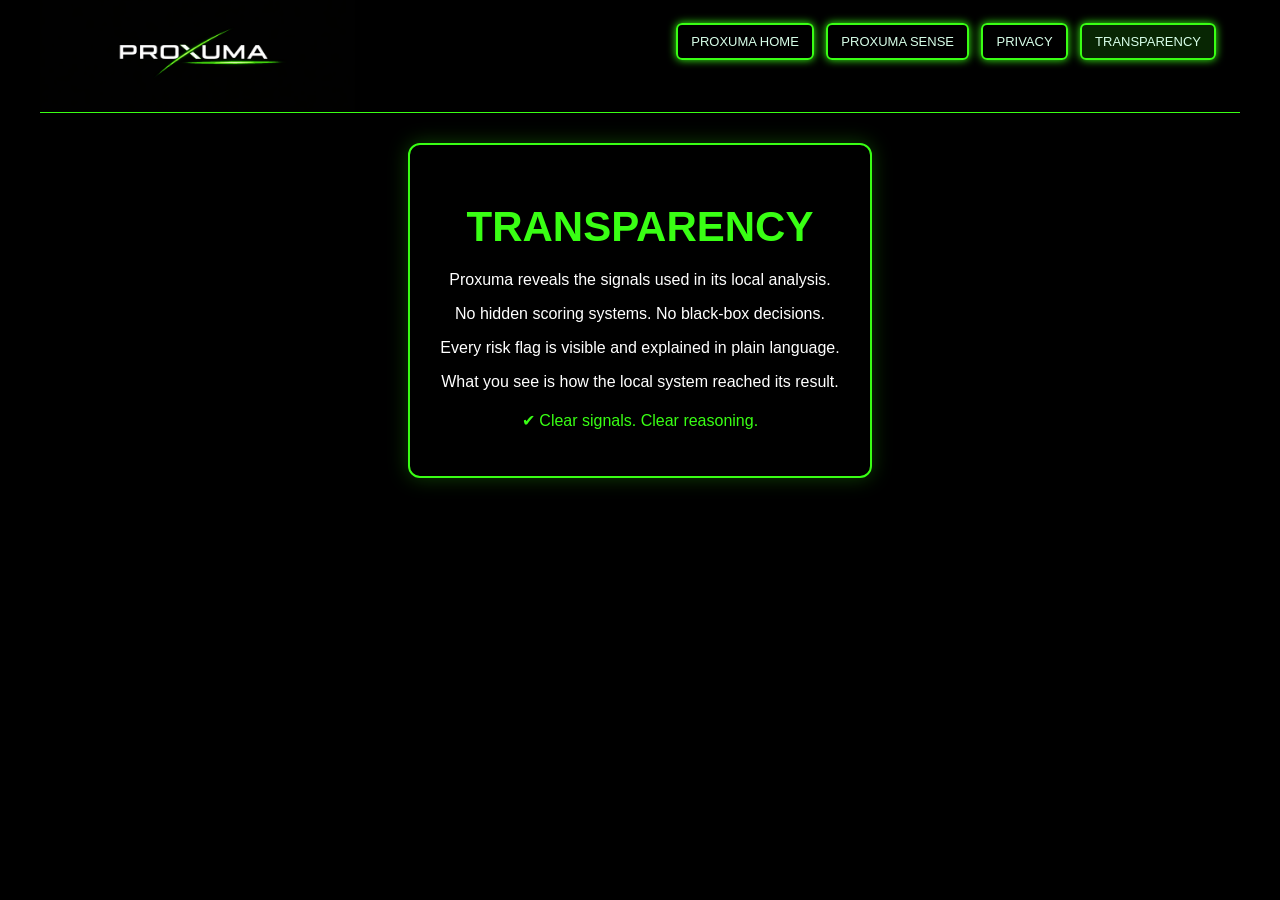
<file: transparency.html>
<!DOCTYPE html>
<html>
<head>
<meta charset="UTF-8">
<title>Transparency</title>
<style>
body{margin:0;background:#000;color:#fff;font-family:Arial;}
.header{
  position:relative;
  height:112px;
  max-width:1200px;
  margin:0 auto;
  width:100%;
  background:url('proxuma-logo.png') left center / 315px auto no-repeat;
  border-bottom:1px solid #39ff14;
}
.nav{
  position:absolute;
  right:24px;
  top:32px;
}
.nav a{
  text-decoration:none;
  color:#d8ffe9;
  border:2px solid #39ff14;
  padding:9px 13px;
  margin-left:8px;
  border-radius:6px;
  font-size:13px;
  box-shadow:0 0 8px #39ff14;
}
.nav a.active{
  background:rgba(57,255,20,0.15);
}
.page-wrap{
  max-width:1200px;
  margin:0 auto;
  padding:30px 20px;
  display:flex;
  justify-content:center;
}
.card{
  max-width:700px;
  padding:30px;
  border:2px solid #39ff14;
  border-radius:12px;
  box-shadow:0 0 20px rgba(57,255,20,0.25);
  background:rgba(0,0,0,0.6);
  text-align:center;
}
h1{color:#39ff14;font-size:42px;margin-bottom:20px;}
</style>
</head>
<body>

<div class="header">
  <div class="nav">
    <a href="https://scar197124.github.io/PROXUMA/">PROXUMA HOME</a>
    <a href="sense.html">PROXUMA SENSE</a>
    <a href="privacy.html">PRIVACY</a>
    <a href="transparency.html" class="active">TRANSPARENCY</a>
  </div>
</div>

<div class="page-wrap">
<div class="card">
<h1>TRANSPARENCY</h1>
<p>Proxuma reveals the signals used in its local analysis.</p>
<p>No hidden scoring systems. No black-box decisions.</p>
<p>Every risk flag is visible and explained in plain language.</p>
<p>What you see is how the local system reached its result.</p>
<p style="margin-top:20px;color:#39ff14;">✔ Clear signals. Clear reasoning.</p>
</div>
</div>
</body>
</html>
</file>
<file: shared/proxuma.theme.core.css>
/* =========================================================
   PROXUMA THEME CORE v1
   Shared across Proxuma Lite / Sense / Shield (light + dark)
   ========================================================= */

:root{
  --px-bg:#ffffff;
  --px-text:#000000;
  --px-text-soft:#111111;
  --px-border:#000000;
  --px-surface:#ffffff;
  --px-surface-soft:#fafafa;
  --px-muted-surface:#f5f5f5;

  --px-accent:#00ff66;
  --px-accent-soft:#00ff99;
  --px-glow:rgba(0,255,102,.35);
}

body.theme-light{
  --px-bg:#ffffff;
  --px-text:#000000;
  --px-text-soft:#111111;
  --px-border:#000000;
  --px-surface:#ffffff;
  --px-surface-soft:#fafafa;
  --px-muted-surface:#f5f5f5;
}

body.theme-dark{
  --px-bg:#050505;
  --px-text:#e6ffe6;
  --px-text-soft:#e6ffe6;
  --px-border:var(--px-accent);
  --px-surface:#050505;
  --px-surface-soft:#050505;
  --px-muted-surface:rgba(255,255,255,.06);
}

html,body{background:var(--px-bg);color:var(--px-text);}

body.theme-light h1,
body.theme-light h2,
body.theme-light h3,
body.theme-light h4,
body.theme-light h5,
body.theme-light h6,
body.theme-light p,
body.theme-light li,
body.theme-light label,
body.theme-light small,
body.theme-light input,
body.theme-light textarea,
body.theme-light select,
body.theme-light button,
body.theme-light .logo-subtitle,
body.theme-light .lead,
body.theme-light .tech-toggle,
body.theme-light .tech-details,
body.theme-light .scan-meta,
body.theme-light .scan-meta-block,
body.theme-light .qr-note,
body.theme-light .qr-status{
  color:var(--px-text) !important;
}

body.theme-light .logo-subtitle,
body.theme-light .scan-card-empty,
body.theme-light .heat-meter-label,
body.theme-light .qr-note,
body.theme-light .qr-note.small,
body.theme-light .qr-status{
  opacity:1 !important;
}

body.theme-light .risk-badge,
body.theme-light .risk-badge *,
body.theme-light .severity-chip{
  color:inherit !important;
}

body.theme-light header{border-bottom-color:var(--px-border) !important;}
body.theme-light .page-section{border-color:var(--px-border) !important;}
body.theme-light #scanInput{border-color:var(--px-border) !important;}
body.theme-light .scan-card{border-color:var(--px-border) !important;}
body.theme-light .secondary-button{border-color:var(--px-border) !important;}
</file>
<file: shared/style.css>
/* ===== Proxuma Lite - Styles (keeps layout + components) ===== */
*,*::before,*::after{box-sizing:border-box}
body{margin:0;font-family:system-ui,-apple-system,BlinkMacSystemFont,"Segoe UI",sans-serif;text-align:center}
header{border-bottom:2px solid var(--px-border);padding:16px 20px}
.header-inner{max-width:960px;margin:0 auto;display:flex;align-items:center;justify-content:space-between;gap:16px;flex-wrap:wrap}
.logo-block{text-align:left}
.logo-text{font-size:1.6rem;font-weight:700;letter-spacing:.08em;text-transform:uppercase}
.logo-subtitle{font-size:.8rem;opacity:1}
body.theme-dark .logo-text{color:var(--px-accent)}
nav button{padding:8px 16px;border:2px solid var(--px-border);background:var(--px-surface);cursor:pointer;margin:4px;font-size:.95rem;border-radius:999px;transition:transform .1s ease,box-shadow .1s ease}
nav button:hover{transform:translateY(-1px);box-shadow:0 2px 0 var(--px-border)}
body.theme-dark nav button{background:var(--px-surface);color:var(--px-text);border-color:var(--px-accent)}
body.theme-dark nav button:hover{box-shadow:0 0 8px var(--px-accent)}
.theme-toggle{display:flex;align-items:center;gap:8px;font-size:.8rem;justify-content:flex-end}
.switch{position:relative;display:inline-block;width:46px;height:24px}
.switch input{opacity:0;width:0;height:0}
.slider{position:absolute;cursor:pointer;inset:0;background-color:#000;border:2px solid var(--px-accent);border-radius:999px;transition:.3s}
.slider:before{position:absolute;content:"";height:18px;width:18px;left:3px;bottom:2px;background-color:#fff;border-radius:50%;transition:.3s}
input:checked + .slider{background-color:#fff}
input:checked + .slider:before{transform:translateX(20px);background-color:#000}
main{padding:30px 20px 60px}
.page-section{max-width:760px;margin:20px auto 0;text-align:left;padding:22px 24px;border-radius:14px;position:relative;border:2px solid var(--px-border);background:var(--px-surface)}
body.theme-dark .page-section{border-color:var(--px-accent);background:var(--px-surface);box-shadow:0 0 0 1px rgba(0,255,102,.25),0 0 14px rgba(0,255,102,.25)}
.page-section::before,.page-section::after{content:"";position:absolute;width:18px;height:18px;pointer-events:none}
.page-section::before{top:-2px;left:-2px;border-top:2px solid var(--px-border);border-left:2px solid var(--px-border)}
.page-section::after{bottom:-2px;right:-2px;border-bottom:2px solid var(--px-border);border-right:2px solid var(--px-border)}
body.theme-dark .page-section::before,body.theme-dark .page-section::after{border-color:var(--px-accent);box-shadow:0 0 6px rgba(0,255,102,.6)}
.lead{font-size:1rem;line-height:1.5;margin-bottom:1rem}
.feature-list{padding-left:1.2rem;margin-bottom:1rem}
.feature-list li{margin-bottom:.4rem}
.inline-link{border:none;background:none;color:#0066cc;text-decoration:underline;cursor:pointer;padding:0;font:inherit}
body.theme-dark .inline-link{color:var(--px-accent-soft)}
.scanner-input-row{display:flex;flex-wrap:wrap;gap:8px;margin:1rem 0}
#scanInput{flex:1 1 260px;padding:10px 12px;border-radius:999px;border:2px solid var(--px-border);font-size:.95rem;background:var(--px-surface);color:var(--px-text)}
body.theme-dark #scanInput{border-color:var(--px-accent)}
#scanButton{padding:10px 16px;border-radius:999px;border:2px solid var(--px-border);background:#111;color:#fff;cursor:pointer;font-size:.95rem}
body.theme-dark #scanButton{border-color:var(--px-accent);background:var(--px-accent);color:#000}
.scan-card{margin-top:20px;border-radius:12px;border:2px solid var(--px-border);padding:16px 16px 18px;background:var(--px-surface-soft);min-height:80px}
body.theme-dark .scan-card{background:var(--px-surface);border-color:var(--px-accent);box-shadow:0 0 12px rgba(0,255,102,.25)}
.scan-card-empty{font-style:italic;opacity:1}
.risk-badge{display:inline-flex;align-items:center;padding:4px 10px;border-radius:999px;font-size:.8rem;font-weight:600;margin-bottom:6px}
.risk-safe{background:#d5fdd5;color:#005f2b}
.risk-low{background:#e3f5ff;color:#004c7f}
.risk-medium{background:#fff8d8;color:#7f5a00}
.risk-high{background:#ffe2c9;color:#7f2c00}
.risk-critical{background:#ffd3d3;color:#7f0000}
body.theme-dark .risk-safe{background:rgba(0,255,102,.18);color:var(--px-accent);box-shadow:0 0 8px rgba(0,255,102,.5)}
body.theme-dark .risk-low{background:rgba(0,191,255,.18);color:#7fdeff;box-shadow:0 0 8px rgba(0,191,255,.5)}
body.theme-dark .risk-medium{background:rgba(255,255,0,.16);color:#ffe866;box-shadow:0 0 8px rgba(255,255,0,.4)}
body.theme-dark .risk-high{background:rgba(255,165,0,.18);color:#ffb347;box-shadow:0 0 8px rgba(255,165,0,.6)}
body.theme-dark .risk-critical{background:rgba(255,0,0,.18);color:#ff8080;box-shadow:0 0 8px rgba(255,0,0,.7)}
.heat-meter{margin-top:6px;margin-bottom:8px}
.heat-bar-wrapper{width:100%;height:14px;border-radius:999px;background:linear-gradient(90deg,#00c853,#ffd600,#ff6d00,#d50000);overflow:hidden;position:relative}
.heat-bar-fill{position:absolute;top:0;left:0;height:100%;width:0%;background:rgba(0,0,0,.25);mix-blend-mode:multiply;transition:width .35s ease-out}
.scan-meta{display:grid;grid-template-columns:repeat(auto-fit,minmax(160px,1fr));gap:10px;margin:10px 0;font-size:.85rem}
.scan-meta-block{padding:6px 8px;border-radius:8px;background:rgba(0,0,0,.03)}
body.theme-dark .scan-meta-block{background:rgba(0,255,102,.06)}
.findings-list,.suggestions-list{font-size:.9rem;padding-left:1.1rem;margin:4px 0}
.severity-chip{display:inline-block;padding:1px 8px;border-radius:999px;font-size:.7rem;margin-right:4px;font-weight:600}
.sev-critical{background:#ffdde0;color:#b00020}
.sev-high{background:#ffe9cf;color:#a05a00}
.sev-medium{background:#fff7d3;color:#8a6d00}
.sev-low{background:#e1f4ff;color:#005c99}
.tech-toggle{margin-top:10px;font-size:.85rem;cursor:pointer;text-decoration:underline}
.tech-details{margin-top:6px;font-size:.8rem;white-space:pre-wrap;font-family:ui-monospace,SFMono-Regular,Menlo,Monaco,Consolas,"Liberation Mono","Courier New",monospace;display:none;padding-top:4px;border-top:1px dashed rgba(0,0,0,.1);overflow-wrap:break-word;word-break:break-all}
body.theme-dark .tech-details{border-top-color:rgba(0,255,102,.3)}
.scanner-helper-row{margin-top:.25rem;display:flex;justify-content:center}
.secondary-button{padding:8px 14px;border-radius:999px;border:1px solid var(--px-border);background:transparent;font-size:.85rem;cursor:pointer}
body.theme-dark .secondary-button{border-color:var(--px-accent);color:var(--px-accent-soft)}
/* QR */
.qr-section{margin-top:20px;text-align:left}
.qr-header{display:flex;justify-content:space-between;align-items:center;gap:12px;margin-bottom:8px}
.qr-panel{border:1px solid rgba(0,0,0,.12);border-radius:10px;padding:12px;background:rgba(0,0,0,.02)}
body.theme-dark .qr-panel{border-color:rgba(255,255,255,.16);background:rgba(255,255,255,.03)}
.qr-layout{display:flex;flex-wrap:wrap;gap:16px;align-items:flex-start}
.qr-video-block{flex:2 1 220px}
.qr-video-frame{position:relative;border-radius:10px;overflow:hidden;background:#000;min-height:160px}
.qr-video-frame video{width:100%;height:auto;display:block}
.qr-overlay{position:absolute;inset:0;display:flex;align-items:center;justify-content:center;font-size:.85rem;color:rgba(255,255,255,.8);pointer-events:none;text-shadow:0 0 6px rgba(0,0,0,.7)}
.qr-controls{display:flex;gap:8px;margin-top:8px}
.qr-controls button{flex:1}
.qr-status{margin-top:6px;font-size:.8rem;opacity:1}
.qr-side{flex:1 1 200px;display:flex;flex-direction:column;gap:6px}
.qr-input{width:100%;padding:8px;border-radius:6px;border:1px solid rgba(0,0,0,.2);font-size:.9rem}
body.theme-dark .qr-input{background:rgba(0,0,0,.7);border-color:rgba(255,255,255,.25);color:#f5f5f5}
.qr-note{font-size:.8rem;opacity:1}
.qr-note.small{font-size:.75rem;opacity:1}
#qrToggleButton{background:var(--px-accent-soft)!important;color:#000!important;border:2px solid var(--px-accent-soft)!important;font-weight:700;box-shadow:0 0 8px var(--px-accent-soft)}
@media (max-width:768px){.qr-layout{flex-direction:column}}
@media (max-width:640px){.header-inner{justify-content:center;text-align:center}.logo-block{text-align:center}nav{width:100%;text-align:center}.theme-toggle{justify-content:center}main{padding:24px 12px 40px}}


/* ===== LIGHT THEME BUTTON FIX ===== */
/* Scanner + primary buttons should not be black-on-black in light theme */

body.theme-light #scanButton{
  background: transparent !important;
  color: var(--px-text) !important;
  border: 2px solid var(--px-border) !important;
}

body.theme-light #scanButton:hover{
  background: var(--px-muted-surface) !important;
}

body.theme-light nav button{
  background: transparent !important;
  color: var(--px-text) !important;
  border: 2px solid var(--px-border) !important;
}

body.theme-light .secondary-button{
  background: transparent !important;
  color: var(--px-text) !important;
  border: 1px solid var(--px-border) !important;
}



/* ===== Action Banner ===== */
.action-banner{
  margin-bottom:12px;
  padding:10px 14px;
  border-radius:10px;
  font-weight:600;
  border:2px solid var(--px-border);
}

.action-critical{ background:#ffd3d3; color:#7f0000; }
.action-high{ background:#ffe2c9; color:#7f2c00; }
.action-medium{ background:#fff8d8; color:#7f5a00; }
.action-low{ background:#e3f5ff; color:#004c7f; }
.action-safe{ background:#d5fdd5; color:#005f2b; }

.primary-concern{
  font-weight:500;
  margin-top:4px;
  font-size:.85rem;
}


/* ===== Dark Bottom White Strip Fix ===== */
/* Ensure base background always follows theme core variables */
html, body{
  background: var(--px-bg) !important;
  color: var(--px-text) !important;
}

main{
  background: transparent !important;
}


/* ===== Full Viewport Dark Fix ===== */
/* Prevent white gap when content is shorter than viewport */

html, body{
  min-height:100vh;
  background:var(--px-bg) !important;
}

main{
  min-height:calc(100vh - 120px);
  background:transparent !important;
}

/* Force dark surface explicitly in dark theme */
body.theme-dark{
  background:#050505 !important;
}



/* Proxuma Lite v2 result polish */
.verdict-banner {
  display:inline-block;
  padding:8px 12px;
  border-radius:999px;
  font-weight:700;
  margin-bottom:14px;
}
.verdict-unknown { background:#5a4a00; color:#ffd85a; }
.verdict-low { background:#10351f; color:#7ee2a8; }
.verdict-medium { background:#4a3210; color:#f8c16d; }
.verdict-high { background:#4a1111; color:#ff8f8f; }

.result-block { display:grid; gap:14px; }
.mini-label { font-size:.8rem; opacity:.8; text-transform:uppercase; letter-spacing:.04em; margin-bottom:4px; }
.primary-concern, .summary-block, .findings-block, .technical-details, .confidence-row, .risk-grid {
  background:rgba(255,255,255,.03);
  border:1px solid rgba(255,255,255,.08);
  border-radius:12px;
  padding:12px;
}
.score-line { margin:4px 0; }
.score-head { font-size:1.25rem; font-weight:700; }
.score-sub { opacity:.75; font-size:.92rem; }
.confidence-row { display:flex; justify-content:space-between; align-items:center; }
.risk-grid { display:grid; grid-template-columns:repeat(auto-fit,minmax(150px,1fr)); gap:10px; }
.risk-grid div { display:flex; justify-content:space-between; gap:8px; }
.finding { padding:10px 12px; border-radius:10px; margin-bottom:8px; }
.finding-low { background:rgba(120,220,160,.08); border:1px solid rgba(120,220,160,.18); }
.finding-medium { background:rgba(248,193,109,.08); border:1px solid rgba(248,193,109,.18); }
.finding-high { background:rgba(255,143,143,.08); border:1px solid rgba(255,143,143,.18); }
.finding-info { background:rgba(180,180,255,.08); border:1px solid rgba(180,180,255,.18); }
.technical-details summary { cursor:pointer; font-weight:600; }
.details-grid { display:grid; grid-template-columns:repeat(auto-fit,minmax(170px,1fr)); gap:8px; margin-top:10px; }


/* =========================================================
   PROXUMA LITE MAIN UI STABILIZATION LAYER
   Official Lite Main / glass interface support.
   ========================================================= */
body.theme-dark{background:#050505!important;color:var(--px-text)!important;}
body.theme-light{background:#ffffff!important;color:#000!important;}
.app-shell{min-height:100vh;background:radial-gradient(circle at top left,rgba(0,255,102,.10),transparent 32%),var(--px-bg);}
.main-wrap{max-width:1120px;margin:0 auto;padding:34px 18px 64px;}
.glass{border:1px solid rgba(0,255,102,.25);background:rgba(255,255,255,.06);box-shadow:0 18px 45px rgba(0,0,0,.18);backdrop-filter:blur(12px);}
body.theme-light .glass{background:rgba(255,255,255,.84);border-color:rgba(0,0,0,.12);box-shadow:0 12px 34px rgba(0,0,0,.08);}
.glass-inner{border:1px solid rgba(0,255,102,.20);background:rgba(0,0,0,.16);border-radius:18px;padding:18px;}
body.theme-light .glass-inner{background:rgba(0,0,0,.03);border-color:rgba(0,0,0,.10);}
.header-center{text-align:center;}
.proxuma-row{margin-bottom:6px;}
.core-button{display:inline-flex;align-items:center;justify-content:center;text-decoration:none;padding:8px 18px;border-radius:999px;border:2px solid var(--px-border);background:var(--px-surface);color:var(--px-text);font-weight:700;cursor:pointer;}
body.theme-dark .core-button{border-color:var(--px-accent);color:var(--px-accent-soft);box-shadow:0 0 10px rgba(0,255,102,.18);}
.nav-row{display:flex;gap:8px;align-items:center;justify-content:center;flex-wrap:wrap;}
.nav-button.active,.nav-button[aria-current="page"]{box-shadow:0 0 0 2px rgba(0,255,102,.25),0 0 10px rgba(0,255,102,.20);font-weight:700;}
.page-section{display:none;max-width:100%;border:none;background:transparent;padding:0;text-align:left;box-shadow:none;}
.page-section::before,.page-section::after{display:none;}
.page-section.active-page{display:block;}
.hero-card{display:grid;grid-template-columns:minmax(0,1.45fr) minmax(260px,.75fr);gap:24px;align-items:center;border-radius:28px;padding:30px;margin-bottom:22px;}
.hero-copy h1{font-size:clamp(2rem,5vw,4.4rem);line-height:.98;margin:8px 0 16px;letter-spacing:-.045em;}
.eyebrow{color:var(--px-accent-soft);font-weight:800;text-transform:uppercase;letter-spacing:.12em;font-size:.78rem;margin:0 0 8px;}
.hero-actions{display:flex;gap:12px;flex-wrap:wrap;margin-top:20px;}
.primary-button,.secondary-button{border-radius:999px;padding:11px 18px;font-weight:750;cursor:pointer;transition:transform .14s ease,box-shadow .14s ease,background .14s ease;}
.primary-button:hover,.secondary-button:hover{transform:translateY(-1px);}
.primary-button{border:2px solid var(--px-accent);background:var(--px-accent);color:#001b0b;}
.secondary-button{border:1px solid var(--px-border);background:transparent;color:var(--px-text);}
body.theme-dark .secondary-button{border-color:rgba(0,255,102,.45);color:var(--px-accent-soft);}
.hero-panel{display:grid;gap:12px;}
.mini-stat{border-radius:14px;padding:14px;background:rgba(255,255,255,.06);}
body.theme-light .mini-stat{background:rgba(0,0,0,.035);}
.mini-label{display:block;font-size:.72rem;text-transform:uppercase;letter-spacing:.10em;opacity:.74;margin-bottom:5px;}
.feature-grid{display:grid;grid-template-columns:repeat(3,minmax(0,1fr));gap:16px;}
.feature-card,.section-card{border-radius:24px;padding:22px;}
.feature-card h2,.section-card h1,.section-card h2{margin-top:0;}
.highlight-green{color:var(--px-accent-soft);}
.two-col{display:grid;grid-template-columns:repeat(2,minmax(0,1fr));gap:22px;}
.privacy-banner{margin-top:18px;border-radius:16px;border:1px solid rgba(0,255,102,.28);background:rgba(0,255,102,.08);padding:14px 16px;}
.scanner-head{display:flex;align-items:flex-start;justify-content:space-between;gap:16px;flex-wrap:wrap;margin-bottom:10px;}
.scanner-input-row{display:flex;gap:10px;margin:16px 0 10px;}
#scanInput{min-width:0;flex:1;padding:13px 15px;border-radius:999px;border:2px solid var(--px-border);background:var(--px-surface);color:var(--px-text);font-size:1rem;}
body.theme-dark #scanInput{border-color:rgba(0,255,102,.55);}
.scanner-helper-row{display:flex;align-items:center;justify-content:flex-start;gap:10px;flex-wrap:wrap;margin:10px 0 0;}
.status-text{font-size:.9rem;opacity:.86;}
#qrScannerWrap{border:1px solid rgba(0,255,102,.22);border-radius:18px;padding:14px;background:rgba(0,0,0,.10);}
body.theme-light #qrScannerWrap{background:rgba(0,0,0,.025);border-color:rgba(0,0,0,.10);}
#qrReader{overflow:hidden;border-radius:14px;}
.scan-card{margin-top:18px;}
body.theme-dark .scan-card{background:rgba(0,0,0,.28);}
.seo-section{max-width:960px;margin:34px auto 0;opacity:.95;}
@media (max-width:800px){.hero-card,.two-col{grid-template-columns:1fr}.feature-grid{grid-template-columns:1fr}.scanner-input-row{flex-direction:column}.primary-button,#scanButton{width:100%}.hero-card{padding:22px}.main-wrap{padding-inline:12px}}

.input-wrap{position:relative;flex:1;min-width:260px}
.input-wrap #scanInput{width:100%;padding-right:44px}
.input-clear-btn{
 position:absolute;right:10px;top:50%;transform:translateY(-50%);
 border:none;background:transparent;cursor:pointer;font-size:16px;
 color:inherit;opacity:.7;
}
.sample-chip-row{
  display:flex;
  flex-wrap:wrap;
  gap:10px;
  margin-top:10px;
  align-items:center;
}
.sample-chip,
.sample-chip.safe-chip,
.sample-chip.caution-chip{
  border:2px solid var(--proxuma-family-green, #24ff72) !important;
  background:#0b1115 !important;
  color:#ffffff !important;
  border-radius:999px !important;
  padding:10px 22px !important;
  cursor:pointer;
  font-weight:700 !important;
  letter-spacing:.02em;
  box-shadow:0 0 8px rgba(36,255,114,.12) !important;
  transition:.2s ease;
  text-decoration:none !important;
  display:inline-flex !important;
  align-items:center;
  justify-content:center;
  font-size:14px !important;
  line-height:1.15 !important;
  min-height:0 !important;
  width:auto !important;
}
.sample-chip:hover,
.sample-chip:focus-visible{
  transform:translateY(-1px);
  border-color:var(--proxuma-family-green, #24ff72) !important;
  box-shadow:0 0 18px rgba(36,255,114,.25) !important;
  color:#ffffff !important;
  background:linear-gradient(180deg,rgba(36,255,114,.18),rgba(36,255,114,.06)) !important;
  outline:none;
}
@media(max-width:768px){
  .sample-chip-row{gap:8px;}
  .sample-chip,
  .sample-chip.safe-chip,
  .sample-chip.caution-chip{padding:8px 16px !important;font-size:14px !important;}
}


/* PROXUMA v12.24 — Shared Button Lubrication */
:where(button,a,.btn,.chip,.pill-btn,.scanBtn,.clear,.explainBtn){-webkit-tap-highlight-color:rgba(36,255,114,.20);}
:where(button,.btn,.chip,.pill-btn,.scanBtn,.clear,.explainBtn){cursor:pointer;touch-action:manipulation;user-select:none;transition:transform .16s ease,box-shadow .16s ease,border-color .16s ease,background .16s ease,color .16s ease,opacity .16s ease;}
:where(button,.btn,.chip,.pill-btn,.scanBtn,.clear,.explainBtn):hover{transform:translateY(-1px);box-shadow:0 0 0 1px rgba(36,255,114,.18),0 8px 20px rgba(0,0,0,.26),0 0 16px rgba(36,255,114,.12);}
:where(button,.btn,.chip,.pill-btn,.scanBtn,.clear,.explainBtn):active{transform:translateY(1px) scale(.985);box-shadow:0 0 0 1px rgba(36,255,114,.12),0 4px 12px rgba(0,0,0,.24);}
:where(a,button,input,textarea,select):focus-visible{outline:3px solid rgba(36,255,114,.82);outline-offset:3px;box-shadow:0 0 0 5px rgba(36,255,114,.14);}
@media(max-width:720px){:where(button,.btn,.chip,.pill-btn,.scanBtn,.clear,.explainBtn){min-height:44px;}}
@media(prefers-reduced-motion:reduce){:where(button,.btn,.chip,.pill-btn,.scanBtn,.clear,.explainBtn){transition:none!important}:where(button,.btn,.chip,.pill-btn,.scanBtn,.clear,.explainBtn):hover,:where(button,.btn,.chip,.pill-btn,.scanBtn,.clear,.explainBtn):active{transform:none!important}}
</file>
